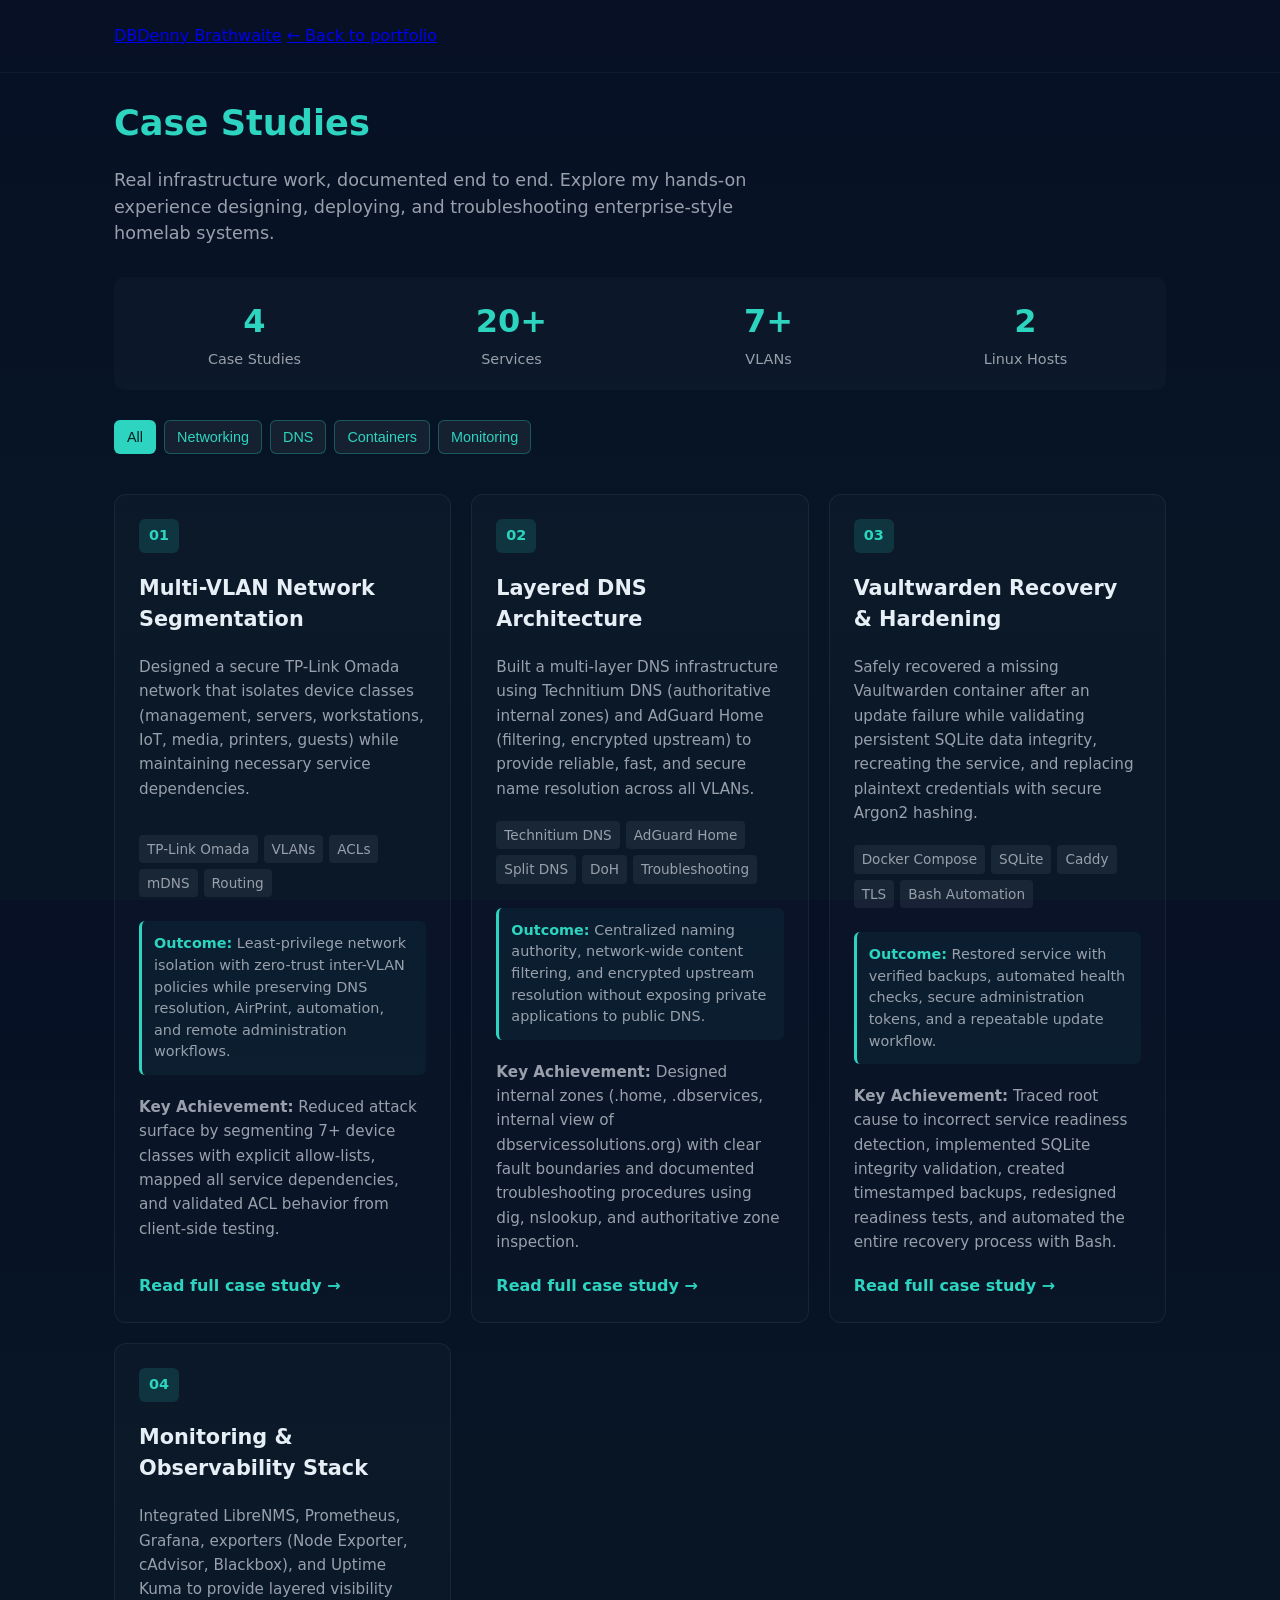
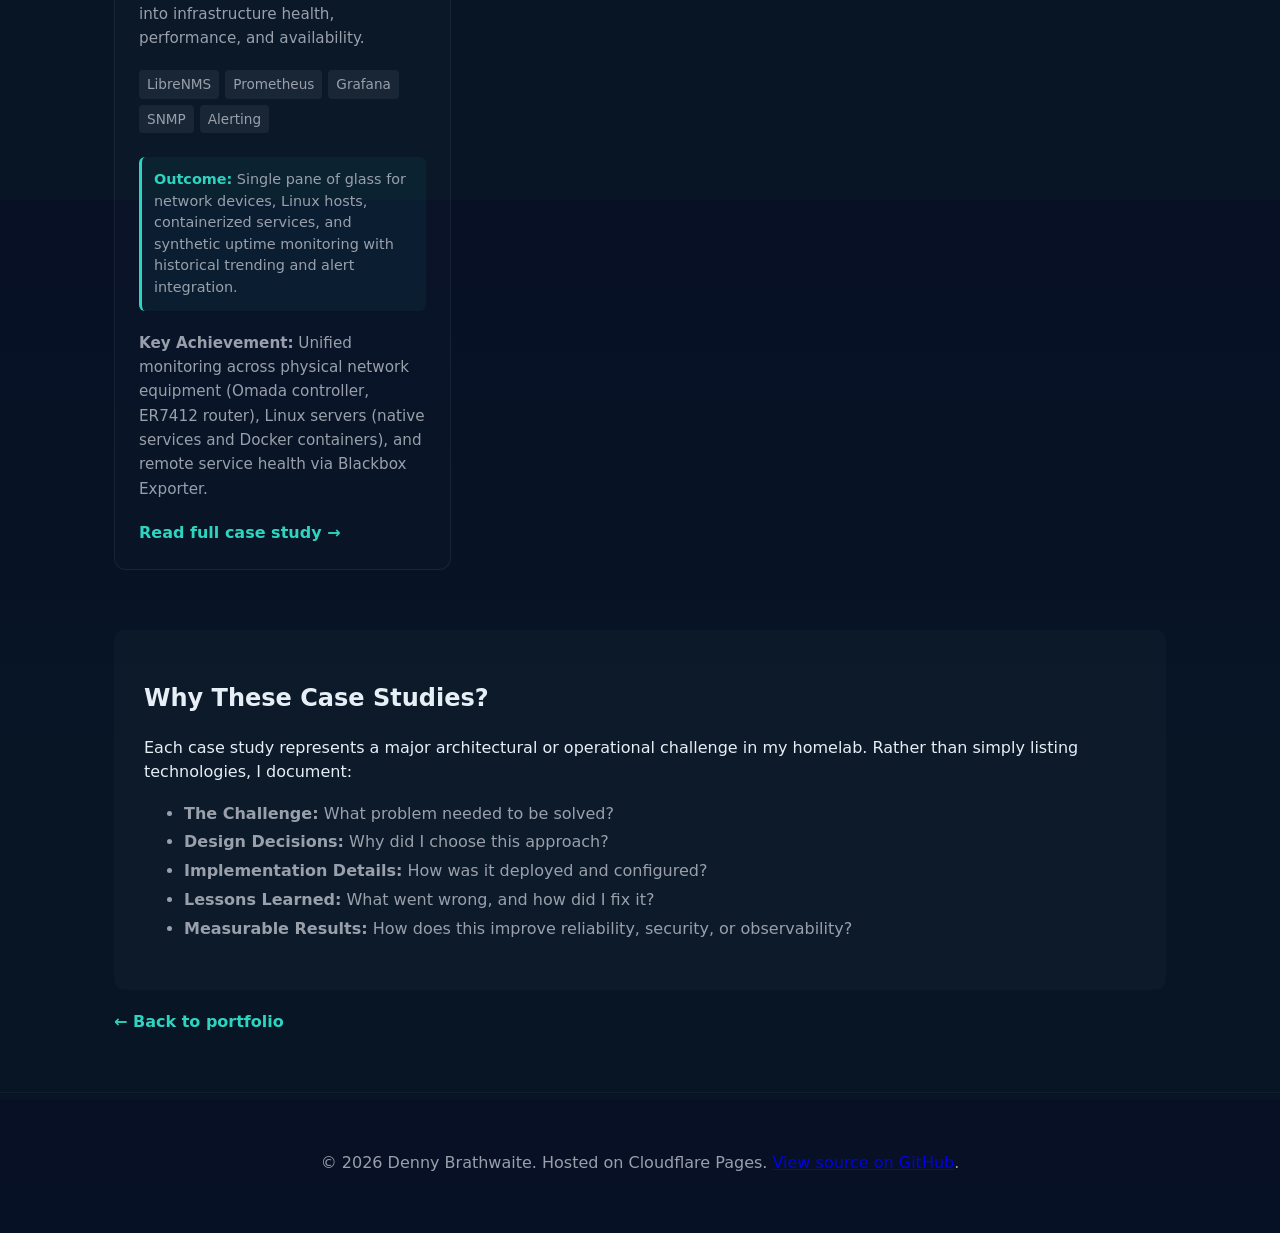
<file: case-studies.html>
<!doctype html>
<html lang="en">
<head>
  <meta charset="utf-8">
  <meta name="viewport" content="width=device-width, initial-scale=1">
  <meta name="theme-color" content="#071025">
  <title>Case Studies | Denny Brathwaite — Infrastructure Portfolio</title>
  <meta name="description" content="Explore real-world infrastructure case studies covering network segmentation, DNS architecture, container recovery, and monitoring stacks.">
  
  <!-- Open Graph / Social Sharing -->
  <meta property="og:type" content="website">
  <meta property="og:url" content="https://portfolio.dbservicessolutions.org/case-studies.html">
  <meta property="og:title" content="Case Studies | Denny Brathwaite">
  <meta property="og:description" content="Real infrastructure work documented end to end. Multi-VLAN networks, DNS architecture, container recovery, monitoring, and security hardening.">
  <meta property="og:image" content="https://portfolio.dbservicessolutions.org/assets/images/og-case-studies.jpg">
  <meta property="og:site_name" content="Denny Brathwaite Infrastructure Portfolio">
  
  <!-- Twitter Card -->
  <meta property="twitter:card" content="summary_large_image">
  <meta property="twitter:url" content="https://portfolio.dbservicessolutions.org/case-studies.html">
  <meta property="twitter:title" content="Case Studies | Denny Brathwaite">
  <meta property="twitter:description" content="Real infrastructure work: network segmentation, DNS architecture, container recovery, and monitoring.">
  <meta property="twitter:image" content="https://portfolio.dbservicessolutions.org/assets/images/og-case-studies.jpg">
  
  <!-- LinkedIn -->
  <meta property="linkedin:title" content="Infrastructure Case Studies | Denny Brathwaite">
  <meta property="linkedin:description" content="Multi-VLAN network design, layered DNS architecture, container recovery, and enterprise monitoring stacks.">
  
  <link rel="stylesheet" href="styles.css">
  <style>
    .case-studies-hero {
      margin-bottom: 40px;
    }
    
    .case-studies-hero h1 {
      font-size: 2.2rem;
      margin: 0 0 12px;
      color: var(--accent);
    }
    
    .case-studies-hero p {
      font-size: 1.1rem;
      color: var(--muted);
      max-width: 700px;
    }
    
    .filter-tags {
      display: flex;
      gap: 8px;
      flex-wrap: wrap;
      margin: 20px 0;
    }
    
    .filter-btn {
      background: rgba(255,255,255,0.06);
      border: 1px solid rgba(45,212,191,0.3);
      color: var(--accent);
      padding: 8px 12px;
      border-radius: 6px;
      cursor: pointer;
      font-size: 0.9rem;
      transition: all 0.18s ease;
    }
    
    .filter-btn:hover {
      background: rgba(45,212,191,0.1);
      border-color: var(--accent);
    }
    
    .filter-btn.active {
      background: var(--accent);
      color: #042024;
    }
    
    .case-grid {
      display: grid;
      grid-template-columns: repeat(auto-fit, minmax(320px, 1fr));
      gap: 20px;
      margin-top: 30px;
    }
    
    .case-card {
      background: linear-gradient(180deg, rgba(255,255,255,0.02), rgba(255,255,255,0.01));
      border: 1px solid rgba(255,255,255,0.06);
      border-radius: 12px;
      padding: 24px;
      transition: all 0.18s ease;
      display: flex;
      flex-direction: column;
    }
    
    .case-card:hover {
      border-color: rgba(45,212,191,0.3);
      box-shadow: 0 8px 24px rgba(45,212,191,0.1);
      transform: translateY(-2px);
    }
    
    .case-card .index {
      display: inline-block;
      background: rgba(45,212,191,0.15);
      color: var(--accent);
      padding: 6px 10px;
      border-radius: 6px;
      font-weight: 600;
      margin-bottom: 12px;
      align-self: flex-start;
      font-size: 0.9rem;
    }
    
    .case-card h3 {
      margin: 8px 0 12px;
      font-size: 1.3rem;
      color: var(--text);
    }
    
    .case-card p {
      color: var(--muted);
      font-size: 0.95rem;
      line-height: 1.6;
      flex-grow: 1;
      margin: 8px 0;
    }
    
    .case-card .outcome {
      background: rgba(45,212,191,0.05);
      padding: 12px;
      border-radius: 6px;
      border-left: 3px solid var(--accent);
      margin: 12px 0;
      font-size: 0.9rem;
    }
    
    .case-card .outcome strong {
      color: var(--accent);
    }
    
    .case-tags {
      display: flex;
      gap: 6px;
      flex-wrap: wrap;
      margin: 12px 0;
    }
    
    .tag {
      background: rgba(255,255,255,0.06);
      color: var(--muted);
      padding: 4px 8px;
      border-radius: 4px;
      font-size: 0.85rem;
      white-space: nowrap;
    }
    
    .case-link {
      display: inline-block;
      margin-top: 12px;
      color: var(--accent);
      text-decoration: none;
      font-weight: 600;
      transition: gap 0.18s ease;
    }
    
    .case-link:hover {
      text-decoration: underline;
    }
    
    .stats-row {
      display: grid;
      grid-template-columns: repeat(auto-fit, minmax(150px, 1fr));
      gap: 16px;
      margin: 30px 0;
      padding: 20px;
      background: rgba(255,255,255,0.02);
      border-radius: 10px;
    }
    
    .stat-item {
      text-align: center;
    }
    
    .stat-item .number {
      font-size: 2rem;
      font-weight: 700;
      color: var(--accent);
    }
    
    .stat-item .label {
      font-size: 0.9rem;
      color: var(--muted);
      margin-top: 4px;
    }
    
    .back-link {
      display: inline-block;
      margin-top: 20px;
      color: var(--accent);
      text-decoration: none;
      font-weight: 600;
    }
    
    .back-link:hover {
      text-decoration: underline;
    }
  </style>
</head>
<body>
  <a class="skip-link" href="#main">Skip to content</a>

  <header class="site-header">
    <nav class="nav container">
      <a class="brand" href="index.html"><span class="brand-mark">DB</span><span>Denny Brathwaite</span></a>
      <a href="index.html#projects">← Back to portfolio</a>
    </nav>
  </header>

  <main id="main" class="container">
    <section class="case-studies-hero">
      <h1>Case Studies</h1>
      <p>Real infrastructure work, documented end to end. Explore my hands-on experience designing, deploying, and troubleshooting enterprise-style homelab systems.</p>
      
      <div class="stats-row">
        <div class="stat-item">
          <div class="number">4</div>
          <div class="label">Case Studies</div>
        </div>
        <div class="stat-item">
          <div class="number">20+</div>
          <div class="label">Services</div>
        </div>
        <div class="stat-item">
          <div class="number">7+</div>
          <div class="label">VLANs</div>
        </div>
        <div class="stat-item">
          <div class="number">2</div>
          <div class="label">Linux Hosts</div>
        </div>
      </div>
      
      <div class="filter-tags">
        <button class="filter-btn active" data-filter="all">All</button>
        <button class="filter-btn" data-filter="networking">Networking</button>
        <button class="filter-btn" data-filter="dns">DNS</button>
        <button class="filter-btn" data-filter="containers">Containers</button>
        <button class="filter-btn" data-filter="monitoring">Monitoring</button>
      </div>
    </section>

    <section id="cases" class="case-grid">
      <!-- Case 01: Network Segmentation -->
      <article class="case-card" data-tags="networking">
        <span class="index">01</span>
        <h3>Multi-VLAN Network Segmentation</h3>
        <p>Designed a secure TP-Link Omada network that isolates device classes (management, servers, workstations, IoT, media, printers, guests) while maintaining necessary service dependencies.</p>
        
        <div class="case-tags">
          <span class="tag">TP-Link Omada</span>
          <span class="tag">VLANs</span>
          <span class="tag">ACLs</span>
          <span class="tag">mDNS</span>
          <span class="tag">Routing</span>
        </div>
        
        <div class="outcome">
          <strong>Outcome:</strong> Least-privilege network isolation with zero-trust inter-VLAN policies while preserving DNS resolution, AirPrint, automation, and remote administration workflows.
        </div>
        
        <p><strong>Key Achievement:</strong> Reduced attack surface by segmenting 7+ device classes with explicit allow-lists, mapped all service dependencies, and validated ACL behavior from client-side testing.</p>
        
        <a class="case-link" href="network-segmentation.html">Read full case study →</a>
      </article>

      <!-- Case 02: DNS Architecture -->
      <article class="case-card" data-tags="dns networking">
        <span class="index">02</span>
        <h3>Layered DNS Architecture</h3>
        <p>Built a multi-layer DNS infrastructure using Technitium DNS (authoritative internal zones) and AdGuard Home (filtering, encrypted upstream) to provide reliable, fast, and secure name resolution across all VLANs.</p>
        
        <div class="case-tags">
          <span class="tag">Technitium DNS</span>
          <span class="tag">AdGuard Home</span>
          <span class="tag">Split DNS</span>
          <span class="tag">DoH</span>
          <span class="tag">Troubleshooting</span>
        </div>
        
        <div class="outcome">
          <strong>Outcome:</strong> Centralized naming authority, network-wide content filtering, and encrypted upstream resolution without exposing private applications to public DNS.
        </div>
        
        <p><strong>Key Achievement:</strong> Designed internal zones (.home, .dbservices, internal view of dbservicessolutions.org) with clear fault boundaries and documented troubleshooting procedures using dig, nslookup, and authoritative zone inspection.</p>
        
        <a class="case-link" href="dns-architecture.html">Read full case study →</a>
      </article>

      <!-- Case 03: Vaultwarden Recovery -->
      <article class="case-card" data-tags="containers docker">
        <span class="index">03</span>
        <h3>Vaultwarden Recovery & Hardening</h3>
        <p>Safely recovered a missing Vaultwarden container after an update failure while validating persistent SQLite data integrity, recreating the service, and replacing plaintext credentials with secure Argon2 hashing.</p>
        
        <div class="case-tags">
          <span class="tag">Docker Compose</span>
          <span class="tag">SQLite</span>
          <span class="tag">Caddy</span>
          <span class="tag">TLS</span>
          <span class="tag">Bash Automation</span>
        </div>
        
        <div class="outcome">
          <strong>Outcome:</strong> Restored service with verified backups, automated health checks, secure administration tokens, and a repeatable update workflow.
        </div>
        
        <p><strong>Key Achievement:</strong> Traced root cause to incorrect service readiness detection, implemented SQLite integrity validation, created timestamped backups, redesigned readiness tests, and automated the entire recovery process with Bash.</p>
        
        <a class="case-link" href="vaultwarden-recovery.html">Read full case study →</a>
      </article>

      <!-- Case 04: Monitoring Stack -->
      <article class="case-card" data-tags="monitoring networking">
        <span class="index">04</span>
        <h3>Monitoring & Observability Stack</h3>
        <p>Integrated LibreNMS, Prometheus, Grafana, exporters (Node Exporter, cAdvisor, Blackbox), and Uptime Kuma to provide layered visibility into infrastructure health, performance, and availability.</p>
        
        <div class="case-tags">
          <span class="tag">LibreNMS</span>
          <span class="tag">Prometheus</span>
          <span class="tag">Grafana</span>
          <span class="tag">SNMP</span>
          <span class="tag">Alerting</span>
        </div>
        
        <div class="outcome">
          <strong>Outcome:</strong> Single pane of glass for network devices, Linux hosts, containerized services, and synthetic uptime monitoring with historical trending and alert integration.
        </div>
        
        <p><strong>Key Achievement:</strong> Unified monitoring across physical network equipment (Omada controller, ER7412 router), Linux servers (native services and Docker containers), and remote service health via Blackbox Exporter.</p>
        
        <a class="case-link" href="monitoring-stack.html">Read full case study →</a>
      </article>
    </section>

    <section style="margin-top: 60px; padding: 30px; background: rgba(255,255,255,0.02); border-radius: 10px;">
      <h2>Why These Case Studies?</h2>
      <p>Each case study represents a major architectural or operational challenge in my homelab. Rather than simply listing technologies, I document:</p>
      <ul style="color: var(--muted); line-height: 1.8;">
        <li><strong>The Challenge:</strong> What problem needed to be solved?</li>
        <li><strong>Design Decisions:</strong> Why did I choose this approach?</li>
        <li><strong>Implementation Details:</strong> How was it deployed and configured?</li>
        <li><strong>Lessons Learned:</strong> What went wrong, and how did I fix it?</li>
        <li><strong>Measurable Results:</strong> How does this improve reliability, security, or observability?</li>
      </ul>
    </section>

    <a class="back-link" href="index.html">← Back to portfolio</a>
  </main>

  <footer class="site-footer" role="contentinfo">
    <div class="container">
      <p>© <span id="year"></span> Denny Brathwaite. Hosted on Cloudflare Pages. <a href="https://github.com/MadHub2024/MadHub2024-homelab-infrastructure-portfolio" target="_blank" rel="noopener">View source on GitHub</a>.</p>
    </div>
  </footer>

  <script>
    document.addEventListener('DOMContentLoaded', function() {
      // Populate year
      const yearEl = document.getElementById('year');
      if (yearEl) yearEl.textContent = new Date().getFullYear();

      // Filter functionality
      const filterBtns = document.querySelectorAll('.filter-btn');
      const caseCards = document.querySelectorAll('.case-card');

      filterBtns.forEach(btn => {
        btn.addEventListener('click', () => {
          const filter = btn.getAttribute('data-filter');
          
          // Update active button
          filterBtns.forEach(b => b.classList.remove('active'));
          btn.classList.add('active');

          // Filter cards
          caseCards.forEach(card => {
            const tags = card.getAttribute('data-tags');
            if (filter === 'all' || tags.includes(filter)) {
              card.style.display = '';
              setTimeout(() => card.style.opacity = '1', 10);
            } else {
              card.style.opacity = '0.3';
              card.style.pointerEvents = 'none';
            }
          });
        });
      });
    });
  </script>
</body>
</html>
</file>
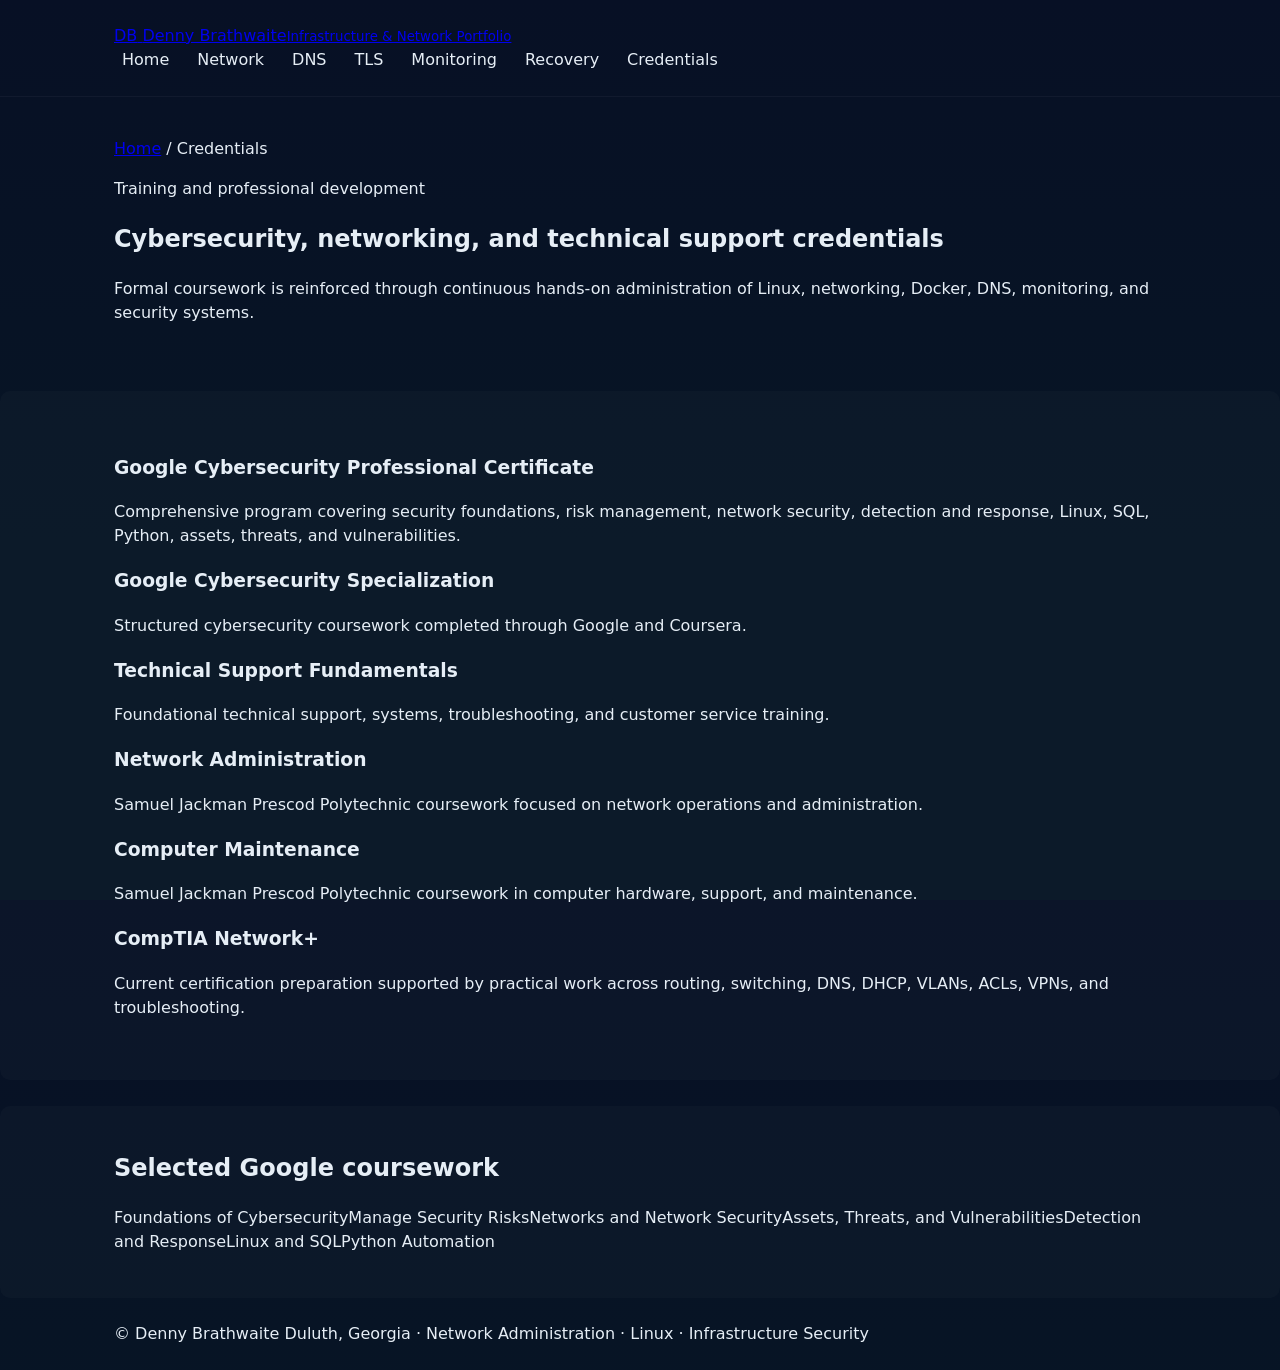
<file: certificates.html>
<!doctype html>
<html lang="en">
<head>
  <meta charset="utf-8">
  <meta name="viewport" content="width=device-width, initial-scale=1">
  <title>Credentials | Denny Brathwaite</title>
  <meta name="description" content="Cybersecurity, networking, and technical support credentials.">
  <link rel="stylesheet" href="styles.css">
</head>
<body>
<a class="skip-link" href="#main">Skip to content</a>

<header class="site-header">
  <div class="container nav-wrap">
    <a class="brand" href="index.html">
      <span class="brand-mark">DB</span>
      <span class="brand-copy">Denny Brathwaite<small>Infrastructure & Network Portfolio</small></span>
    </a>
    <button class="nav-toggle" aria-expanded="false" aria-label="Open navigation">Menu</button>
    <nav class="site-nav" aria-label="Primary">
      <ul>
        <li><a href="index.html">Home</a></li>
        <li><a href="network-segmentation.html">Network</a></li>
        <li><a href="dns-architecture.html">DNS</a></li>
        <li><a href="tls-architecture.html">TLS</a></li>
        <li><a href="monitoring-stack.html">Monitoring</a></li>
        <li><a href="vaultwarden-recovery.html">Recovery</a></li>
        <li><a href="certificates.html">Credentials</a></li>
      </ul>
    </nav>
  </div>
</header>

<main id="main">

<section class="page-hero container"><p class="breadcrumbs"><a href="index.html">Home</a> / Credentials</p><p class="eyebrow">Training and professional development</p><h1>Cybersecurity, networking, and technical support credentials</h1><p class="lead">Formal coursework is reinforced through continuous hands-on administration of Linux, networking, Docker, DNS, monitoring, and security systems.</p></section>
<section class="section"><div class="container"><div class="grid-3">
<article class="card"><h3>Google Cybersecurity Professional Certificate</h3><p>Comprehensive program covering security foundations, risk management, network security, detection and response, Linux, SQL, Python, assets, threats, and vulnerabilities.</p></article>
<article class="card"><h3>Google Cybersecurity Specialization</h3><p>Structured cybersecurity coursework completed through Google and Coursera.</p></article>
<article class="card"><h3>Technical Support Fundamentals</h3><p>Foundational technical support, systems, troubleshooting, and customer service training.</p></article>
<article class="card"><h3>Network Administration</h3><p>Samuel Jackman Prescod Polytechnic coursework focused on network operations and administration.</p></article>
<article class="card"><h3>Computer Maintenance</h3><p>Samuel Jackman Prescod Polytechnic coursework in computer hardware, support, and maintenance.</p></article>
<article class="card"><h3>CompTIA Network+</h3><p>Current certification preparation supported by practical work across routing, switching, DNS, DHCP, VLANs, ACLs, VPNs, and troubleshooting.</p></article>
</div></div></section>
<section class="section"><div class="container card"><h2>Selected Google coursework</h2><div class="tag-row"><span class="tag">Foundations of Cybersecurity</span><span class="tag">Manage Security Risks</span><span class="tag">Networks and Network Security</span><span class="tag">Assets, Threats, and Vulnerabilities</span><span class="tag">Detection and Response</span><span class="tag">Linux and SQL</span><span class="tag">Python Automation</span></div></div></section>

</main>

<footer class="footer">
  <div class="container footer-inner">
    <span>© <span data-year></span> Denny Brathwaite</span>
    <span>Duluth, Georgia · Network Administration · Linux · Infrastructure Security</span>
  </div>
</footer>
<script src="script.js"></script>

</body>
</html>
</file>
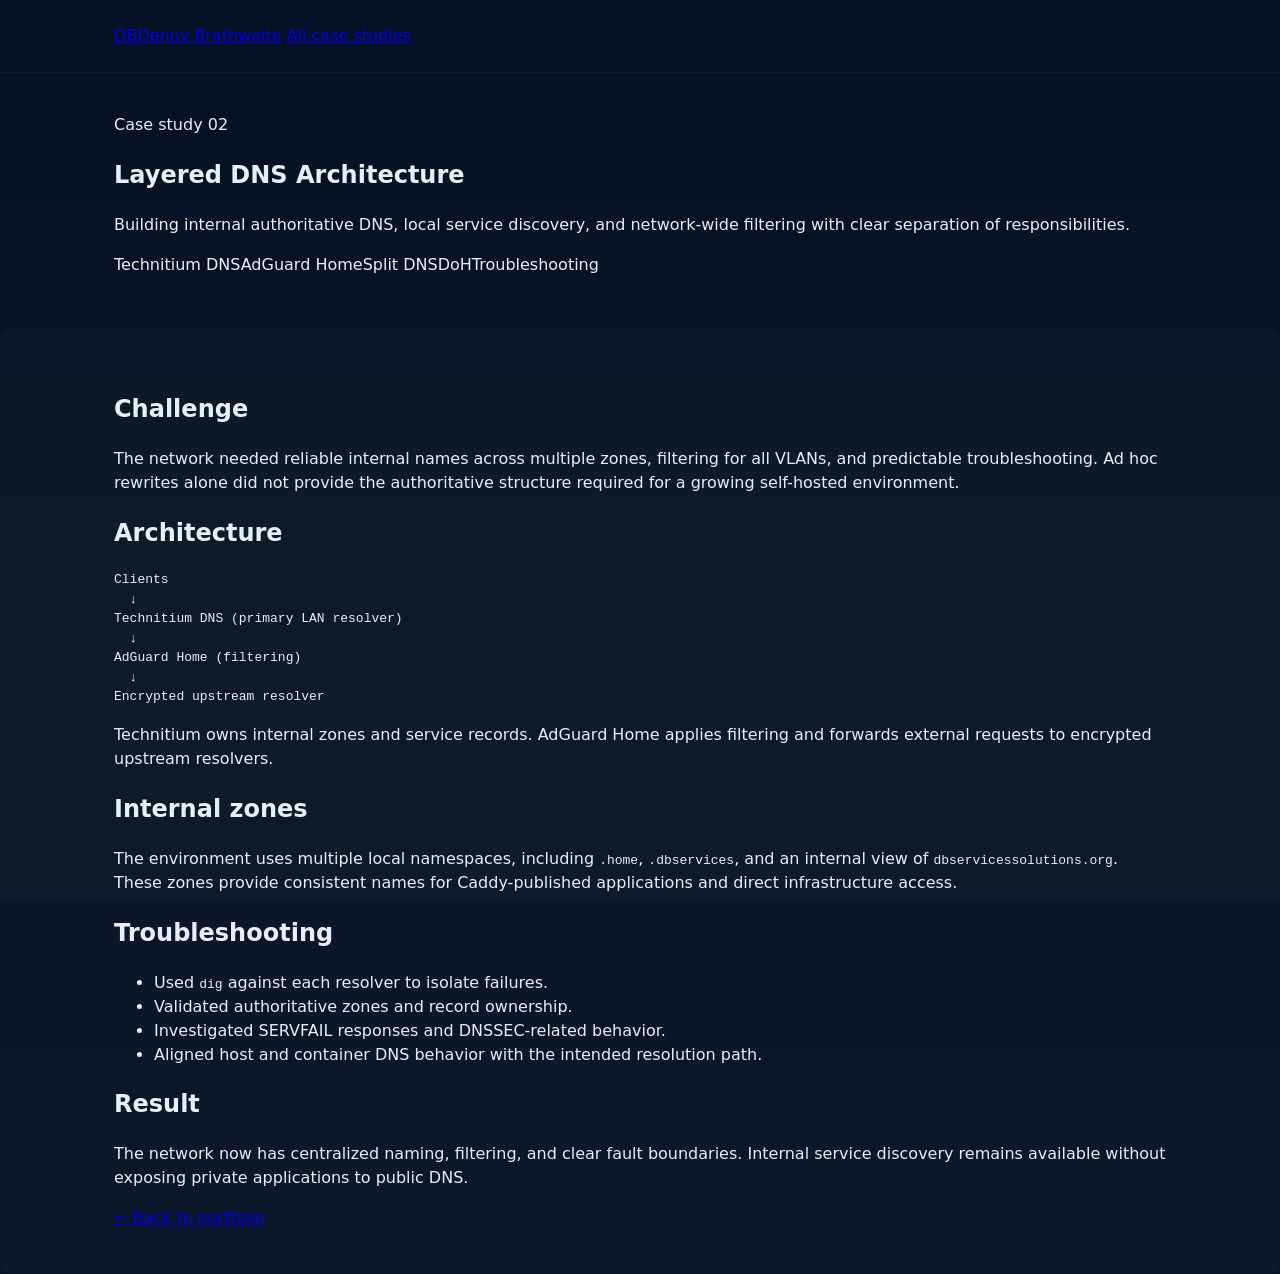
<file: dns-architecture.html>
<!doctype html>
<html lang="en">
<head>
  <meta charset="utf-8">
  <meta name="viewport" content="width=device-width, initial-scale=1">
  <title>Layered DNS Architecture | Denny Brathwaite</title>
  <link rel="stylesheet" href="../styles.css">
</head>
<body>
  <header class="site-header">
    <nav class="nav container">
      <a class="brand" href="../index.html"><span class="brand-mark">DB</span><span>Denny Brathwaite</span></a>
      <a href="../index.html#projects">All case studies</a>
    </nav>
  </header>
  <main>
    <section class="case-hero">
      <div class="container case-body">
        <p class="eyebrow">Case study 02</p>
        <h1>Layered DNS Architecture</h1>
        <p class="hero-copy">Building internal authoritative DNS, local service discovery, and network-wide filtering with clear separation of responsibilities.</p>
        <div class="case-meta"><span class="tag">Technitium DNS</span><span class="tag">AdGuard Home</span><span class="tag">Split DNS</span><span class="tag">DoH</span><span class="tag">Troubleshooting</span></div>
      </div>
    </section>
    <section class="section">
      <article class="container case-body">
        <h2>Challenge</h2>
<p>The network needed reliable internal names across multiple zones, filtering for all VLANs, and predictable troubleshooting. Ad hoc rewrites alone did not provide the authoritative structure required for a growing self-hosted environment.</p>
<h2>Architecture</h2>
<pre>Clients
  ↓
Technitium DNS (primary LAN resolver)
  ↓
AdGuard Home (filtering)
  ↓
Encrypted upstream resolver</pre>
<p>Technitium owns internal zones and service records. AdGuard Home applies filtering and forwards external requests to encrypted upstream resolvers.</p>
<h2>Internal zones</h2>
<p>The environment uses multiple local namespaces, including <code>.home</code>, <code>.dbservices</code>, and an internal view of <code>dbservicessolutions.org</code>. These zones provide consistent names for Caddy-published applications and direct infrastructure access.</p>
<h2>Troubleshooting</h2>
<ul><li>Used <code>dig</code> against each resolver to isolate failures.</li><li>Validated authoritative zones and record ownership.</li><li>Investigated SERVFAIL responses and DNSSEC-related behavior.</li><li>Aligned host and container DNS behavior with the intended resolution path.</li></ul>
<h2>Result</h2>
<p>The network now has centralized naming, filtering, and clear fault boundaries. Internal service discovery remains available without exposing private applications to public DNS.</p>

        <a class="back-link" href="../index.html#projects">← Back to portfolio</a>
      </article>
    </section>
  </main>
</body>
</html>
</file>
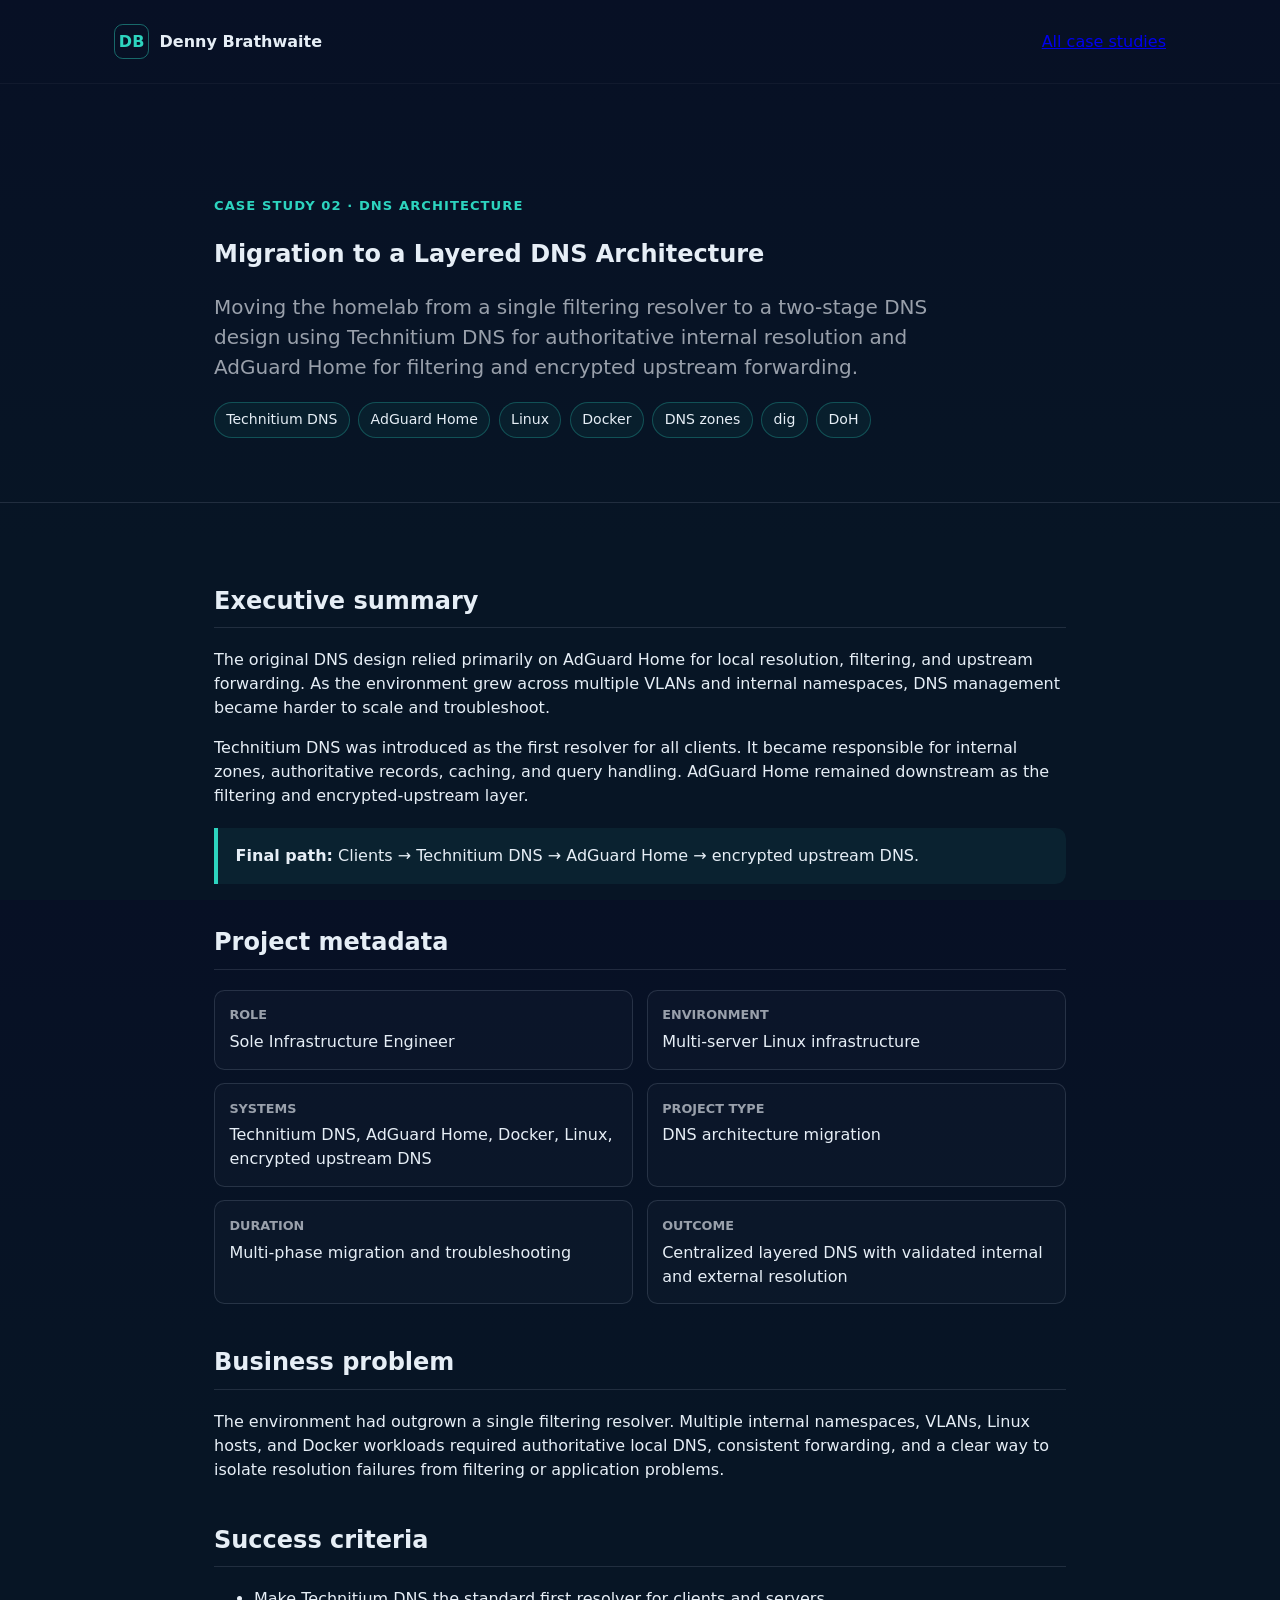
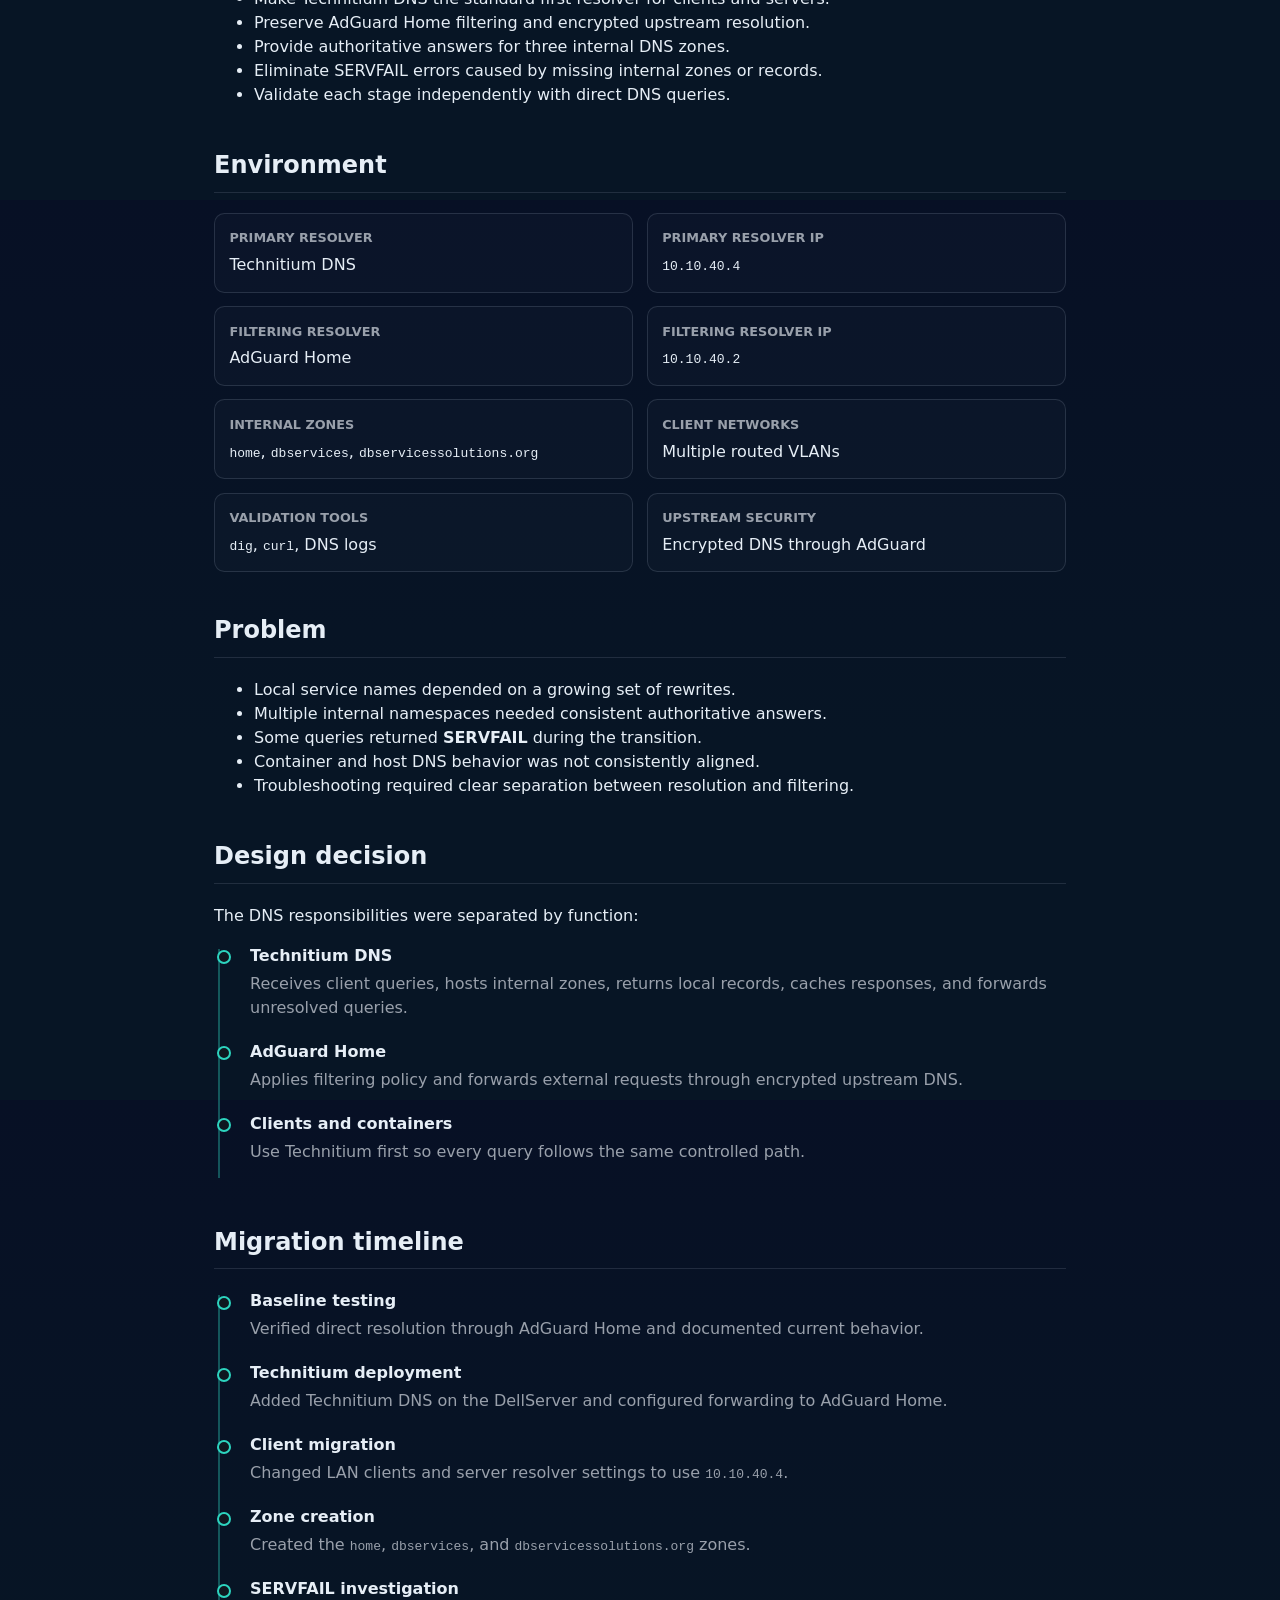
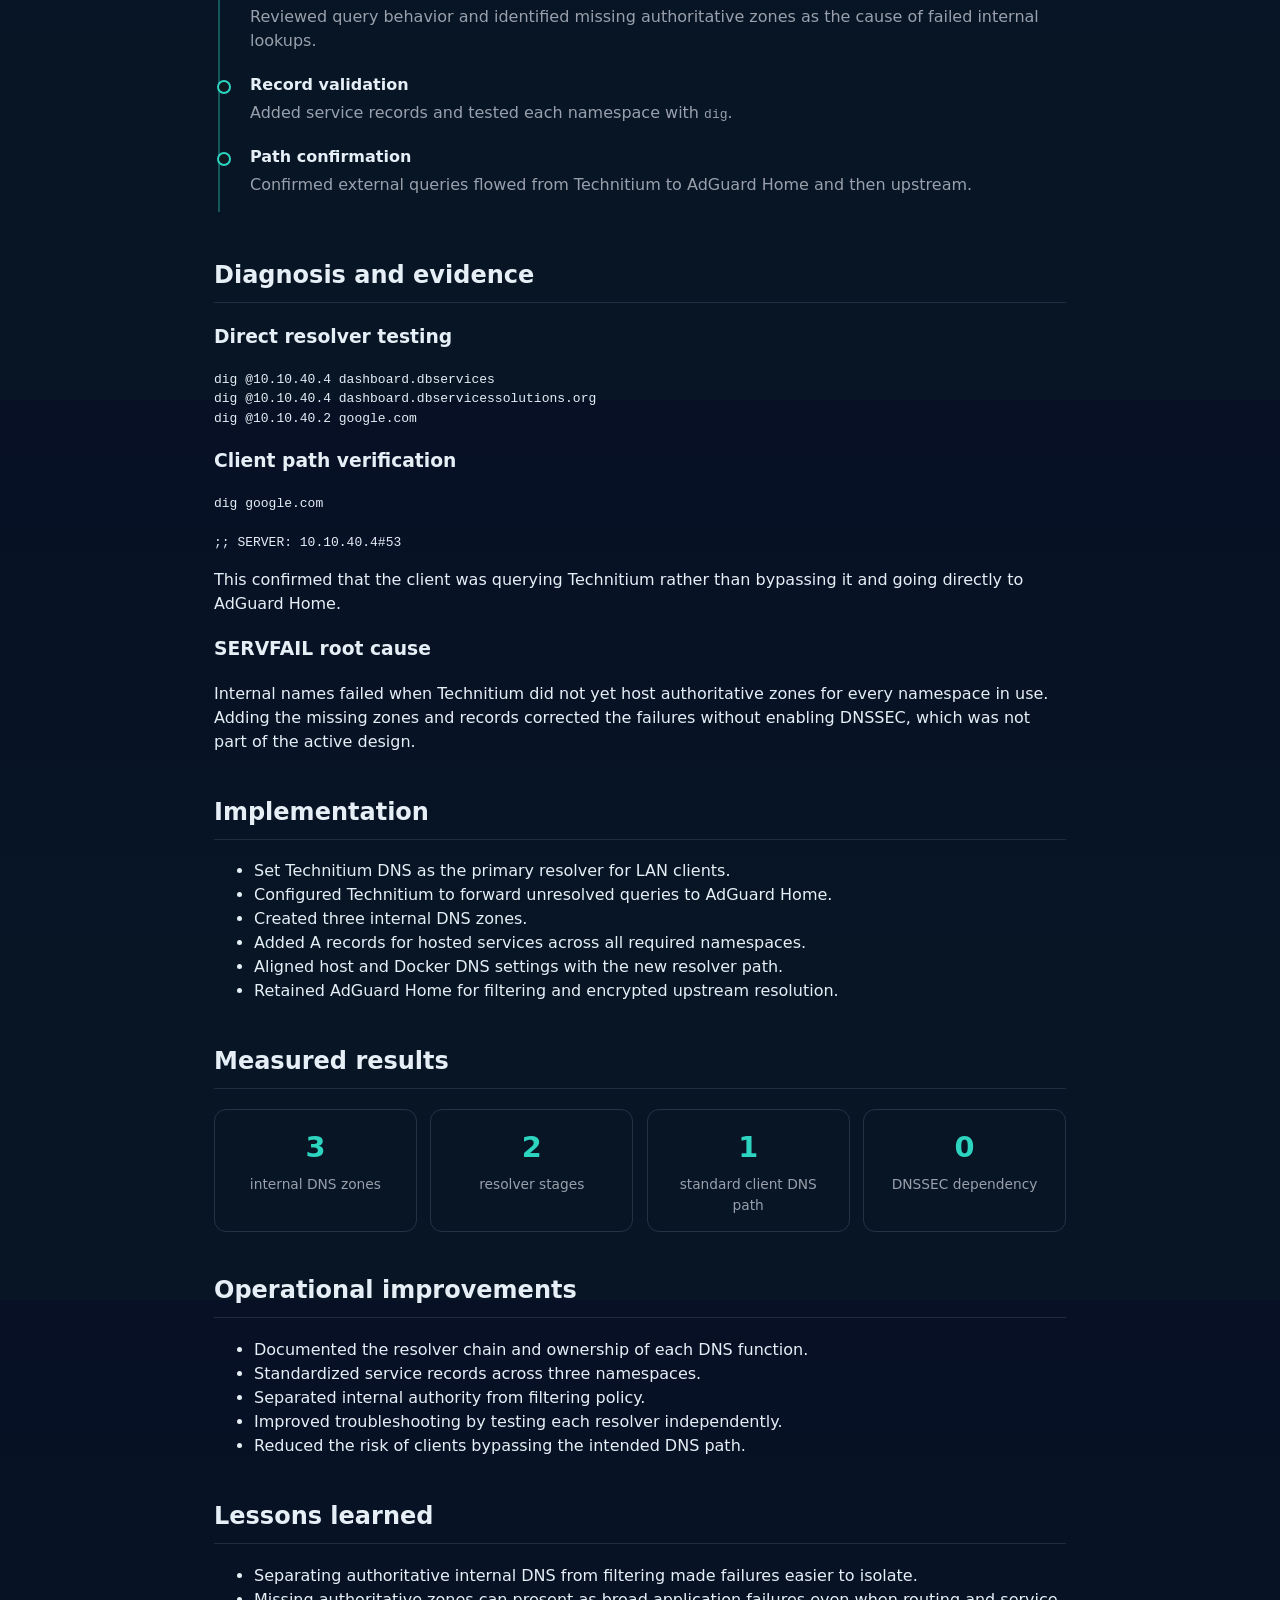
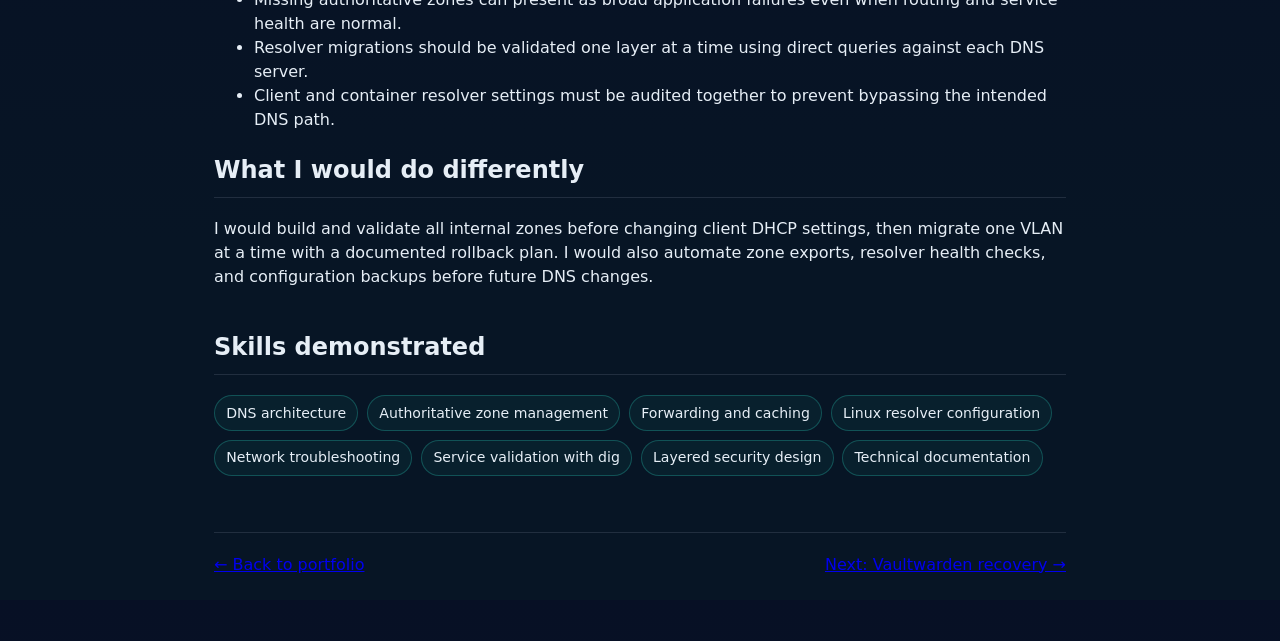
<file: dns-migration.html>
<!doctype html>
<html lang="en">
<head>
  <meta charset="utf-8">
  <meta name="viewport" content="width=device-width, initial-scale=1">
  <title>Layered DNS Migration Case Study | Denny Brathwaite</title>
  <meta
    name="description"
    content="Case study documenting the migration to a layered Technitium DNS and AdGuard Home architecture."
  >
  <link rel="stylesheet" href="styles.css">
</head>
<body>
  <a class="skip-link" href="#main">Skip to case study</a>

  <header class="site-header">
    <div class="container incident-nav">
      <a class="incident-brand" href="index.html">
        <span aria-hidden="true">DB</span>
        <span>Denny Brathwaite</span>
      </a>
      <nav aria-label="Case study navigation">
        <a href="index.html#case-studies">All case studies</a>
      </nav>
    </div>
  </header>

  <main id="main">
    <section class="incident-hero">
      <div class="container incident-container">
        <p class="incident-eyebrow">Case Study 02 · DNS Architecture</p>
        <h1>Migration to a Layered DNS Architecture</h1>
        <p class="incident-lead">
          Moving the homelab from a single filtering resolver to a two-stage
          DNS design using Technitium DNS for authoritative internal resolution
          and AdGuard Home for filtering and encrypted upstream forwarding.
        </p>

        <div class="incident-tags" aria-label="Technologies used">
          <span>Technitium DNS</span>
          <span>AdGuard Home</span>
          <span>Linux</span>
          <span>Docker</span>
          <span>DNS zones</span>
          <span>dig</span>
          <span>DoH</span>
        </div>
      </div>
    </section>

    <article class="container incident-container incident-report">
      <section>
        <h2>Executive summary</h2>
        <p>
          The original DNS design relied primarily on AdGuard Home for local
          resolution, filtering, and upstream forwarding. As the environment
          grew across multiple VLANs and internal namespaces, DNS management
          became harder to scale and troubleshoot.
        </p>

        <p>
          Technitium DNS was introduced as the first resolver for all clients.
          It became responsible for internal zones, authoritative records,
          caching, and query handling. AdGuard Home remained downstream as the
          filtering and encrypted-upstream layer.
        </p>

        <div class="incident-callout">
          <strong>Final path:</strong>
          Clients → Technitium DNS → AdGuard Home → encrypted upstream DNS.
        </div>
      </section>

      <!-- PROJECT-CONTEXT:START -->
      <section>
        <h2>Project metadata</h2>
        <dl class="incident-facts">
          <div><dt>Role</dt><dd>Sole Infrastructure Engineer</dd></div>
          <div><dt>Environment</dt><dd>Multi-server Linux infrastructure</dd></div>
          <div><dt>Systems</dt><dd>Technitium DNS, AdGuard Home, Docker, Linux, encrypted upstream DNS</dd></div>
          <div><dt>Project type</dt><dd>DNS architecture migration</dd></div>
          <div><dt>Duration</dt><dd>Multi-phase migration and troubleshooting</dd></div>
          <div><dt>Outcome</dt><dd>Centralized layered DNS with validated internal and external resolution</dd></div>
        </dl>
      </section>

      <section>
        <h2>Business problem</h2>
        <p>
          The environment had outgrown a single filtering resolver. Multiple
          internal namespaces, VLANs, Linux hosts, and Docker workloads required
          authoritative local DNS, consistent forwarding, and a clear way to
          isolate resolution failures from filtering or application problems.
        </p>
      </section>

      <section>
        <h2>Success criteria</h2>
        <ul>
          <li>Make Technitium DNS the standard first resolver for clients and servers.</li>
          <li>Preserve AdGuard Home filtering and encrypted upstream resolution.</li>
          <li>Provide authoritative answers for three internal DNS zones.</li>
          <li>Eliminate SERVFAIL errors caused by missing internal zones or records.</li>
          <li>Validate each stage independently with direct DNS queries.</li>
        </ul>
      </section>
      <!-- PROJECT-CONTEXT:END -->

      <section>
        <h2>Environment</h2>
        <dl class="incident-facts">
          <div><dt>Primary resolver</dt><dd>Technitium DNS</dd></div>
          <div><dt>Primary resolver IP</dt><dd><code>10.10.40.4</code></dd></div>
          <div><dt>Filtering resolver</dt><dd>AdGuard Home</dd></div>
          <div><dt>Filtering resolver IP</dt><dd><code>10.10.40.2</code></dd></div>
          <div><dt>Internal zones</dt><dd><code>home</code>, <code>dbservices</code>, <code>dbservicessolutions.org</code></dd></div>
          <div><dt>Client networks</dt><dd>Multiple routed VLANs</dd></div>
          <div><dt>Validation tools</dt><dd><code>dig</code>, <code>curl</code>, DNS logs</dd></div>
          <div><dt>Upstream security</dt><dd>Encrypted DNS through AdGuard</dd></div>
        </dl>
      </section>

      <section>
        <h2>Problem</h2>
        <ul>
          <li>Local service names depended on a growing set of rewrites.</li>
          <li>Multiple internal namespaces needed consistent authoritative answers.</li>
          <li>Some queries returned <strong>SERVFAIL</strong> during the transition.</li>
          <li>Container and host DNS behavior was not consistently aligned.</li>
          <li>Troubleshooting required clear separation between resolution and filtering.</li>
        </ul>
      </section>

      <section>
        <h2>Design decision</h2>
        <p>
          The DNS responsibilities were separated by function:
        </p>

        <ol class="incident-timeline">
          <li>
            <strong>Technitium DNS</strong>
            <span>
              Receives client queries, hosts internal zones, returns local
              records, caches responses, and forwards unresolved queries.
            </span>
          </li>
          <li>
            <strong>AdGuard Home</strong>
            <span>
              Applies filtering policy and forwards external requests through
              encrypted upstream DNS.
            </span>
          </li>
          <li>
            <strong>Clients and containers</strong>
            <span>
              Use Technitium first so every query follows the same controlled path.
            </span>
          </li>
        </ol>
      </section>

      <section>
        <h2>Migration timeline</h2>
        <ol class="incident-timeline">
          <li><strong>Baseline testing</strong><span>Verified direct resolution through AdGuard Home and documented current behavior.</span></li>
          <li><strong>Technitium deployment</strong><span>Added Technitium DNS on the DellServer and configured forwarding to AdGuard Home.</span></li>
          <li><strong>Client migration</strong><span>Changed LAN clients and server resolver settings to use <code>10.10.40.4</code>.</span></li>
          <li><strong>Zone creation</strong><span>Created the <code>home</code>, <code>dbservices</code>, and <code>dbservicessolutions.org</code> zones.</span></li>
          <li><strong>SERVFAIL investigation</strong><span>Reviewed query behavior and identified missing authoritative zones as the cause of failed internal lookups.</span></li>
          <li><strong>Record validation</strong><span>Added service records and tested each namespace with <code>dig</code>.</span></li>
          <li><strong>Path confirmation</strong><span>Confirmed external queries flowed from Technitium to AdGuard Home and then upstream.</span></li>
        </ol>
      </section>

      <section>
        <h2>Diagnosis and evidence</h2>

        <h3>Direct resolver testing</h3>
        <pre><code>dig @10.10.40.4 dashboard.dbservices
dig @10.10.40.4 dashboard.dbservicessolutions.org
dig @10.10.40.2 google.com</code></pre>

        <h3>Client path verification</h3>
        <pre><code>dig google.com

;; SERVER: 10.10.40.4#53</code></pre>

        <p>
          This confirmed that the client was querying Technitium rather than
          bypassing it and going directly to AdGuard Home.
        </p>

        <h3>SERVFAIL root cause</h3>
        <p>
          Internal names failed when Technitium did not yet host authoritative
          zones for every namespace in use. Adding the missing zones and records
          corrected the failures without enabling DNSSEC, which was not part of
          the active design.
        </p>
      </section>

      <section>
        <h2>Implementation</h2>
        <ul>
          <li>Set Technitium DNS as the primary resolver for LAN clients.</li>
          <li>Configured Technitium to forward unresolved queries to AdGuard Home.</li>
          <li>Created three internal DNS zones.</li>
          <li>Added A records for hosted services across all required namespaces.</li>
          <li>Aligned host and Docker DNS settings with the new resolver path.</li>
          <li>Retained AdGuard Home for filtering and encrypted upstream resolution.</li>
        </ul>
      </section>

      <section>
        <h2>Measured results</h2>
        <div class="incident-results">
          <article><strong>3</strong><span>internal DNS zones</span></article>
          <article><strong>2</strong><span>resolver stages</span></article>
          <article><strong>1</strong><span>standard client DNS path</span></article>
          <article><strong>0</strong><span>DNSSEC dependency</span></article>
        </div>
      </section>

      <section>
        <h2>Operational improvements</h2>
        <ul>
          <li>Documented the resolver chain and ownership of each DNS function.</li>
          <li>Standardized service records across three namespaces.</li>
          <li>Separated internal authority from filtering policy.</li>
          <li>Improved troubleshooting by testing each resolver independently.</li>
          <li>Reduced the risk of clients bypassing the intended DNS path.</li>
        </ul>
      </section>
      <!-- REFLECTION-SECTION:START -->
      <section>
        <h2>Lessons learned</h2>
        <ul>
          <li>Separating authoritative internal DNS from filtering made failures easier to isolate.</li>
          <li>Missing authoritative zones can present as broad application failures even when routing and service health are normal.</li>
          <li>Resolver migrations should be validated one layer at a time using direct queries against each DNS server.</li>
          <li>Client and container resolver settings must be audited together to prevent bypassing the intended DNS path.</li>
        </ul>

        <h2>What I would do differently</h2>
        <p>
          I would build and validate all internal zones before changing client
          DHCP settings, then migrate one VLAN at a time with a documented
          rollback plan. I would also automate zone exports, resolver health
          checks, and configuration backups before future DNS changes.
        </p>
      </section>
      <!-- REFLECTION-SECTION:END -->



      <section>
        <h2>Skills demonstrated</h2>
        <ul class="incident-skills">
          <li>DNS architecture</li>
          <li>Authoritative zone management</li>
          <li>Forwarding and caching</li>
          <li>Linux resolver configuration</li>
          <li>Network troubleshooting</li>
          <li>Service validation with dig</li>
          <li>Layered security design</li>
          <li>Technical documentation</li>
        </ul>
      </section>

      <nav class="incident-footer-nav" aria-label="Case study navigation">
        <a href="index.html#case-studies">← Back to portfolio</a>
        <a href="vaultwarden-recovery.html">Next: Vaultwarden recovery →</a>
      </nav>
    </article>
  </main>
</body>
</html>
</file>
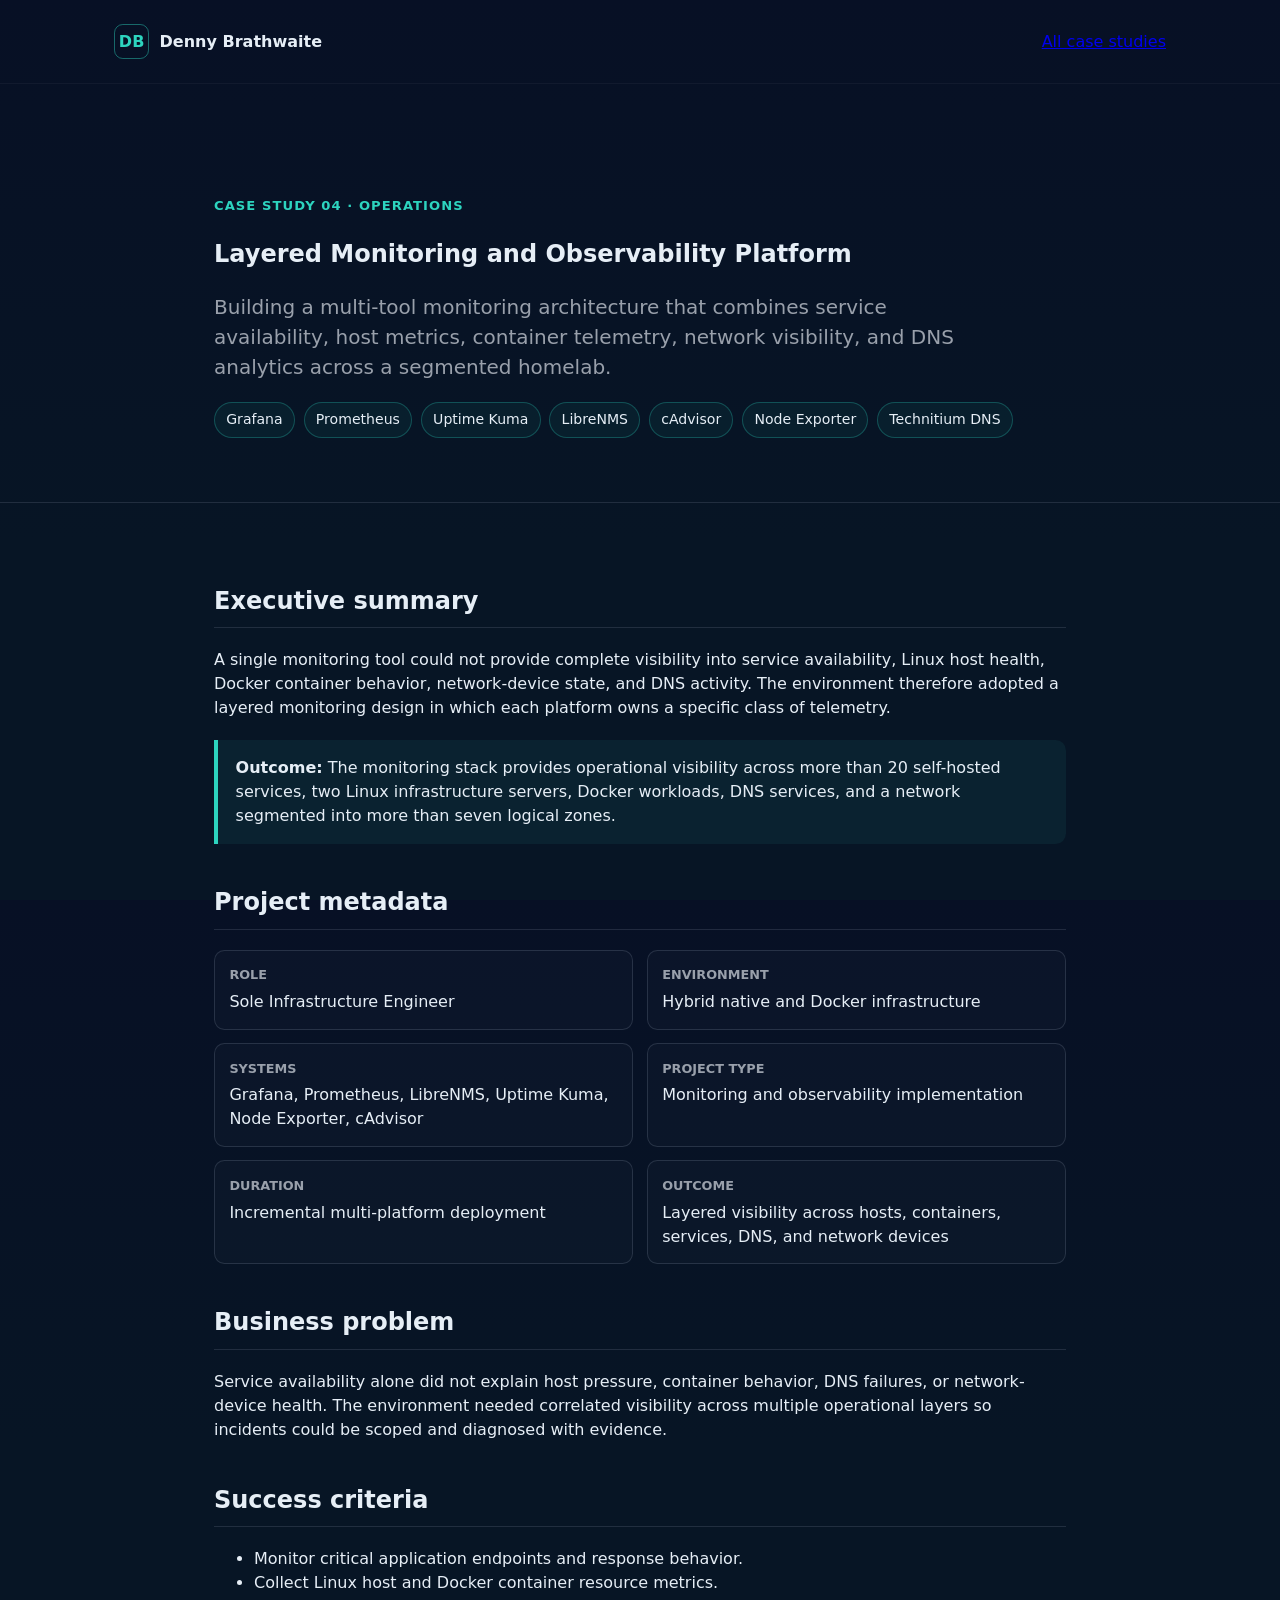
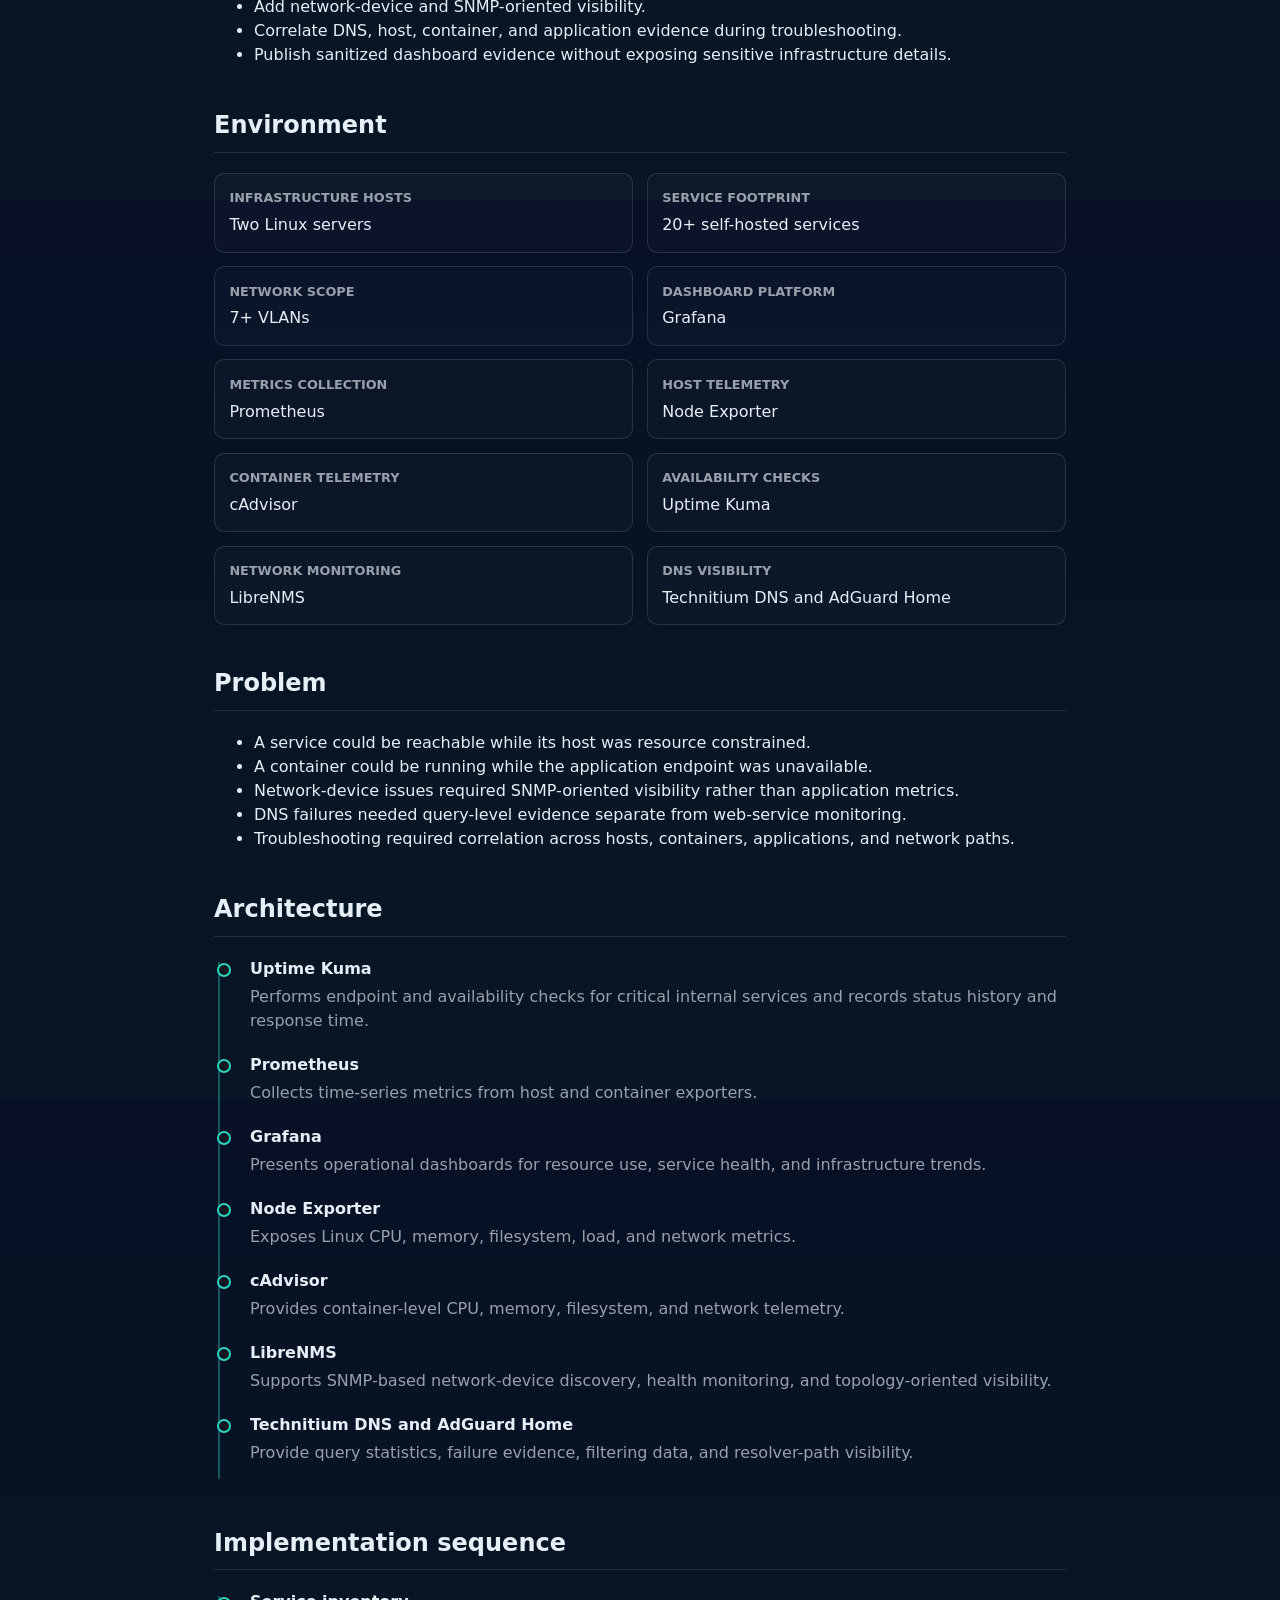
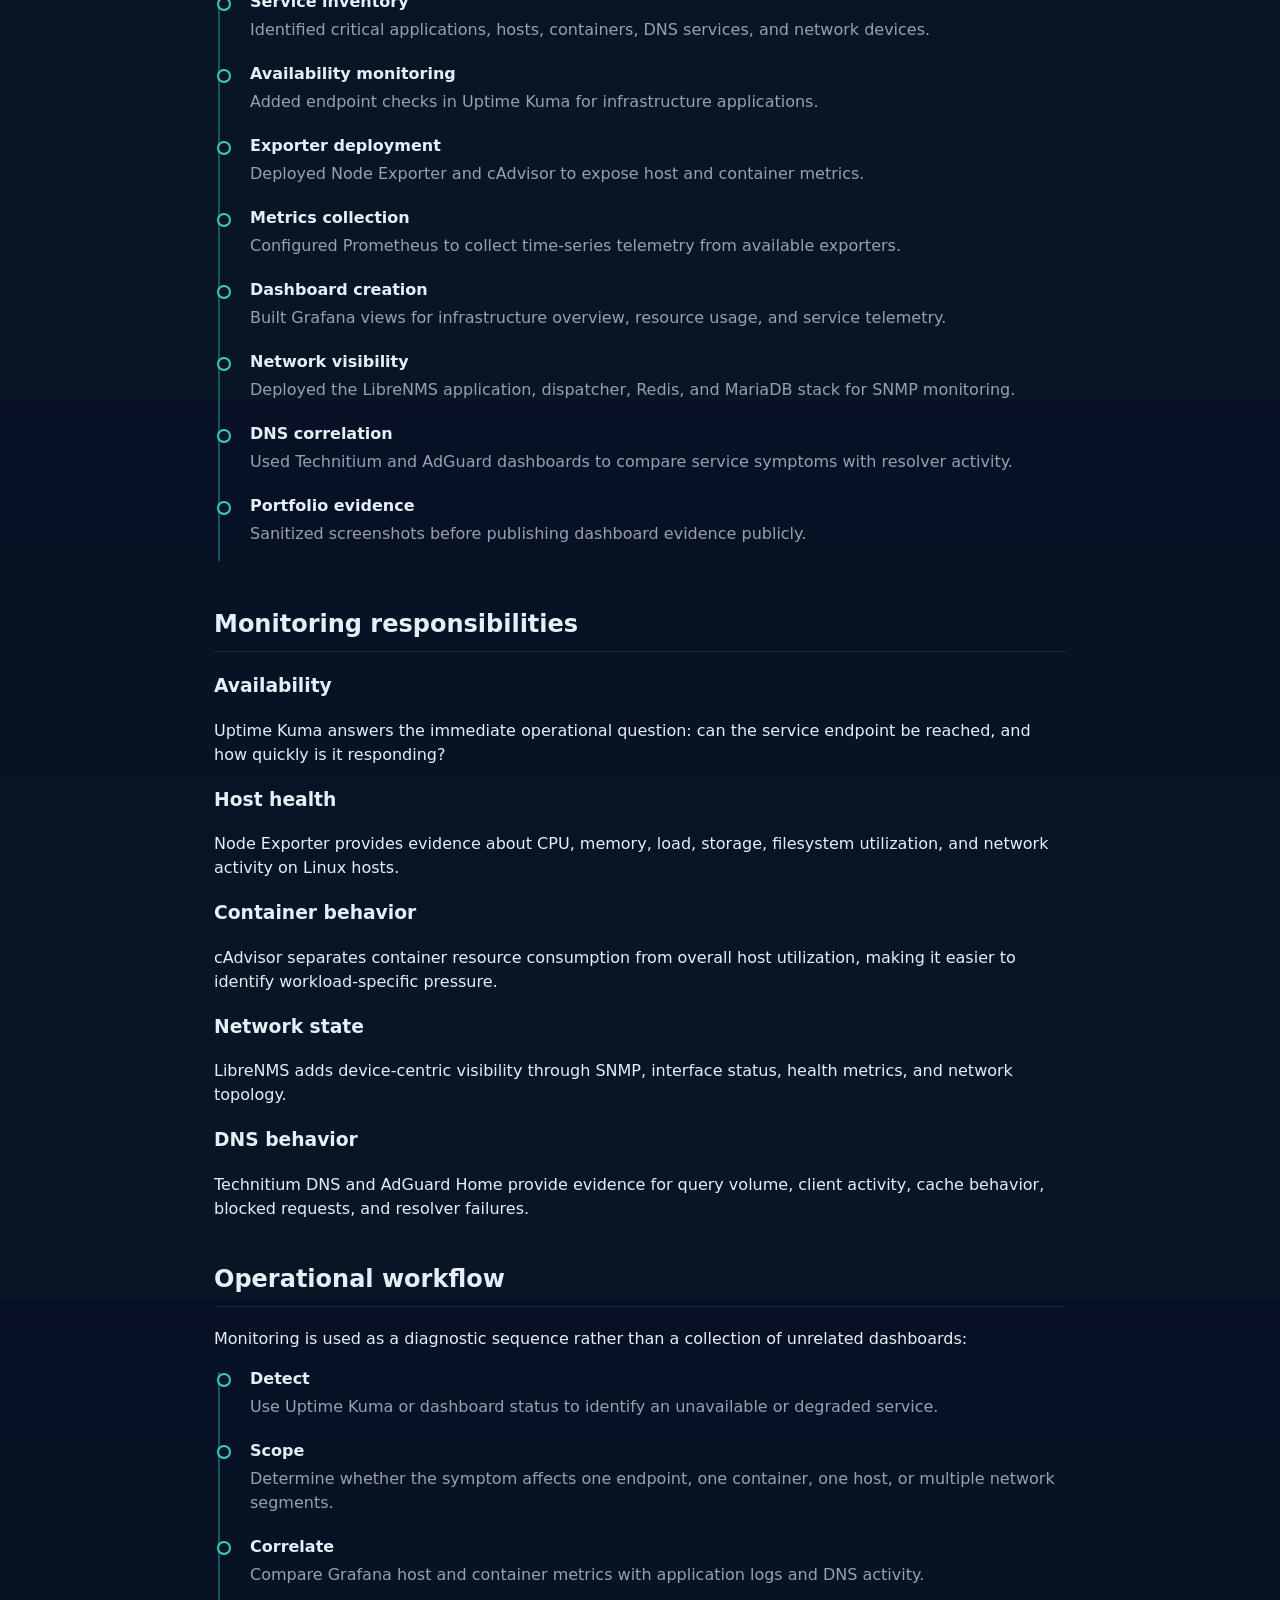
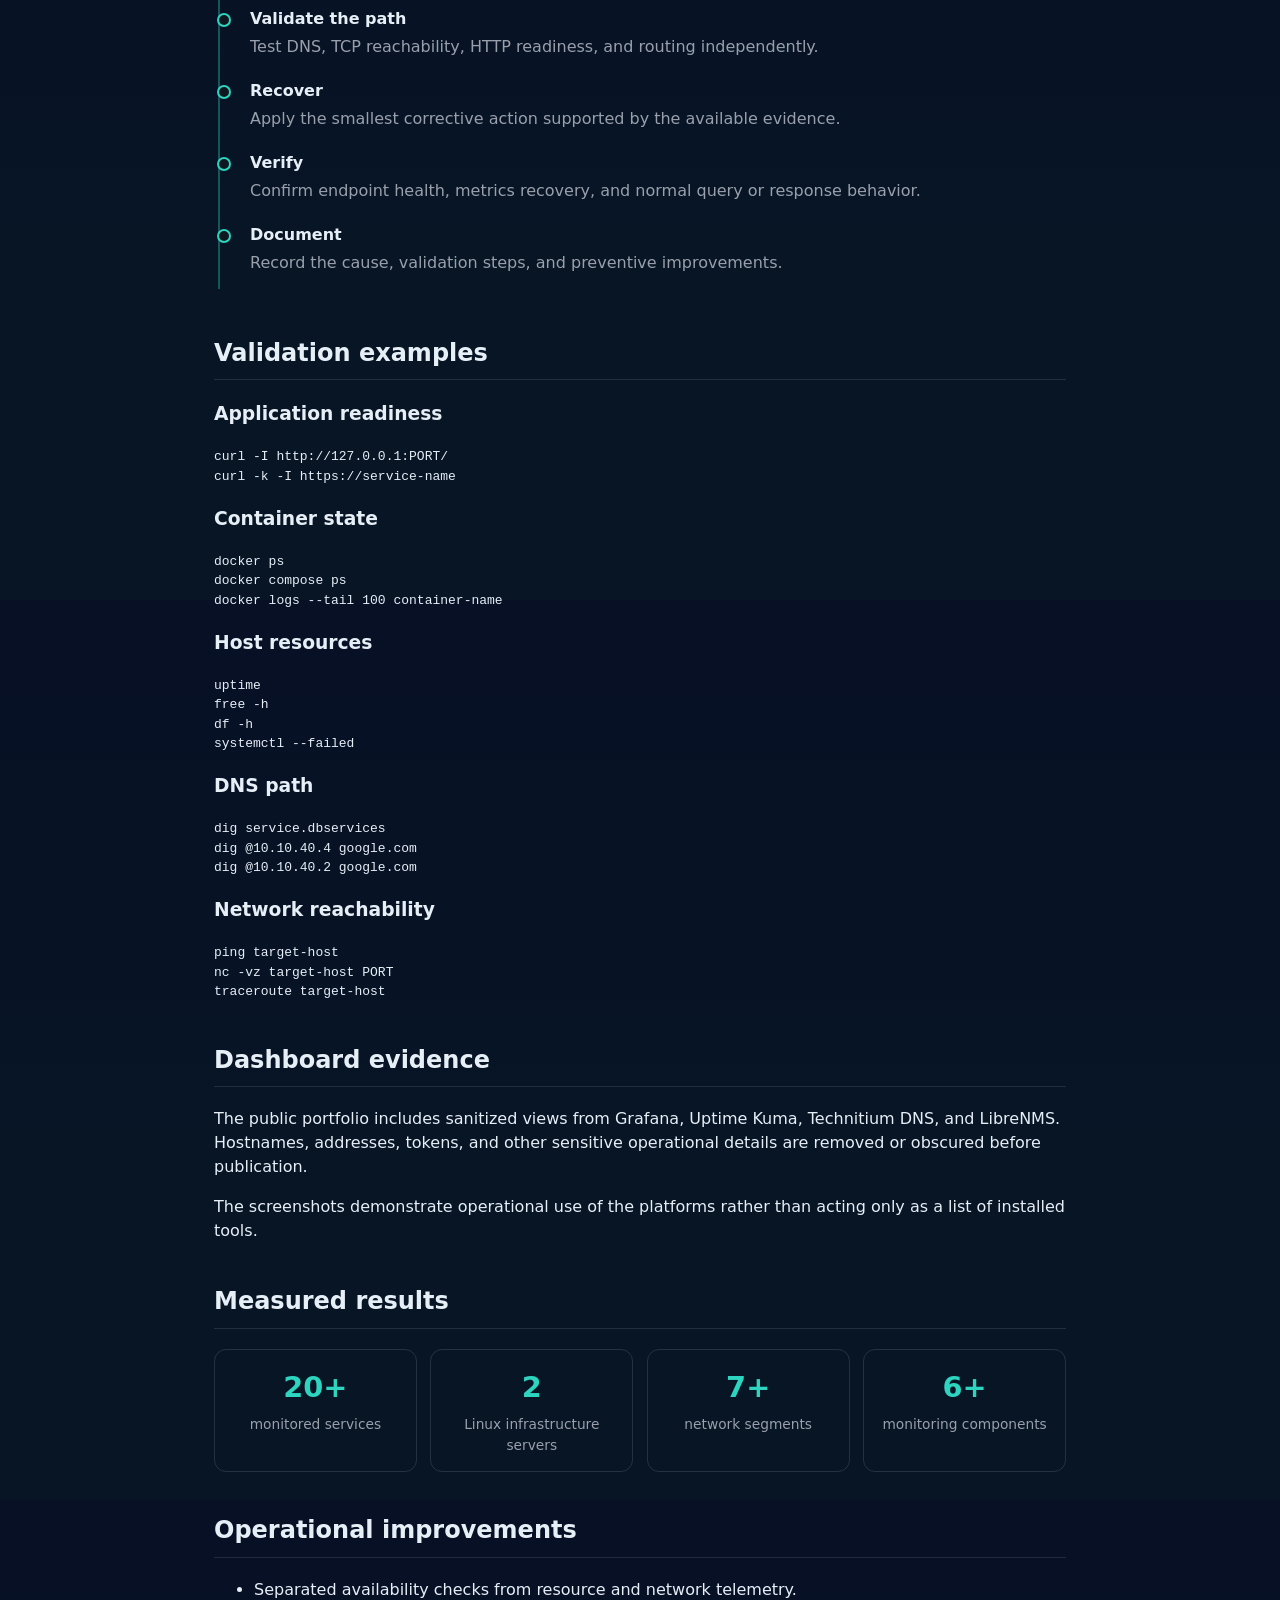
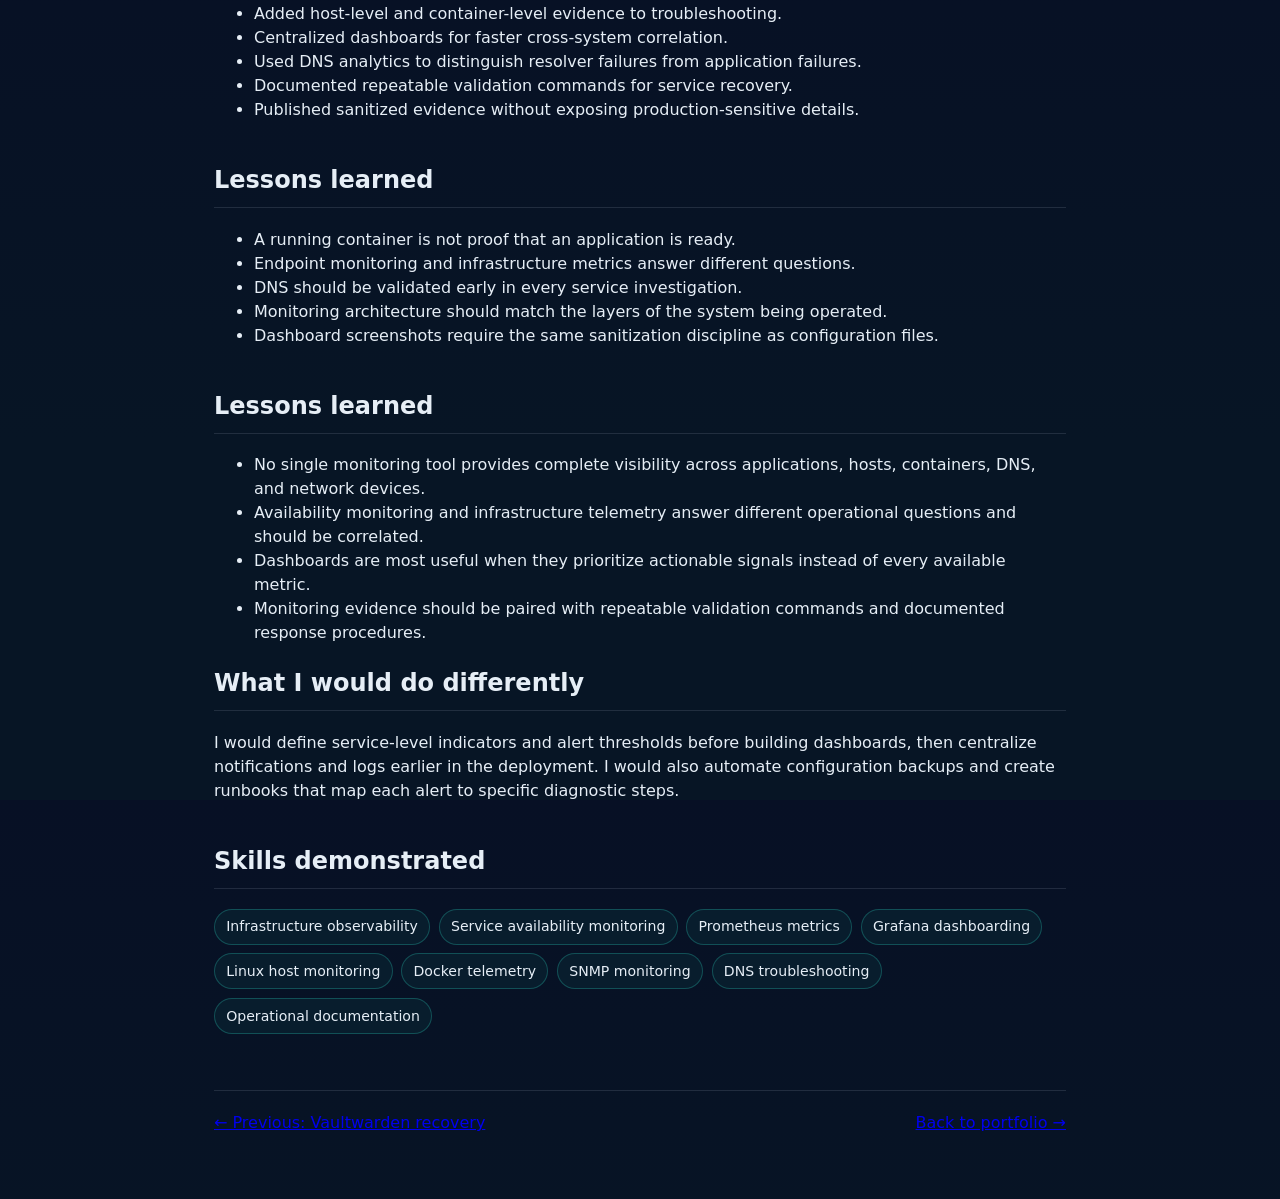
<file: monitoring-platform.html>
<!doctype html>
<html lang="en">
<head>
  <meta charset="utf-8">
  <meta name="viewport" content="width=device-width, initial-scale=1">
  <title>Monitoring and Observability Platform | Denny Brathwaite</title>
  <meta
    name="description"
    content="Case study documenting a layered monitoring and observability platform using Grafana, Prometheus, LibreNMS, Uptime Kuma, cAdvisor, and Node Exporter."
  >
  <link rel="stylesheet" href="styles.css">
</head>
<body>
  <a class="skip-link" href="#main">Skip to case study</a>

  <header class="site-header">
    <div class="container incident-nav">
      <a class="incident-brand" href="index.html">
        <span aria-hidden="true">DB</span>
        <span>Denny Brathwaite</span>
      </a>
      <nav aria-label="Case study navigation">
        <a href="index.html#case-studies">All case studies</a>
      </nav>
    </div>
  </header>

  <main id="main">
    <section class="incident-hero">
      <div class="container incident-container">
        <p class="incident-eyebrow">Case Study 04 · Operations</p>
        <h1>Layered Monitoring and Observability Platform</h1>
        <p class="incident-lead">
          Building a multi-tool monitoring architecture that combines service
          availability, host metrics, container telemetry, network visibility,
          and DNS analytics across a segmented homelab.
        </p>

        <div class="incident-tags" aria-label="Technologies used">
          <span>Grafana</span>
          <span>Prometheus</span>
          <span>Uptime Kuma</span>
          <span>LibreNMS</span>
          <span>cAdvisor</span>
          <span>Node Exporter</span>
          <span>Technitium DNS</span>
        </div>
      </div>
    </section>

    <article class="container incident-container incident-report">
      <section>
        <h2>Executive summary</h2>
        <p>
          A single monitoring tool could not provide complete visibility into
          service availability, Linux host health, Docker container behavior,
          network-device state, and DNS activity. The environment therefore
          adopted a layered monitoring design in which each platform owns a
          specific class of telemetry.
        </p>

        <div class="incident-callout">
          <strong>Outcome:</strong>
          The monitoring stack provides operational visibility across more than
          20 self-hosted services, two Linux infrastructure servers, Docker
          workloads, DNS services, and a network segmented into more than seven
          logical zones.
        </div>
      </section>

      <!-- PROJECT-CONTEXT:START -->
      <section>
        <h2>Project metadata</h2>
        <dl class="incident-facts">
          <div><dt>Role</dt><dd>Sole Infrastructure Engineer</dd></div>
          <div><dt>Environment</dt><dd>Hybrid native and Docker infrastructure</dd></div>
          <div><dt>Systems</dt><dd>Grafana, Prometheus, LibreNMS, Uptime Kuma, Node Exporter, cAdvisor</dd></div>
          <div><dt>Project type</dt><dd>Monitoring and observability implementation</dd></div>
          <div><dt>Duration</dt><dd>Incremental multi-platform deployment</dd></div>
          <div><dt>Outcome</dt><dd>Layered visibility across hosts, containers, services, DNS, and network devices</dd></div>
        </dl>
      </section>

      <section>
        <h2>Business problem</h2>
        <p>
          Service availability alone did not explain host pressure, container
          behavior, DNS failures, or network-device health. The environment
          needed correlated visibility across multiple operational layers so
          incidents could be scoped and diagnosed with evidence.
        </p>
      </section>

      <section>
        <h2>Success criteria</h2>
        <ul>
          <li>Monitor critical application endpoints and response behavior.</li>
          <li>Collect Linux host and Docker container resource metrics.</li>
          <li>Add network-device and SNMP-oriented visibility.</li>
          <li>Correlate DNS, host, container, and application evidence during troubleshooting.</li>
          <li>Publish sanitized dashboard evidence without exposing sensitive infrastructure details.</li>
        </ul>
      </section>
      <!-- PROJECT-CONTEXT:END -->

      <section>
        <h2>Environment</h2>
        <dl class="incident-facts">
          <div><dt>Infrastructure hosts</dt><dd>Two Linux servers</dd></div>
          <div><dt>Service footprint</dt><dd>20+ self-hosted services</dd></div>
          <div><dt>Network scope</dt><dd>7+ VLANs</dd></div>
          <div><dt>Dashboard platform</dt><dd>Grafana</dd></div>
          <div><dt>Metrics collection</dt><dd>Prometheus</dd></div>
          <div><dt>Host telemetry</dt><dd>Node Exporter</dd></div>
          <div><dt>Container telemetry</dt><dd>cAdvisor</dd></div>
          <div><dt>Availability checks</dt><dd>Uptime Kuma</dd></div>
          <div><dt>Network monitoring</dt><dd>LibreNMS</dd></div>
          <div><dt>DNS visibility</dt><dd>Technitium DNS and AdGuard Home</dd></div>
        </dl>
      </section>

      <section>
        <h2>Problem</h2>
        <ul>
          <li>A service could be reachable while its host was resource constrained.</li>
          <li>A container could be running while the application endpoint was unavailable.</li>
          <li>Network-device issues required SNMP-oriented visibility rather than application metrics.</li>
          <li>DNS failures needed query-level evidence separate from web-service monitoring.</li>
          <li>Troubleshooting required correlation across hosts, containers, applications, and network paths.</li>
        </ul>
      </section>

      <section>
        <h2>Architecture</h2>
        <ol class="incident-timeline">
          <li>
            <strong>Uptime Kuma</strong>
            <span>
              Performs endpoint and availability checks for critical internal
              services and records status history and response time.
            </span>
          </li>
          <li>
            <strong>Prometheus</strong>
            <span>
              Collects time-series metrics from host and container exporters.
            </span>
          </li>
          <li>
            <strong>Grafana</strong>
            <span>
              Presents operational dashboards for resource use, service health,
              and infrastructure trends.
            </span>
          </li>
          <li>
            <strong>Node Exporter</strong>
            <span>
              Exposes Linux CPU, memory, filesystem, load, and network metrics.
            </span>
          </li>
          <li>
            <strong>cAdvisor</strong>
            <span>
              Provides container-level CPU, memory, filesystem, and network telemetry.
            </span>
          </li>
          <li>
            <strong>LibreNMS</strong>
            <span>
              Supports SNMP-based network-device discovery, health monitoring,
              and topology-oriented visibility.
            </span>
          </li>
          <li>
            <strong>Technitium DNS and AdGuard Home</strong>
            <span>
              Provide query statistics, failure evidence, filtering data, and
              resolver-path visibility.
            </span>
          </li>
        </ol>
      </section>

      <section>
        <h2>Implementation sequence</h2>
        <ol class="incident-timeline">
          <li><strong>Service inventory</strong><span>Identified critical applications, hosts, containers, DNS services, and network devices.</span></li>
          <li><strong>Availability monitoring</strong><span>Added endpoint checks in Uptime Kuma for infrastructure applications.</span></li>
          <li><strong>Exporter deployment</strong><span>Deployed Node Exporter and cAdvisor to expose host and container metrics.</span></li>
          <li><strong>Metrics collection</strong><span>Configured Prometheus to collect time-series telemetry from available exporters.</span></li>
          <li><strong>Dashboard creation</strong><span>Built Grafana views for infrastructure overview, resource usage, and service telemetry.</span></li>
          <li><strong>Network visibility</strong><span>Deployed the LibreNMS application, dispatcher, Redis, and MariaDB stack for SNMP monitoring.</span></li>
          <li><strong>DNS correlation</strong><span>Used Technitium and AdGuard dashboards to compare service symptoms with resolver activity.</span></li>
          <li><strong>Portfolio evidence</strong><span>Sanitized screenshots before publishing dashboard evidence publicly.</span></li>
        </ol>
      </section>

      <section>
        <h2>Monitoring responsibilities</h2>

        <h3>Availability</h3>
        <p>
          Uptime Kuma answers the immediate operational question: can the
          service endpoint be reached, and how quickly is it responding?
        </p>

        <h3>Host health</h3>
        <p>
          Node Exporter provides evidence about CPU, memory, load, storage,
          filesystem utilization, and network activity on Linux hosts.
        </p>

        <h3>Container behavior</h3>
        <p>
          cAdvisor separates container resource consumption from overall host
          utilization, making it easier to identify workload-specific pressure.
        </p>

        <h3>Network state</h3>
        <p>
          LibreNMS adds device-centric visibility through SNMP, interface
          status, health metrics, and network topology.
        </p>

        <h3>DNS behavior</h3>
        <p>
          Technitium DNS and AdGuard Home provide evidence for query volume,
          client activity, cache behavior, blocked requests, and resolver failures.
        </p>
      </section>

      <section>
        <h2>Operational workflow</h2>
        <p>
          Monitoring is used as a diagnostic sequence rather than a collection
          of unrelated dashboards:
        </p>

        <ol class="incident-timeline">
          <li><strong>Detect</strong><span>Use Uptime Kuma or dashboard status to identify an unavailable or degraded service.</span></li>
          <li><strong>Scope</strong><span>Determine whether the symptom affects one endpoint, one container, one host, or multiple network segments.</span></li>
          <li><strong>Correlate</strong><span>Compare Grafana host and container metrics with application logs and DNS activity.</span></li>
          <li><strong>Validate the path</strong><span>Test DNS, TCP reachability, HTTP readiness, and routing independently.</span></li>
          <li><strong>Recover</strong><span>Apply the smallest corrective action supported by the available evidence.</span></li>
          <li><strong>Verify</strong><span>Confirm endpoint health, metrics recovery, and normal query or response behavior.</span></li>
          <li><strong>Document</strong><span>Record the cause, validation steps, and preventive improvements.</span></li>
        </ol>
      </section>

      <section>
        <h2>Validation examples</h2>

        <h3>Application readiness</h3>
        <pre><code>curl -I http://127.0.0.1:PORT/
curl -k -I https://service-name</code></pre>

        <h3>Container state</h3>
        <pre><code>docker ps
docker compose ps
docker logs --tail 100 container-name</code></pre>

        <h3>Host resources</h3>
        <pre><code>uptime
free -h
df -h
systemctl --failed</code></pre>

        <h3>DNS path</h3>
        <pre><code>dig service.dbservices
dig @10.10.40.4 google.com
dig @10.10.40.2 google.com</code></pre>

        <h3>Network reachability</h3>
        <pre><code>ping target-host
nc -vz target-host PORT
traceroute target-host</code></pre>
      </section>

      <section>
        <h2>Dashboard evidence</h2>
        <p>
          The public portfolio includes sanitized views from Grafana, Uptime
          Kuma, Technitium DNS, and LibreNMS. Hostnames, addresses, tokens, and
          other sensitive operational details are removed or obscured before
          publication.
        </p>

        <p>
          The screenshots demonstrate operational use of the platforms rather
          than acting only as a list of installed tools.
        </p>
      </section>

      <section>
        <h2>Measured results</h2>
        <div class="incident-results">
          <article><strong>20+</strong><span>monitored services</span></article>
          <article><strong>2</strong><span>Linux infrastructure servers</span></article>
          <article><strong>7+</strong><span>network segments</span></article>
          <article><strong>6+</strong><span>monitoring components</span></article>
        </div>
      </section>

      <section>
        <h2>Operational improvements</h2>
        <ul>
          <li>Separated availability checks from resource and network telemetry.</li>
          <li>Added host-level and container-level evidence to troubleshooting.</li>
          <li>Centralized dashboards for faster cross-system correlation.</li>
          <li>Used DNS analytics to distinguish resolver failures from application failures.</li>
          <li>Documented repeatable validation commands for service recovery.</li>
          <li>Published sanitized evidence without exposing production-sensitive details.</li>
        </ul>
      </section>

      <section>
        <h2>Lessons learned</h2>
        <ul>
          <li>A running container is not proof that an application is ready.</li>
          <li>Endpoint monitoring and infrastructure metrics answer different questions.</li>
          <li>DNS should be validated early in every service investigation.</li>
          <li>Monitoring architecture should match the layers of the system being operated.</li>
          <li>Dashboard screenshots require the same sanitization discipline as configuration files.</li>
        </ul>
      </section>
      <!-- REFLECTION-SECTION:START -->
      <section>
        <h2>Lessons learned</h2>
        <ul>
          <li>No single monitoring tool provides complete visibility across applications, hosts, containers, DNS, and network devices.</li>
          <li>Availability monitoring and infrastructure telemetry answer different operational questions and should be correlated.</li>
          <li>Dashboards are most useful when they prioritize actionable signals instead of every available metric.</li>
          <li>Monitoring evidence should be paired with repeatable validation commands and documented response procedures.</li>
        </ul>

        <h2>What I would do differently</h2>
        <p>
          I would define service-level indicators and alert thresholds before
          building dashboards, then centralize notifications and logs earlier
          in the deployment. I would also automate configuration backups and
          create runbooks that map each alert to specific diagnostic steps.
        </p>
      </section>
      <!-- REFLECTION-SECTION:END -->



      <section>
        <h2>Skills demonstrated</h2>
        <ul class="incident-skills">
          <li>Infrastructure observability</li>
          <li>Service availability monitoring</li>
          <li>Prometheus metrics</li>
          <li>Grafana dashboarding</li>
          <li>Linux host monitoring</li>
          <li>Docker telemetry</li>
          <li>SNMP monitoring</li>
          <li>DNS troubleshooting</li>
          <li>Operational documentation</li>
        </ul>
      </section>

      <nav class="incident-footer-nav" aria-label="Case study navigation">
        <a href="vaultwarden-recovery.html">← Previous: Vaultwarden recovery</a>
        <a href="index.html#case-studies">Back to portfolio →</a>
      </nav>
    </article>
  </main>
</body>
</html>
</file>
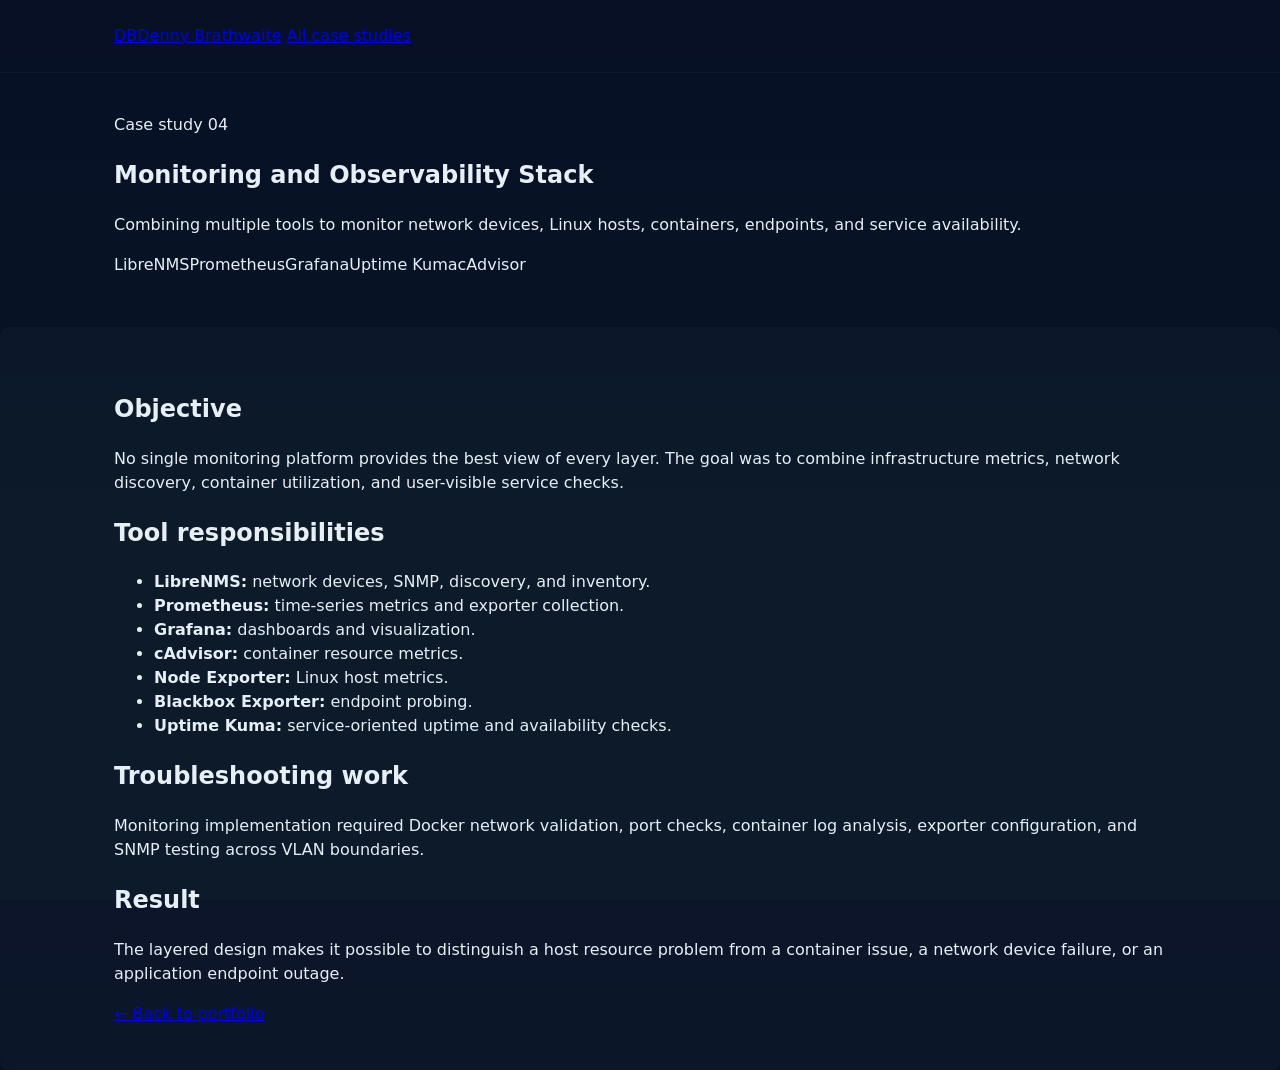
<file: monitoring-stack.html>
<!doctype html>
<html lang="en">
<head>
  <meta charset="utf-8">
  <meta name="viewport" content="width=device-width, initial-scale=1">
  <title>Monitoring and Observability Stack | Denny Brathwaite</title>
  <link rel="stylesheet" href="../styles.css">
</head>
<body>
  <header class="site-header">
    <nav class="nav container">
      <a class="brand" href="../index.html"><span class="brand-mark">DB</span><span>Denny Brathwaite</span></a>
      <a href="../index.html#projects">All case studies</a>
    </nav>
  </header>
  <main>
    <section class="case-hero">
      <div class="container case-body">
        <p class="eyebrow">Case study 04</p>
        <h1>Monitoring and Observability Stack</h1>
        <p class="hero-copy">Combining multiple tools to monitor network devices, Linux hosts, containers, endpoints, and service availability.</p>
        <div class="case-meta"><span class="tag">LibreNMS</span><span class="tag">Prometheus</span><span class="tag">Grafana</span><span class="tag">Uptime Kuma</span><span class="tag">cAdvisor</span></div>
      </div>
    </section>
    <section class="section">
      <article class="container case-body">
        <h2>Objective</h2>
<p>No single monitoring platform provides the best view of every layer. The goal was to combine infrastructure metrics, network discovery, container utilization, and user-visible service checks.</p>
<h2>Tool responsibilities</h2>
<ul><li><strong>LibreNMS:</strong> network devices, SNMP, discovery, and inventory.</li><li><strong>Prometheus:</strong> time-series metrics and exporter collection.</li><li><strong>Grafana:</strong> dashboards and visualization.</li><li><strong>cAdvisor:</strong> container resource metrics.</li><li><strong>Node Exporter:</strong> Linux host metrics.</li><li><strong>Blackbox Exporter:</strong> endpoint probing.</li><li><strong>Uptime Kuma:</strong> service-oriented uptime and availability checks.</li></ul>
<h2>Troubleshooting work</h2>
<p>Monitoring implementation required Docker network validation, port checks, container log analysis, exporter configuration, and SNMP testing across VLAN boundaries.</p>
<h2>Result</h2>
<p>The layered design makes it possible to distinguish a host resource problem from a container issue, a network device failure, or an application endpoint outage.</p>

        <a class="back-link" href="../index.html#projects">← Back to portfolio</a>
      </article>
    </section>
  </main>
</body>
</html>
</file>
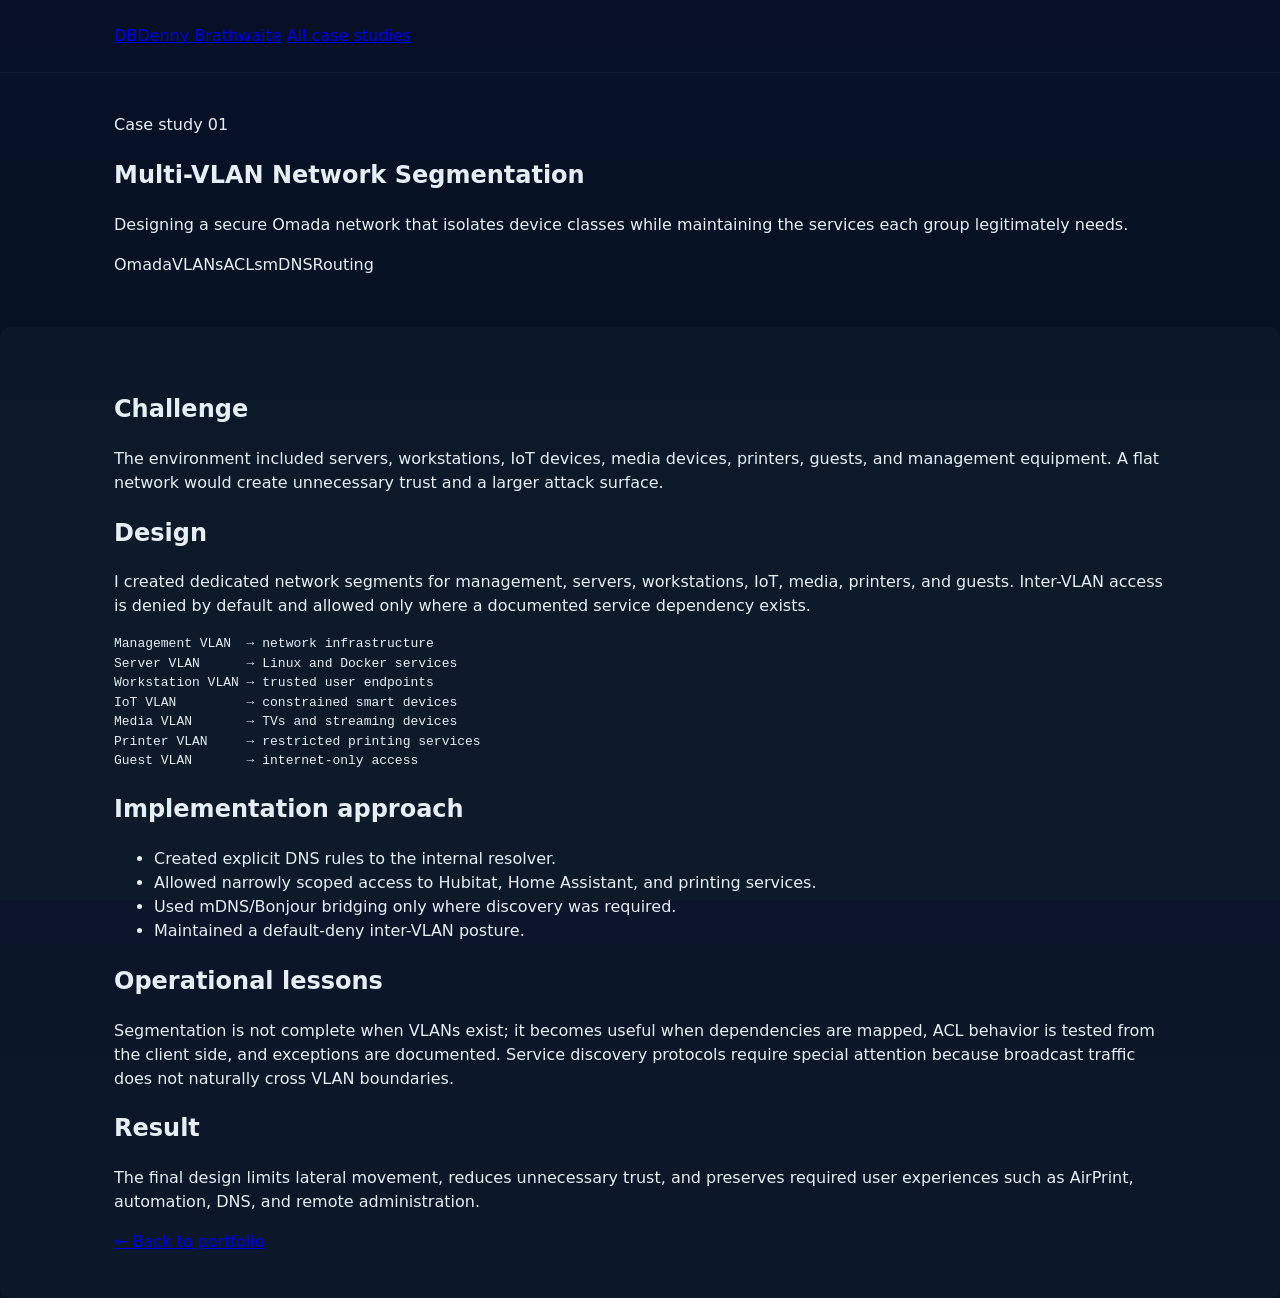
<file: network-segmentation.html>
<!doctype html>
<html lang="en">
<head>
  <meta charset="utf-8">
  <meta name="viewport" content="width=device-width, initial-scale=1">
  <title>Multi-VLAN Network Segmentation | Denny Brathwaite</title>
  <link rel="stylesheet" href="../styles.css">
</head>
<body>
  <header class="site-header">
    <nav class="nav container">
      <a class="brand" href="../index.html"><span class="brand-mark">DB</span><span>Denny Brathwaite</span></a>
      <a href="../index.html#projects">All case studies</a>
    </nav>
  </header>
  <main>
    <section class="case-hero">
      <div class="container case-body">
        <p class="eyebrow">Case study 01</p>
        <h1>Multi-VLAN Network Segmentation</h1>
        <p class="hero-copy">Designing a secure Omada network that isolates device classes while maintaining the services each group legitimately needs.</p>
        <div class="case-meta"><span class="tag">Omada</span><span class="tag">VLANs</span><span class="tag">ACLs</span><span class="tag">mDNS</span><span class="tag">Routing</span></div>
      </div>
    </section>
    <section class="section">
      <article class="container case-body">
        <h2>Challenge</h2>
<p>The environment included servers, workstations, IoT devices, media devices, printers, guests, and management equipment. A flat network would create unnecessary trust and a larger attack surface.</p>
<h2>Design</h2>
<p>I created dedicated network segments for management, servers, workstations, IoT, media, printers, and guests. Inter-VLAN access is denied by default and allowed only where a documented service dependency exists.</p>
<pre>Management VLAN  → network infrastructure
Server VLAN      → Linux and Docker services
Workstation VLAN → trusted user endpoints
IoT VLAN         → constrained smart devices
Media VLAN       → TVs and streaming devices
Printer VLAN     → restricted printing services
Guest VLAN       → internet-only access</pre>
<h2>Implementation approach</h2>
<ul><li>Created explicit DNS rules to the internal resolver.</li><li>Allowed narrowly scoped access to Hubitat, Home Assistant, and printing services.</li><li>Used mDNS/Bonjour bridging only where discovery was required.</li><li>Maintained a default-deny inter-VLAN posture.</li></ul>
<h2>Operational lessons</h2>
<p>Segmentation is not complete when VLANs exist; it becomes useful when dependencies are mapped, ACL behavior is tested from the client side, and exceptions are documented. Service discovery protocols require special attention because broadcast traffic does not naturally cross VLAN boundaries.</p>
<h2>Result</h2>
<p>The final design limits lateral movement, reduces unnecessary trust, and preserves required user experiences such as AirPrint, automation, DNS, and remote administration.</p>

        <a class="back-link" href="../index.html#projects">← Back to portfolio</a>
      </article>
    </section>
  </main>
</body>
</html>
</file>
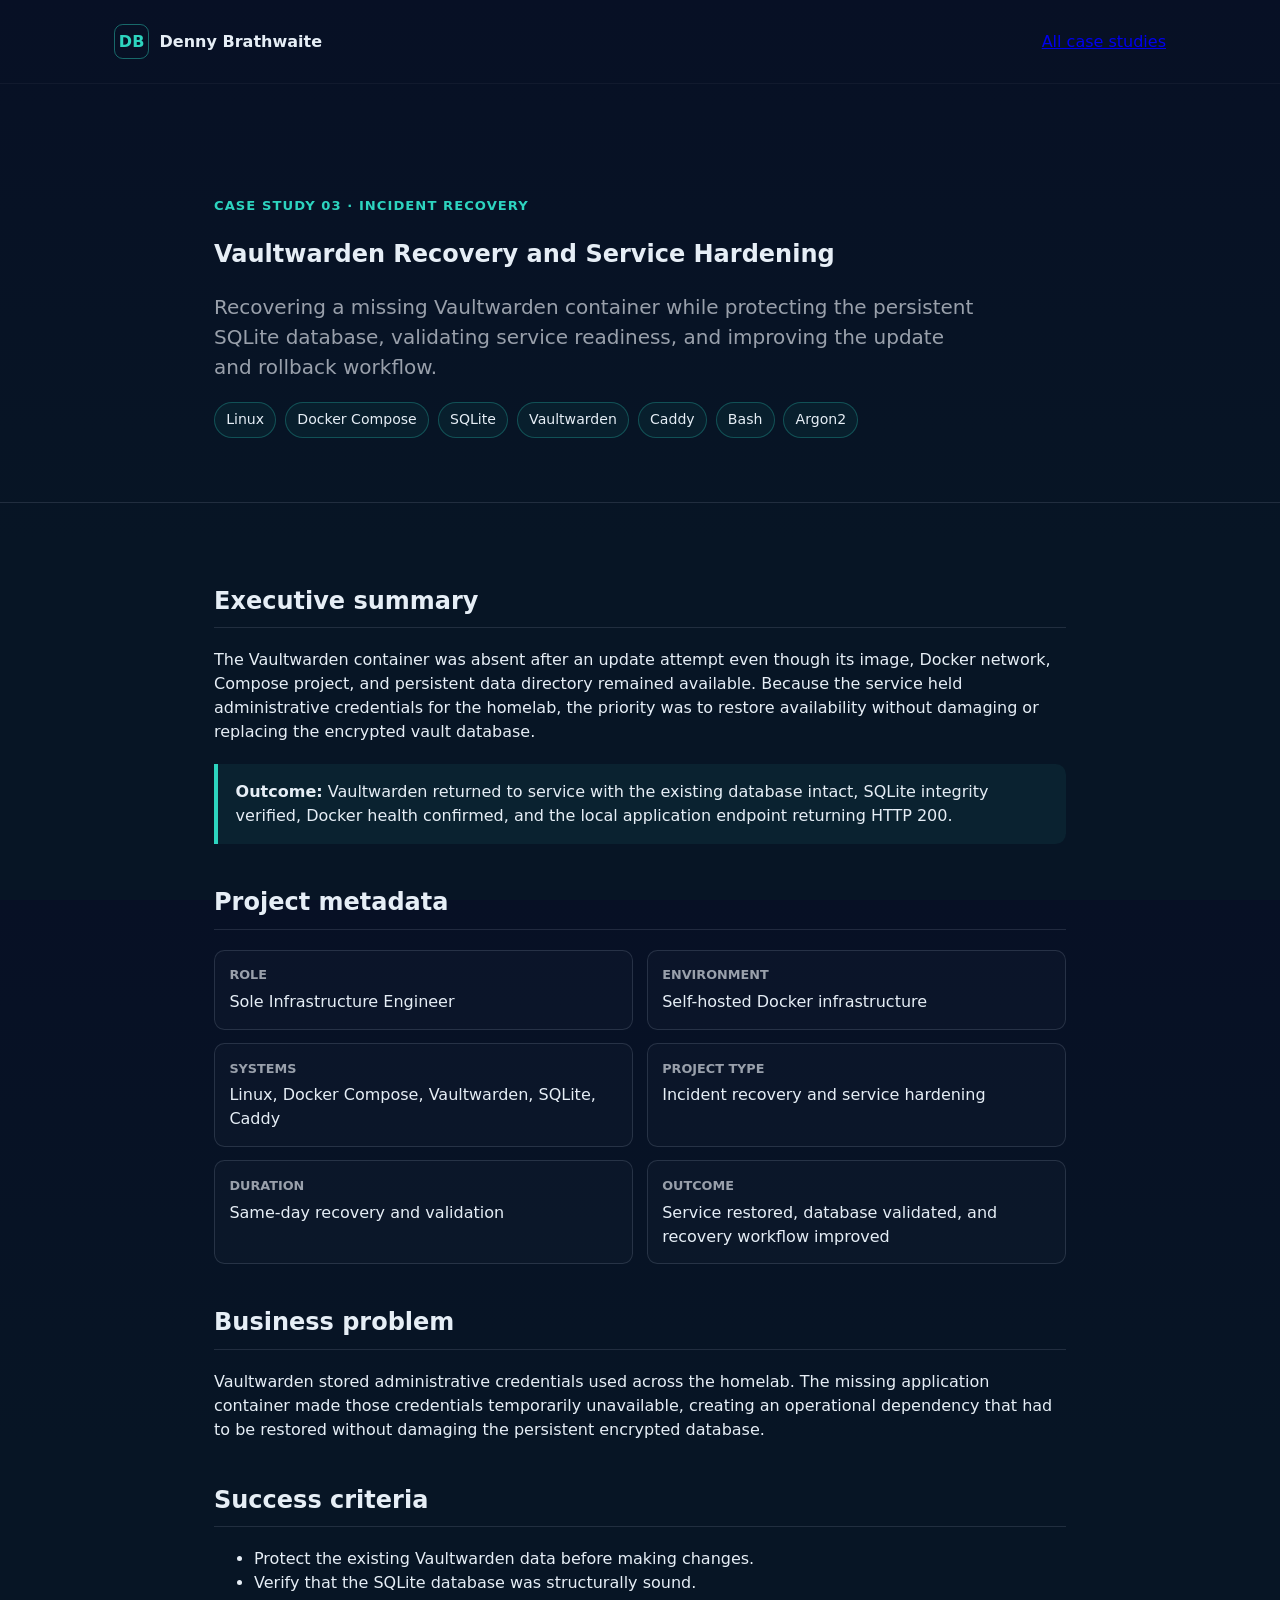
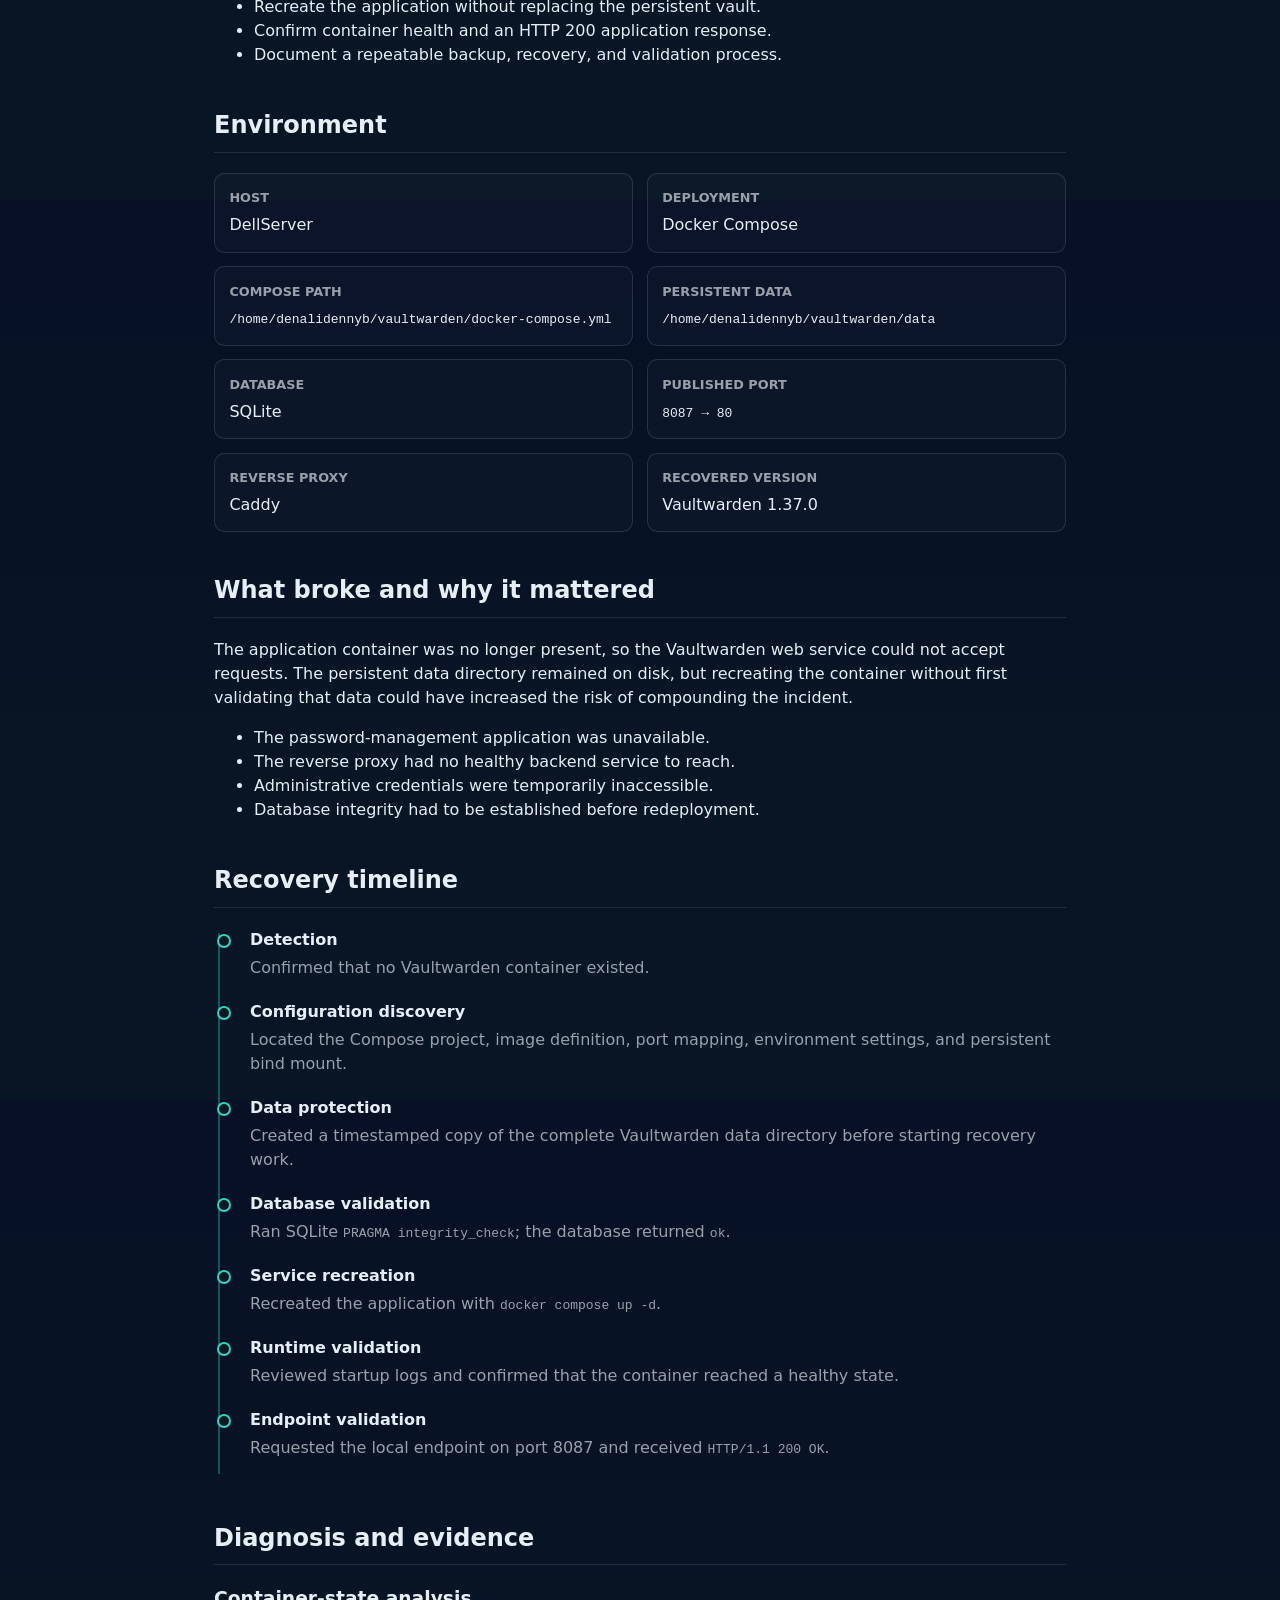
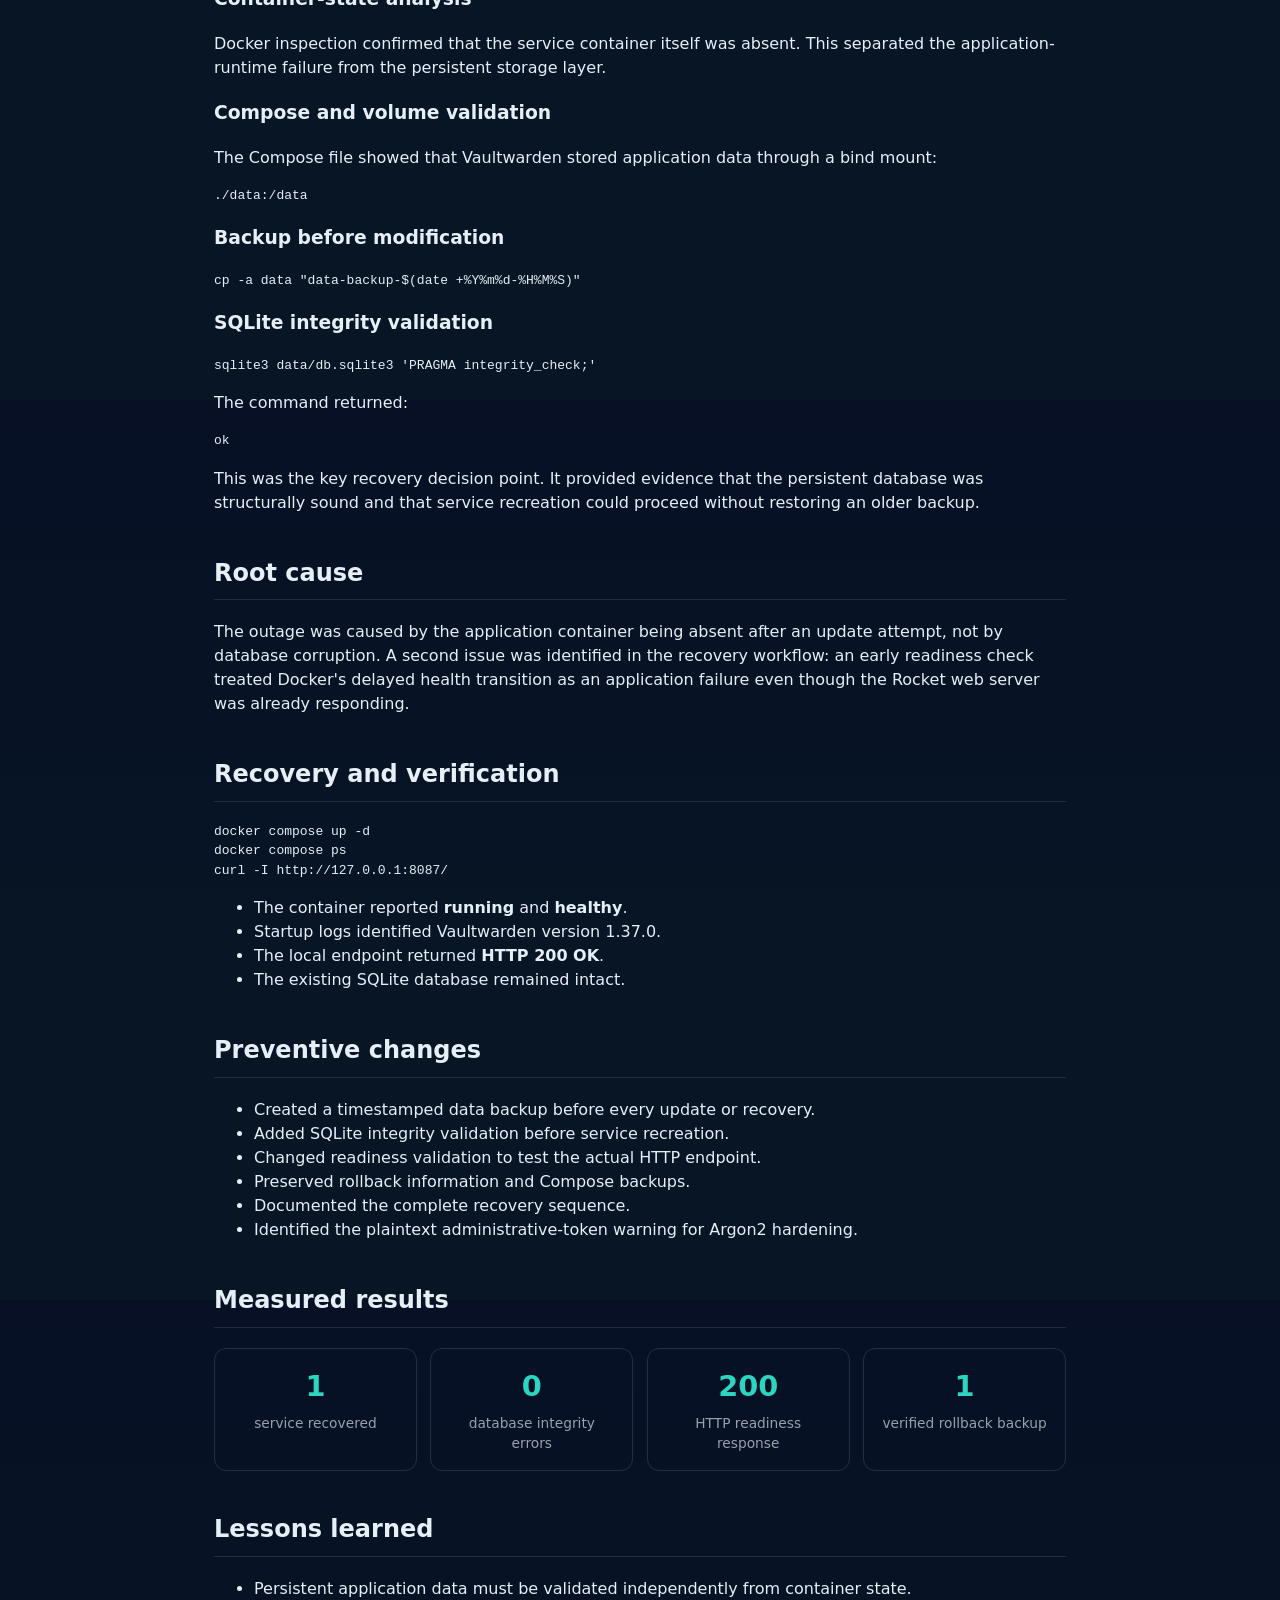
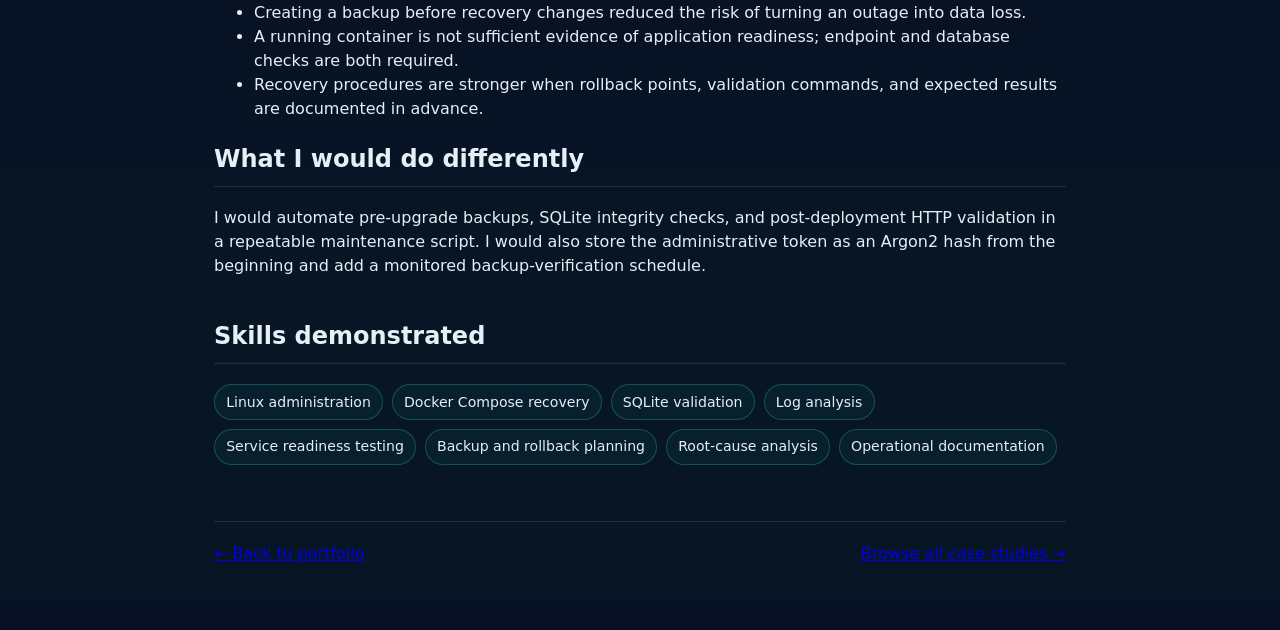
<file: vaultwarden-recovery.html>
<!doctype html>
<html lang="en">
<head>
  <meta charset="utf-8">
  <meta name="viewport" content="width=device-width, initial-scale=1">
  <title>Vaultwarden Recovery Incident Report | Denny Brathwaite</title>
  <meta name="description" content="Incident report covering the diagnosis, recovery, validation, and hardening of a self-hosted Vaultwarden service.">
  <link rel="stylesheet" href="styles.css">
</head>
<body>
  <a class="skip-link" href="#main">Skip to incident report</a>

  <header class="site-header">
    <div class="container incident-nav">
      <a class="incident-brand" href="index.html">
        <span aria-hidden="true">DB</span>
        <span>Denny Brathwaite</span>
      </a>
      <nav aria-label="Case study navigation">
        <a href="index.html#projects">All case studies</a>
      </nav>
    </div>
  </header>

  <main id="main">
    <section class="incident-hero">
      <div class="container incident-container">
        <p class="incident-eyebrow">Case Study 03 · Incident Recovery</p>
        <h1>Vaultwarden Recovery and Service Hardening</h1>
        <p class="incident-lead">
          Recovering a missing Vaultwarden container while protecting the
          persistent SQLite database, validating service readiness, and
          improving the update and rollback workflow.
        </p>

        <div class="incident-tags" aria-label="Technologies used">
          <span>Linux</span>
          <span>Docker Compose</span>
          <span>SQLite</span>
          <span>Vaultwarden</span>
          <span>Caddy</span>
          <span>Bash</span>
          <span>Argon2</span>
        </div>
      </div>
    </section>

    <article class="container incident-container incident-report">
      <section>
        <h2>Executive summary</h2>
        <p>
          The Vaultwarden container was absent after an update attempt even
          though its image, Docker network, Compose project, and persistent
          data directory remained available. Because the service held
          administrative credentials for the homelab, the priority was to
          restore availability without damaging or replacing the encrypted
          vault database.
        </p>

        <div class="incident-callout">
          <strong>Outcome:</strong>
          Vaultwarden returned to service with the existing database intact,
          SQLite integrity verified, Docker health confirmed, and the local
          application endpoint returning HTTP 200.
        </div>
      </section>

      <!-- PROJECT-CONTEXT:START -->
      <section>
        <h2>Project metadata</h2>
        <dl class="incident-facts">
          <div><dt>Role</dt><dd>Sole Infrastructure Engineer</dd></div>
          <div><dt>Environment</dt><dd>Self-hosted Docker infrastructure</dd></div>
          <div><dt>Systems</dt><dd>Linux, Docker Compose, Vaultwarden, SQLite, Caddy</dd></div>
          <div><dt>Project type</dt><dd>Incident recovery and service hardening</dd></div>
          <div><dt>Duration</dt><dd>Same-day recovery and validation</dd></div>
          <div><dt>Outcome</dt><dd>Service restored, database validated, and recovery workflow improved</dd></div>
        </dl>
      </section>

      <section>
        <h2>Business problem</h2>
        <p>
          Vaultwarden stored administrative credentials used across the
          homelab. The missing application container made those credentials
          temporarily unavailable, creating an operational dependency that had
          to be restored without damaging the persistent encrypted database.
        </p>
      </section>

      <section>
        <h2>Success criteria</h2>
        <ul>
          <li>Protect the existing Vaultwarden data before making changes.</li>
          <li>Verify that the SQLite database was structurally sound.</li>
          <li>Recreate the application without replacing the persistent vault.</li>
          <li>Confirm container health and an HTTP 200 application response.</li>
          <li>Document a repeatable backup, recovery, and validation process.</li>
        </ul>
      </section>
      <!-- PROJECT-CONTEXT:END -->

      <section>
        <h2>Environment</h2>
        <dl class="incident-facts">
          <div><dt>Host</dt><dd>DellServer</dd></div>
          <div><dt>Deployment</dt><dd>Docker Compose</dd></div>
          <div><dt>Compose path</dt><dd><code>/home/denalidennyb/vaultwarden/docker-compose.yml</code></dd></div>
          <div><dt>Persistent data</dt><dd><code>/home/denalidennyb/vaultwarden/data</code></dd></div>
          <div><dt>Database</dt><dd>SQLite</dd></div>
          <div><dt>Published port</dt><dd><code>8087 → 80</code></dd></div>
          <div><dt>Reverse proxy</dt><dd>Caddy</dd></div>
          <div><dt>Recovered version</dt><dd>Vaultwarden 1.37.0</dd></div>
        </dl>
      </section>

      <section>
        <h2>What broke and why it mattered</h2>
        <p>
          The application container was no longer present, so the Vaultwarden
          web service could not accept requests. The persistent data directory
          remained on disk, but recreating the container without first
          validating that data could have increased the risk of compounding
          the incident.
        </p>
        <ul>
          <li>The password-management application was unavailable.</li>
          <li>The reverse proxy had no healthy backend service to reach.</li>
          <li>Administrative credentials were temporarily inaccessible.</li>
          <li>Database integrity had to be established before redeployment.</li>
        </ul>
      </section>

      <section>
        <h2>Recovery timeline</h2>
        <ol class="incident-timeline">
          <li><strong>Detection</strong><span>Confirmed that no Vaultwarden container existed.</span></li>
          <li><strong>Configuration discovery</strong><span>Located the Compose project, image definition, port mapping, environment settings, and persistent bind mount.</span></li>
          <li><strong>Data protection</strong><span>Created a timestamped copy of the complete Vaultwarden data directory before starting recovery work.</span></li>
          <li><strong>Database validation</strong><span>Ran SQLite <code>PRAGMA integrity_check</code>; the database returned <code>ok</code>.</span></li>
          <li><strong>Service recreation</strong><span>Recreated the application with <code>docker compose up -d</code>.</span></li>
          <li><strong>Runtime validation</strong><span>Reviewed startup logs and confirmed that the container reached a healthy state.</span></li>
          <li><strong>Endpoint validation</strong><span>Requested the local endpoint on port 8087 and received <code>HTTP/1.1 200 OK</code>.</span></li>
        </ol>
      </section>

      <section>
        <h2>Diagnosis and evidence</h2>

        <h3>Container-state analysis</h3>
        <p>
          Docker inspection confirmed that the service container itself was
          absent. This separated the application-runtime failure from the
          persistent storage layer.
        </p>

        <h3>Compose and volume validation</h3>
        <p>The Compose file showed that Vaultwarden stored application data through a bind mount:</p>
        <pre><code>./data:/data</code></pre>

        <h3>Backup before modification</h3>
        <pre><code>cp -a data "data-backup-$(date +%Y%m%d-%H%M%S)"</code></pre>

        <h3>SQLite integrity validation</h3>
        <pre><code>sqlite3 data/db.sqlite3 'PRAGMA integrity_check;'</code></pre>
        <p>The command returned:</p>
        <pre><code>ok</code></pre>

        <p>
          This was the key recovery decision point. It provided evidence that
          the persistent database was structurally sound and that service
          recreation could proceed without restoring an older backup.
        </p>
      </section>

      <section>
        <h2>Root cause</h2>
        <p>
          The outage was caused by the application container being absent after
          an update attempt, not by database corruption. A second issue was
          identified in the recovery workflow: an early readiness check treated
          Docker's delayed health transition as an application failure even
          though the Rocket web server was already responding.
        </p>
      </section>

      <section>
        <h2>Recovery and verification</h2>
        <pre><code>docker compose up -d
docker compose ps
curl -I http://127.0.0.1:8087/</code></pre>

        <ul>
          <li>The container reported <strong>running</strong> and <strong>healthy</strong>.</li>
          <li>Startup logs identified Vaultwarden version 1.37.0.</li>
          <li>The local endpoint returned <strong>HTTP 200 OK</strong>.</li>
          <li>The existing SQLite database remained intact.</li>
        </ul>
      </section>

      <section>
        <h2>Preventive changes</h2>
        <ul>
          <li>Created a timestamped data backup before every update or recovery.</li>
          <li>Added SQLite integrity validation before service recreation.</li>
          <li>Changed readiness validation to test the actual HTTP endpoint.</li>
          <li>Preserved rollback information and Compose backups.</li>
          <li>Documented the complete recovery sequence.</li>
          <li>Identified the plaintext administrative-token warning for Argon2 hardening.</li>
        </ul>
      </section>

      <section>
        <h2>Measured results</h2>
        <div class="incident-results">
          <article><strong>1</strong><span>service recovered</span></article>
          <article><strong>0</strong><span>database integrity errors</span></article>
          <article><strong>200</strong><span>HTTP readiness response</span></article>
          <article><strong>1</strong><span>verified rollback backup</span></article>
        </div>
      </section>
      <!-- REFLECTION-SECTION:START -->
      <section>
        <h2>Lessons learned</h2>
        <ul>
          <li>Persistent application data must be validated independently from container state.</li>
          <li>Creating a backup before recovery changes reduced the risk of turning an outage into data loss.</li>
          <li>A running container is not sufficient evidence of application readiness; endpoint and database checks are both required.</li>
          <li>Recovery procedures are stronger when rollback points, validation commands, and expected results are documented in advance.</li>
        </ul>

        <h2>What I would do differently</h2>
        <p>
          I would automate pre-upgrade backups, SQLite integrity checks, and
          post-deployment HTTP validation in a repeatable maintenance script.
          I would also store the administrative token as an Argon2 hash from
          the beginning and add a monitored backup-verification schedule.
        </p>
      </section>
      <!-- REFLECTION-SECTION:END -->



      <section>
        <h2>Skills demonstrated</h2>
        <ul class="incident-skills">
          <li>Linux administration</li>
          <li>Docker Compose recovery</li>
          <li>SQLite validation</li>
          <li>Log analysis</li>
          <li>Service readiness testing</li>
          <li>Backup and rollback planning</li>
          <li>Root-cause analysis</li>
          <li>Operational documentation</li>
        </ul>
      </section>

      <nav class="incident-footer-nav" aria-label="Incident report navigation">
        <a href="index.html#projects">← Back to portfolio</a>
        <a href="case-studies.html">Browse all case studies →</a>
      </nav>
    </article>
  </main>
</body>
</html>
</file>
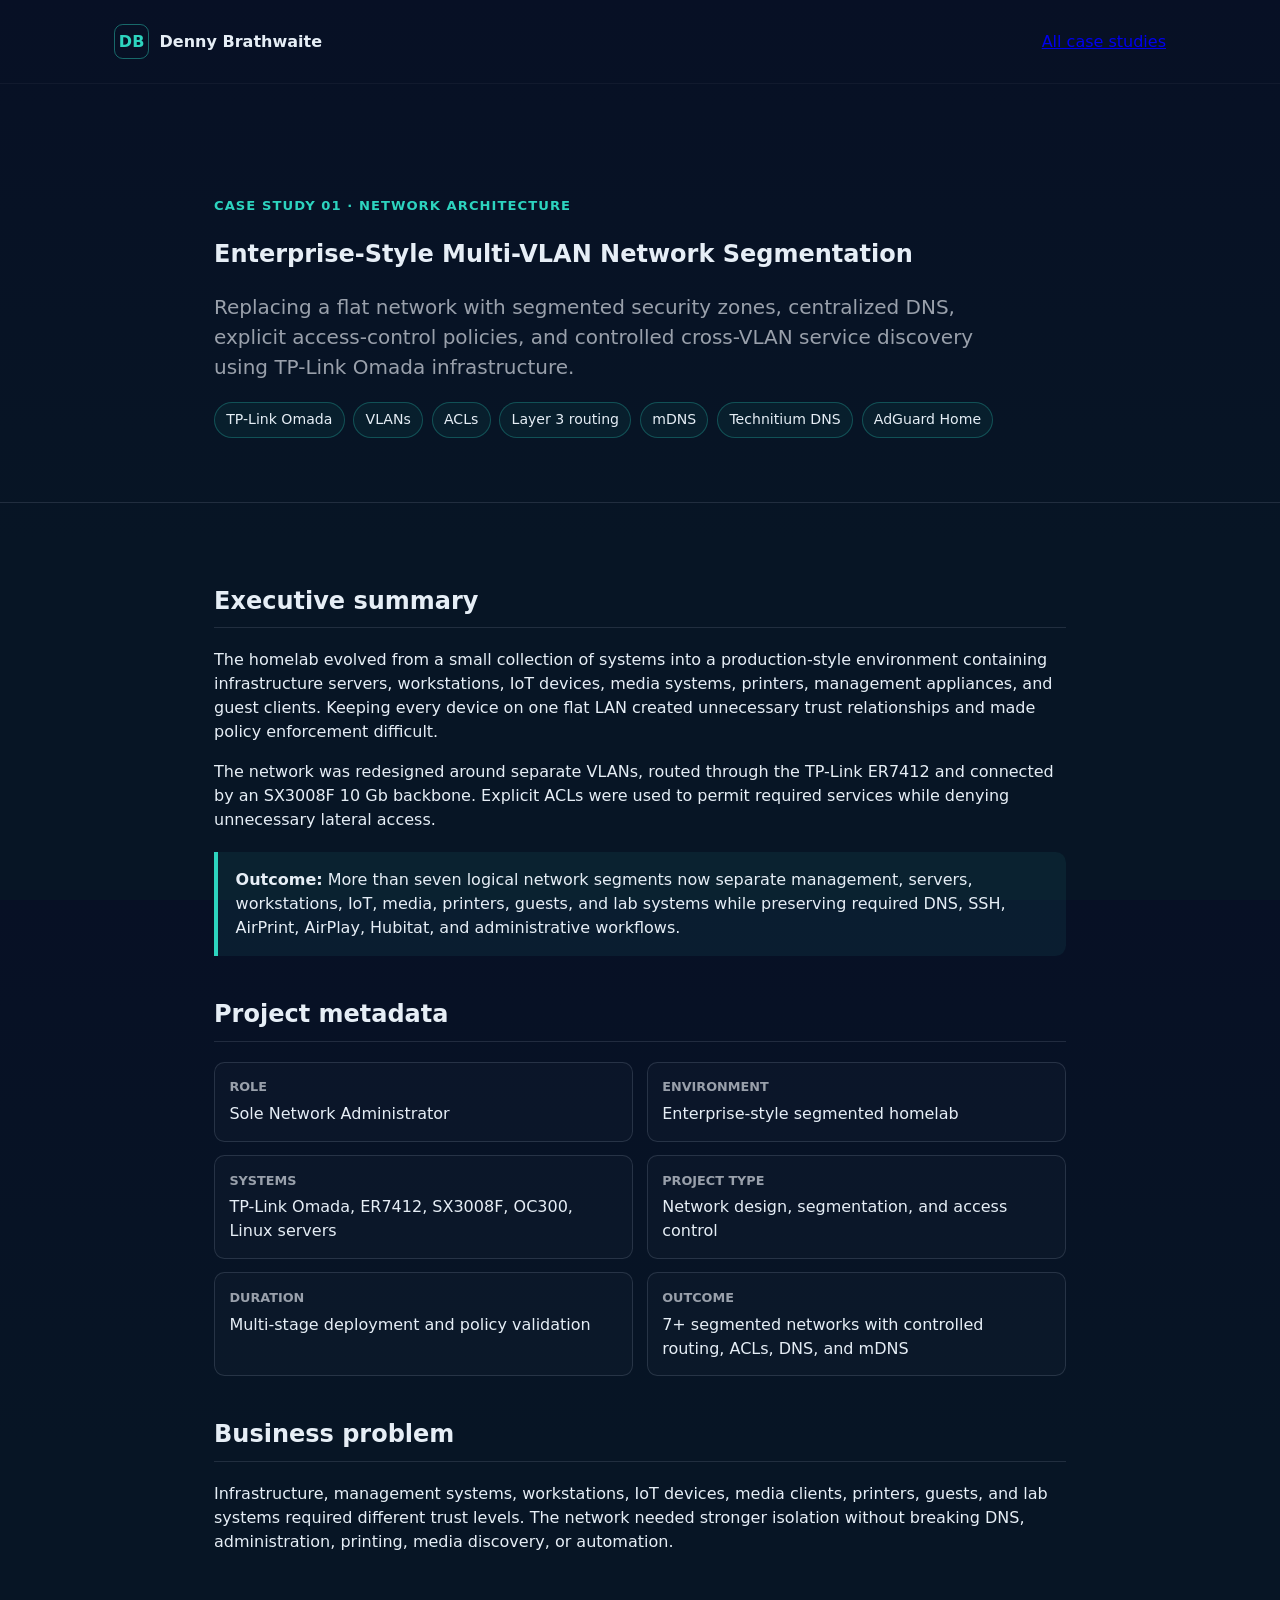
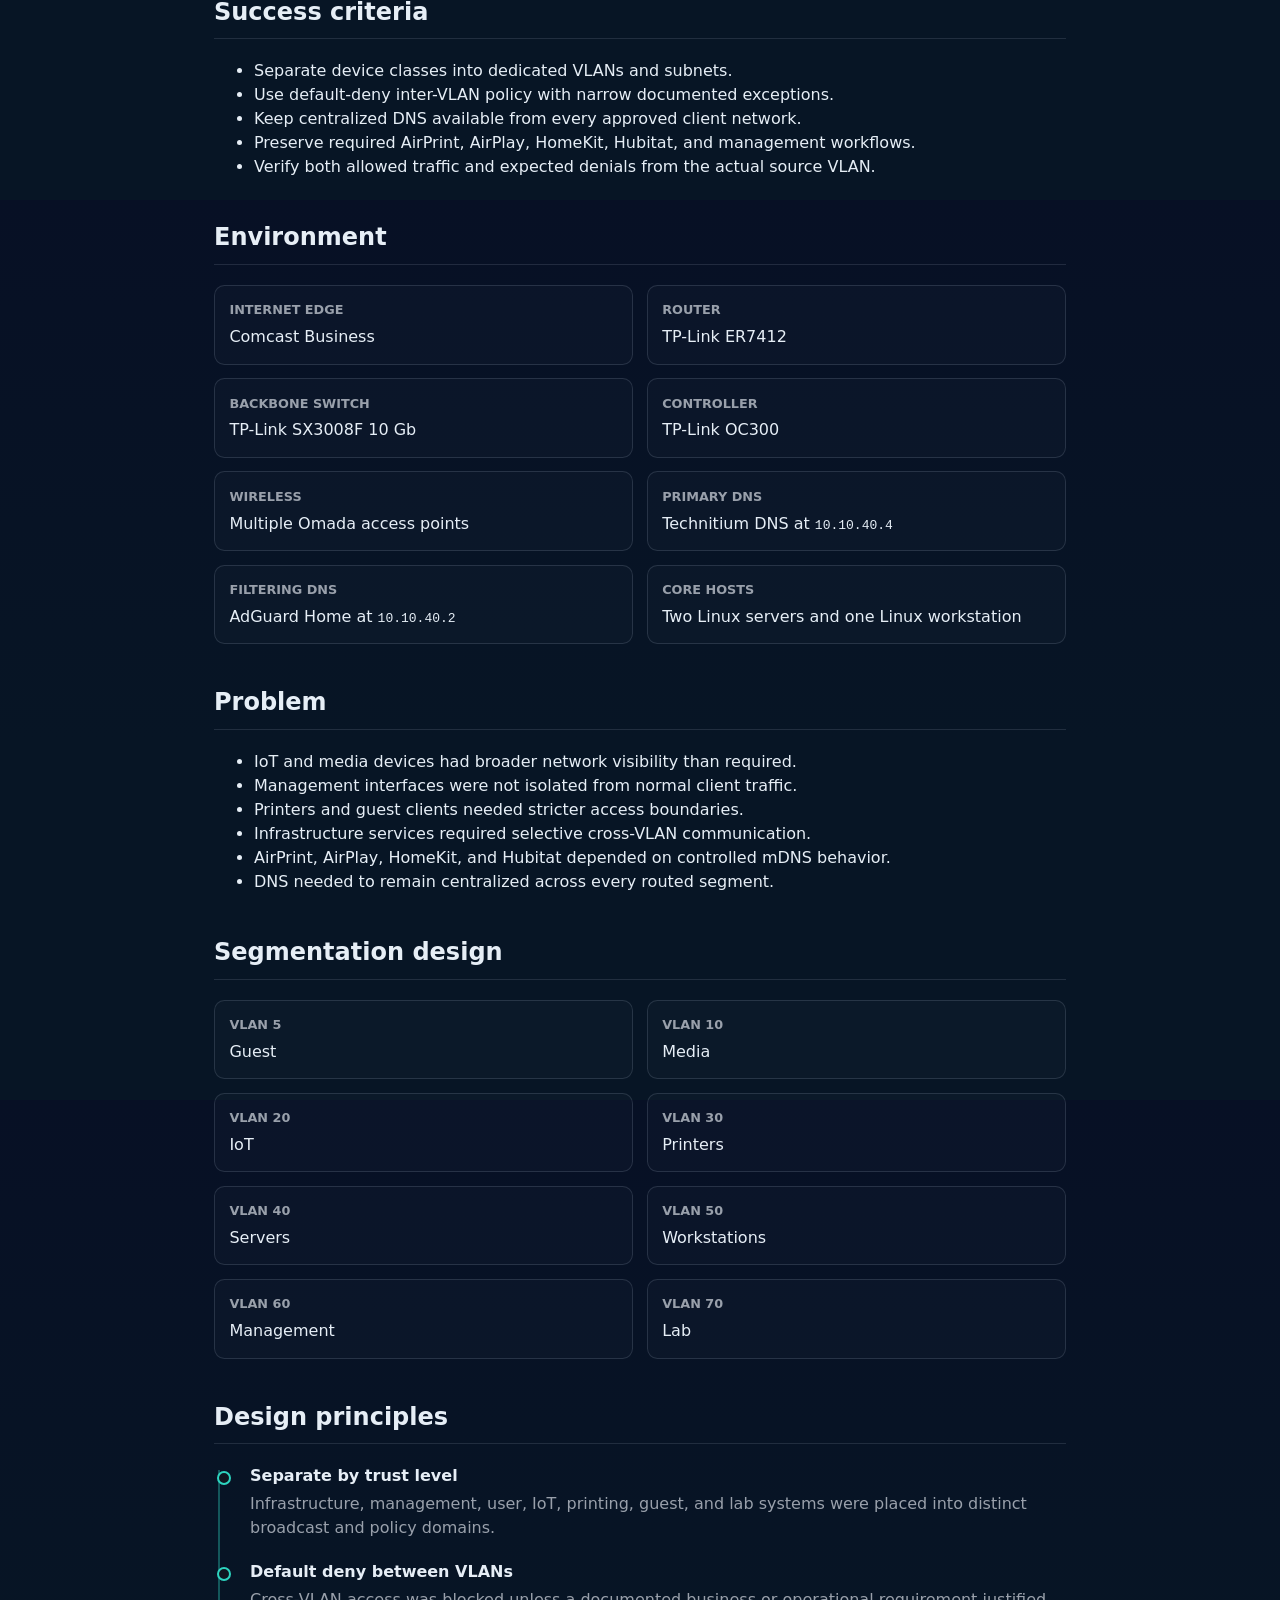
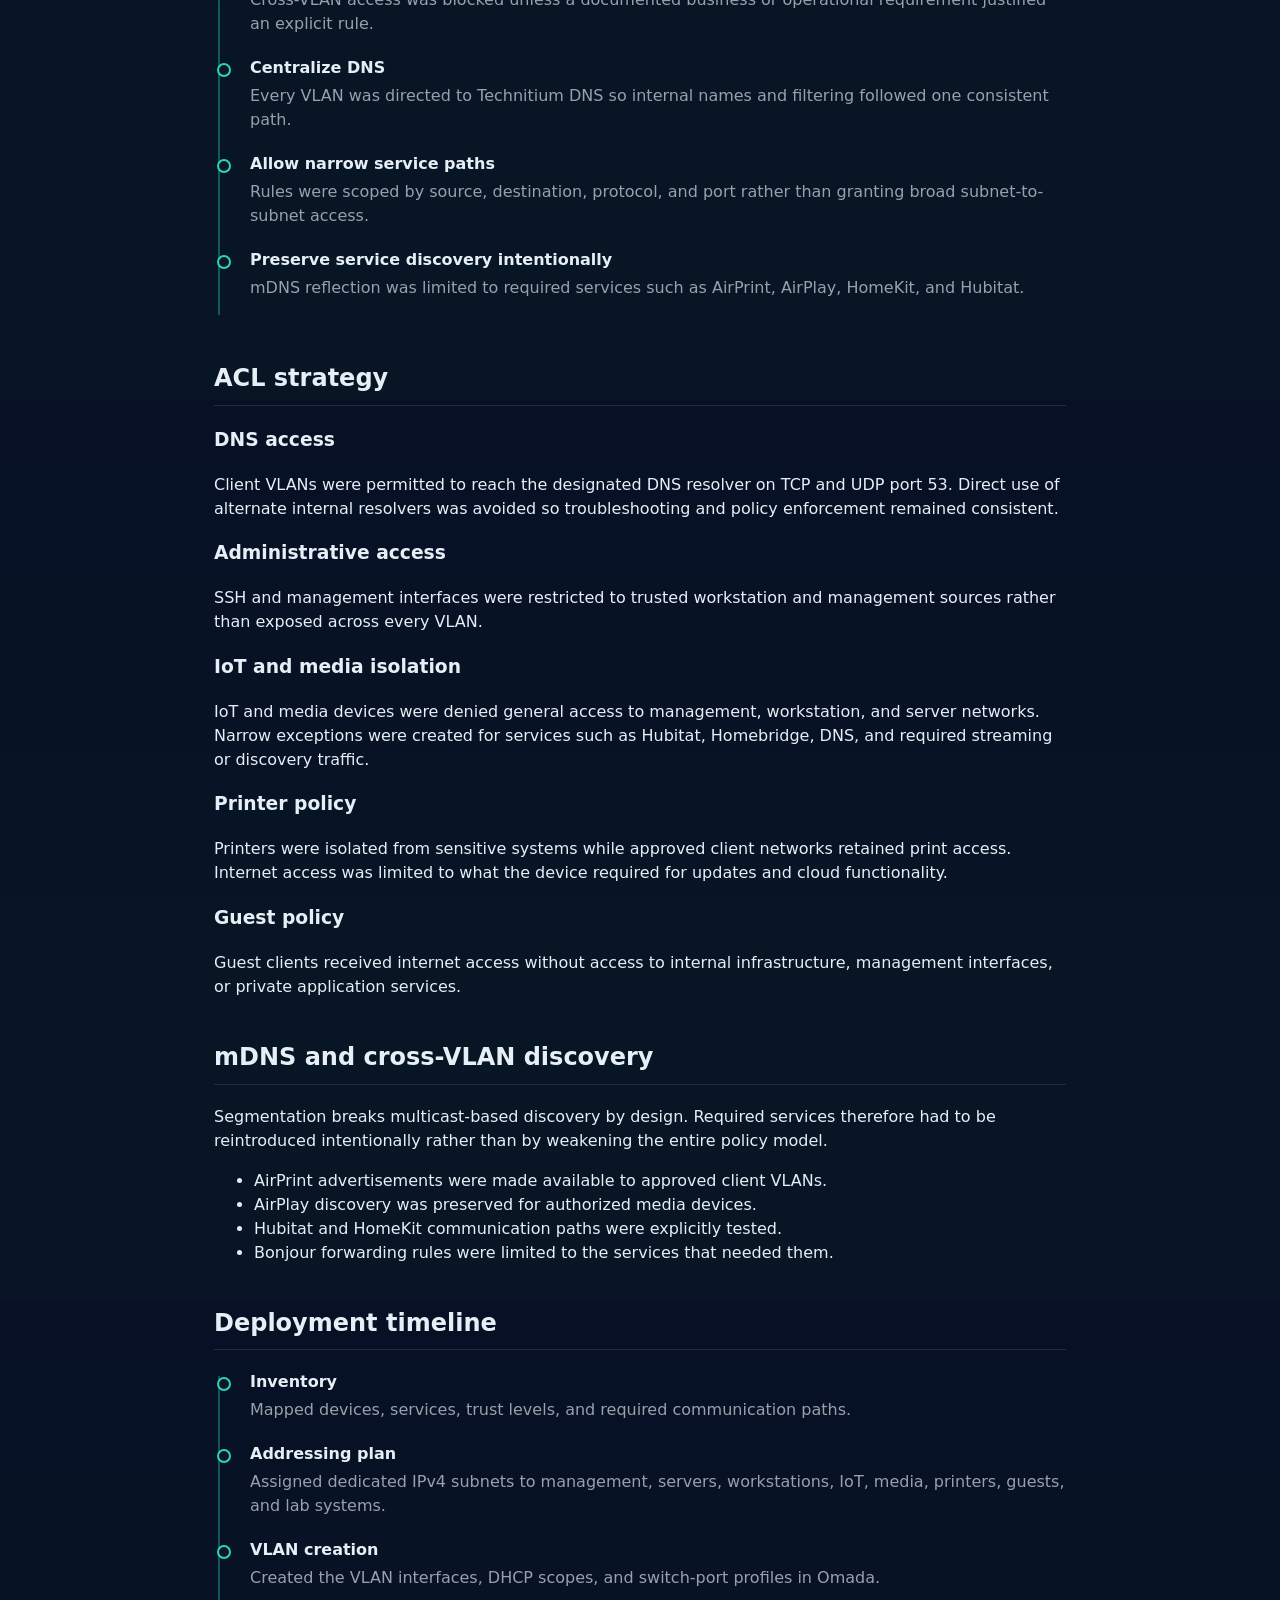
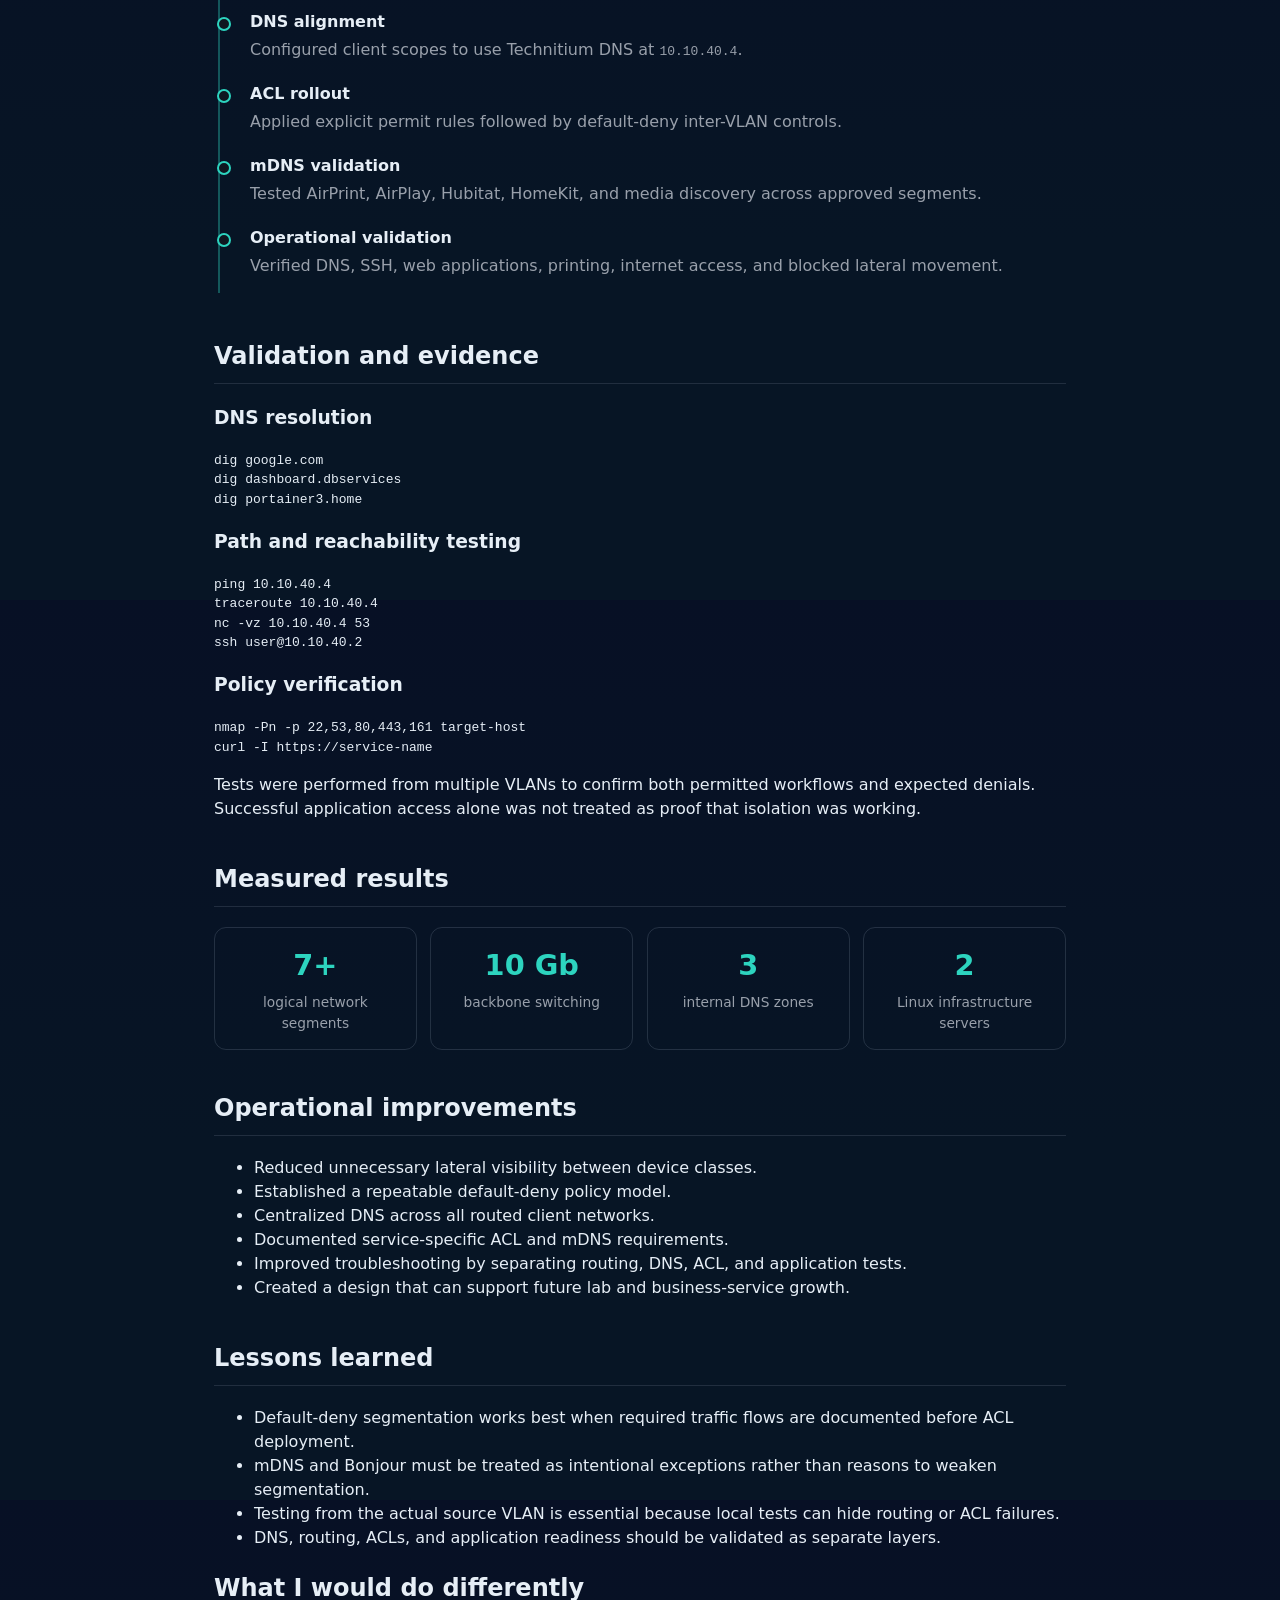
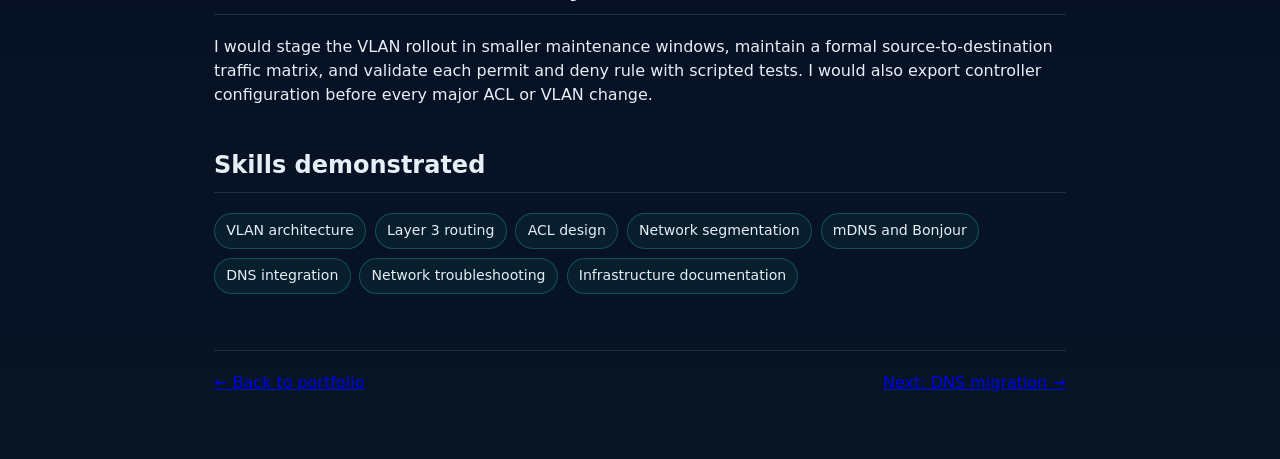
<file: vlan-deployment.html>
<!doctype html>
<html lang="en">
<head>
  <meta charset="utf-8">
  <meta name="viewport" content="width=device-width, initial-scale=1">
  <title>Multi-VLAN Network Segmentation Case Study | Denny Brathwaite</title>
  <meta
    name="description"
    content="Case study documenting the design, deployment, security policy, and validation of a segmented TP-Link Omada network."
  >
  <link rel="stylesheet" href="styles.css">
</head>
<body>
  <a class="skip-link" href="#main">Skip to case study</a>

  <header class="site-header">
    <div class="container incident-nav">
      <a class="incident-brand" href="index.html">
        <span aria-hidden="true">DB</span>
        <span>Denny Brathwaite</span>
      </a>
      <nav aria-label="Case study navigation">
        <a href="index.html#case-studies">All case studies</a>
      </nav>
    </div>
  </header>

  <main id="main">
    <section class="incident-hero">
      <div class="container incident-container">
        <p class="incident-eyebrow">Case Study 01 · Network Architecture</p>
        <h1>Enterprise-Style Multi-VLAN Network Segmentation</h1>
        <p class="incident-lead">
          Replacing a flat network with segmented security zones, centralized
          DNS, explicit access-control policies, and controlled cross-VLAN
          service discovery using TP-Link Omada infrastructure.
        </p>

        <div class="incident-tags" aria-label="Technologies used">
          <span>TP-Link Omada</span>
          <span>VLANs</span>
          <span>ACLs</span>
          <span>Layer 3 routing</span>
          <span>mDNS</span>
          <span>Technitium DNS</span>
          <span>AdGuard Home</span>
        </div>
      </div>
    </section>

    <article class="container incident-container incident-report">
      <section>
        <h2>Executive summary</h2>
        <p>
          The homelab evolved from a small collection of systems into a
          production-style environment containing infrastructure servers,
          workstations, IoT devices, media systems, printers, management
          appliances, and guest clients. Keeping every device on one flat LAN
          created unnecessary trust relationships and made policy enforcement
          difficult.
        </p>

        <p>
          The network was redesigned around separate VLANs, routed through the
          TP-Link ER7412 and connected by an SX3008F 10 Gb backbone. Explicit
          ACLs were used to permit required services while denying unnecessary
          lateral access.
        </p>

        <div class="incident-callout">
          <strong>Outcome:</strong>
          More than seven logical network segments now separate management,
          servers, workstations, IoT, media, printers, guests, and lab systems
          while preserving required DNS, SSH, AirPrint, AirPlay, Hubitat, and
          administrative workflows.
        </div>
      </section>

      <!-- PROJECT-CONTEXT:START -->
      <section>
        <h2>Project metadata</h2>
        <dl class="incident-facts">
          <div><dt>Role</dt><dd>Sole Network Administrator</dd></div>
          <div><dt>Environment</dt><dd>Enterprise-style segmented homelab</dd></div>
          <div><dt>Systems</dt><dd>TP-Link Omada, ER7412, SX3008F, OC300, Linux servers</dd></div>
          <div><dt>Project type</dt><dd>Network design, segmentation, and access control</dd></div>
          <div><dt>Duration</dt><dd>Multi-stage deployment and policy validation</dd></div>
          <div><dt>Outcome</dt><dd>7+ segmented networks with controlled routing, ACLs, DNS, and mDNS</dd></div>
        </dl>
      </section>

      <section>
        <h2>Business problem</h2>
        <p>
          Infrastructure, management systems, workstations, IoT devices,
          media clients, printers, guests, and lab systems required different
          trust levels. The network needed stronger isolation without breaking
          DNS, administration, printing, media discovery, or automation.
        </p>
      </section>

      <section>
        <h2>Success criteria</h2>
        <ul>
          <li>Separate device classes into dedicated VLANs and subnets.</li>
          <li>Use default-deny inter-VLAN policy with narrow documented exceptions.</li>
          <li>Keep centralized DNS available from every approved client network.</li>
          <li>Preserve required AirPrint, AirPlay, HomeKit, Hubitat, and management workflows.</li>
          <li>Verify both allowed traffic and expected denials from the actual source VLAN.</li>
        </ul>
      </section>
      <!-- PROJECT-CONTEXT:END -->

      <section>
        <h2>Environment</h2>
        <dl class="incident-facts">
          <div><dt>Internet edge</dt><dd>Comcast Business</dd></div>
          <div><dt>Router</dt><dd>TP-Link ER7412</dd></div>
          <div><dt>Backbone switch</dt><dd>TP-Link SX3008F 10 Gb</dd></div>
          <div><dt>Controller</dt><dd>TP-Link OC300</dd></div>
          <div><dt>Wireless</dt><dd>Multiple Omada access points</dd></div>
          <div><dt>Primary DNS</dt><dd>Technitium DNS at <code>10.10.40.4</code></dd></div>
          <div><dt>Filtering DNS</dt><dd>AdGuard Home at <code>10.10.40.2</code></dd></div>
          <div><dt>Core hosts</dt><dd>Two Linux servers and one Linux workstation</dd></div>
        </dl>
      </section>

      <section>
        <h2>Problem</h2>
        <ul>
          <li>IoT and media devices had broader network visibility than required.</li>
          <li>Management interfaces were not isolated from normal client traffic.</li>
          <li>Printers and guest clients needed stricter access boundaries.</li>
          <li>Infrastructure services required selective cross-VLAN communication.</li>
          <li>AirPrint, AirPlay, HomeKit, and Hubitat depended on controlled mDNS behavior.</li>
          <li>DNS needed to remain centralized across every routed segment.</li>
        </ul>
      </section>

      <section>
        <h2>Segmentation design</h2>
        <dl class="incident-facts">
          <div><dt>VLAN 5</dt><dd>Guest</dd></div>
          <div><dt>VLAN 10</dt><dd>Media</dd></div>
          <div><dt>VLAN 20</dt><dd>IoT</dd></div>
          <div><dt>VLAN 30</dt><dd>Printers</dd></div>
          <div><dt>VLAN 40</dt><dd>Servers</dd></div>
          <div><dt>VLAN 50</dt><dd>Workstations</dd></div>
          <div><dt>VLAN 60</dt><dd>Management</dd></div>
          <div><dt>VLAN 70</dt><dd>Lab</dd></div>
        </dl>
      </section>

      <section>
        <h2>Design principles</h2>
        <ol class="incident-timeline">
          <li>
            <strong>Separate by trust level</strong>
            <span>
              Infrastructure, management, user, IoT, printing, guest, and lab
              systems were placed into distinct broadcast and policy domains.
            </span>
          </li>
          <li>
            <strong>Default deny between VLANs</strong>
            <span>
              Cross-VLAN access was blocked unless a documented business or
              operational requirement justified an explicit rule.
            </span>
          </li>
          <li>
            <strong>Centralize DNS</strong>
            <span>
              Every VLAN was directed to Technitium DNS so internal names and
              filtering followed one consistent path.
            </span>
          </li>
          <li>
            <strong>Allow narrow service paths</strong>
            <span>
              Rules were scoped by source, destination, protocol, and port
              rather than granting broad subnet-to-subnet access.
            </span>
          </li>
          <li>
            <strong>Preserve service discovery intentionally</strong>
            <span>
              mDNS reflection was limited to required services such as
              AirPrint, AirPlay, HomeKit, and Hubitat.
            </span>
          </li>
        </ol>
      </section>

      <section>
        <h2>ACL strategy</h2>

        <h3>DNS access</h3>
        <p>
          Client VLANs were permitted to reach the designated DNS resolver on
          TCP and UDP port 53. Direct use of alternate internal resolvers was
          avoided so troubleshooting and policy enforcement remained consistent.
        </p>

        <h3>Administrative access</h3>
        <p>
          SSH and management interfaces were restricted to trusted workstation
          and management sources rather than exposed across every VLAN.
        </p>

        <h3>IoT and media isolation</h3>
        <p>
          IoT and media devices were denied general access to management,
          workstation, and server networks. Narrow exceptions were created for
          services such as Hubitat, Homebridge, DNS, and required streaming or
          discovery traffic.
        </p>

        <h3>Printer policy</h3>
        <p>
          Printers were isolated from sensitive systems while approved client
          networks retained print access. Internet access was limited to what
          the device required for updates and cloud functionality.
        </p>

        <h3>Guest policy</h3>
        <p>
          Guest clients received internet access without access to internal
          infrastructure, management interfaces, or private application services.
        </p>
      </section>

      <section>
        <h2>mDNS and cross-VLAN discovery</h2>
        <p>
          Segmentation breaks multicast-based discovery by design. Required
          services therefore had to be reintroduced intentionally rather than
          by weakening the entire policy model.
        </p>

        <ul>
          <li>AirPrint advertisements were made available to approved client VLANs.</li>
          <li>AirPlay discovery was preserved for authorized media devices.</li>
          <li>Hubitat and HomeKit communication paths were explicitly tested.</li>
          <li>Bonjour forwarding rules were limited to the services that needed them.</li>
        </ul>
      </section>

      <section>
        <h2>Deployment timeline</h2>
        <ol class="incident-timeline">
          <li><strong>Inventory</strong><span>Mapped devices, services, trust levels, and required communication paths.</span></li>
          <li><strong>Addressing plan</strong><span>Assigned dedicated IPv4 subnets to management, servers, workstations, IoT, media, printers, guests, and lab systems.</span></li>
          <li><strong>VLAN creation</strong><span>Created the VLAN interfaces, DHCP scopes, and switch-port profiles in Omada.</span></li>
          <li><strong>DNS alignment</strong><span>Configured client scopes to use Technitium DNS at <code>10.10.40.4</code>.</span></li>
          <li><strong>ACL rollout</strong><span>Applied explicit permit rules followed by default-deny inter-VLAN controls.</span></li>
          <li><strong>mDNS validation</strong><span>Tested AirPrint, AirPlay, Hubitat, HomeKit, and media discovery across approved segments.</span></li>
          <li><strong>Operational validation</strong><span>Verified DNS, SSH, web applications, printing, internet access, and blocked lateral movement.</span></li>
        </ol>
      </section>

      <section>
        <h2>Validation and evidence</h2>

        <h3>DNS resolution</h3>
        <pre><code>dig google.com
dig dashboard.dbservices
dig portainer3.home</code></pre>

        <h3>Path and reachability testing</h3>
        <pre><code>ping 10.10.40.4
traceroute 10.10.40.4
nc -vz 10.10.40.4 53
ssh user@10.10.40.2</code></pre>

        <h3>Policy verification</h3>
        <pre><code>nmap -Pn -p 22,53,80,443,161 target-host
curl -I https://service-name</code></pre>

        <p>
          Tests were performed from multiple VLANs to confirm both permitted
          workflows and expected denials. Successful application access alone
          was not treated as proof that isolation was working.
        </p>
      </section>

      <section>
        <h2>Measured results</h2>
        <div class="incident-results">
          <article><strong>7+</strong><span>logical network segments</span></article>
          <article><strong>10 Gb</strong><span>backbone switching</span></article>
          <article><strong>3</strong><span>internal DNS zones</span></article>
          <article><strong>2</strong><span>Linux infrastructure servers</span></article>
        </div>
      </section>

      <section>
        <h2>Operational improvements</h2>
        <ul>
          <li>Reduced unnecessary lateral visibility between device classes.</li>
          <li>Established a repeatable default-deny policy model.</li>
          <li>Centralized DNS across all routed client networks.</li>
          <li>Documented service-specific ACL and mDNS requirements.</li>
          <li>Improved troubleshooting by separating routing, DNS, ACL, and application tests.</li>
          <li>Created a design that can support future lab and business-service growth.</li>
        </ul>
      </section>

      <section>
        <h2>Lessons learned</h2>
        <ul>
          <li>Default-deny segmentation works best when required traffic flows are documented before ACL deployment.</li>
          <li>mDNS and Bonjour must be treated as intentional exceptions rather than reasons to weaken segmentation.</li>
          <li>Testing from the actual source VLAN is essential because local tests can hide routing or ACL failures.</li>
          <li>DNS, routing, ACLs, and application readiness should be validated as separate layers.</li>
        </ul>

        <h2>What I would do differently</h2>
        <p>
          I would stage the VLAN rollout in smaller maintenance windows,
          maintain a formal source-to-destination traffic matrix, and validate
          each permit and deny rule with scripted tests. I would also export
          controller configuration before every major ACL or VLAN change.
        </p>
      </section>
      <!-- REFLECTION-SECTION:END -->



      <section>
        <h2>Skills demonstrated</h2>
        <ul class="incident-skills">
          <li>VLAN architecture</li>
          <li>Layer 3 routing</li>
          <li>ACL design</li>
          <li>Network segmentation</li>
          <li>mDNS and Bonjour</li>
          <li>DNS integration</li>
          <li>Network troubleshooting</li>
          <li>Infrastructure documentation</li>
        </ul>
      </section>

      <nav class="incident-footer-nav" aria-label="Case study navigation">
        <a href="index.html#case-studies">← Back to portfolio</a>
        <a href="dns-migration.html">Next: DNS migration →</a>
      </nav>
    </article>
  </main>
</body>
</html>
</file>
<file: styles.css>
:root{
  --bg:#0f1720;
  --card:#0b1220;
  --muted:#99a0ab;
  --accent:#2dd4bf;
  --text:#e6eef6;
  --max-width:1100px;
  --radius:10px;
  --gap:20px;
  font-family: Inter, system-ui, -apple-system, "Segoe UI", Roboto, "Helvetica Neue", Arial;
}

*{box-sizing:border-box}
html,body{height:100%}
body{
  margin:0;
  background:linear-gradient(180deg,#071025 0%, #071525 60%);
  color:var(--text);
  -webkit-font-smoothing:antialiased;
  -moz-osx-font-smoothing:grayscale;
  line-height:1.5;
}

.container{
  width:clamp(300px,90%,var(--max-width));
  margin:0 auto;
  padding:24px;
}

/* Skip link (improved focus contrast) */
.skip-link{
  position: absolute;
  left:-999px;
  top:auto;
  background:#fff;
  color:#000;
  padding:8px 12px;
  z-index:100;
  border-radius:6px;
  box-shadow:0 6px 18px rgba(2,6,23,0.4);
}
.skip-link:focus{
  left:12px;
  top:12px;
  outline:3px solid rgba(45,212,191,0.25);
  outline-offset:3px;
}

/* Header */
.site-header{border-bottom:1px solid rgba(255,255,255,0.04);background:transparent}
.header-inner{display:flex;align-items:center;justify-content:space-between;gap:12px;padding:8px 0}
.brand h1{margin:0;font-size:1.1rem}
.brand .name{font-weight:600;margin-left:6px}
.subtitle{margin:6px 0 0;color:var(--muted);font-size:0.9rem}

/* Nav */
.site-nav ul{list-style:none;margin:0;padding:0;display:flex;gap:12px}
.site-nav a{color:var(--text);text-decoration:none;padding:8px;border-radius:6px}
.site-nav a:hover{background:rgba(255,255,255,0.03)}

.nav-toggle{display:none;background:transparent;border:1px solid rgba(255,255,255,0.04);color:var(--text);padding:8px 10px;border-radius:8px}

/* Hero */
.hero{display:grid;grid-template-columns:1fr 320px;gap:24px;align-items:start;margin-top:18px}
.hero-left h2{margin:0 0 12px;font-size:1.6rem}
.hero-left p{color:var(--muted)}
.cta{margin-top:14px;display:flex;gap:10px}
.btn{background:var(--accent);color:#042024;padding:10px 14px;border-radius:8px;text-decoration:none;font-weight:600}
.btn.ghost{background:transparent;border:1px solid rgba(255,255,255,0.06);color:var(--text)}

/* Cards/sections */
.section{margin-top:26px;padding:20px;background:rgba(255,255,255,0.02);border-radius:var(--radius)}
.card h2{margin-top:0}

/* Architecture grid */
.architecture-grid{display:grid;grid-template-columns:1fr 1fr 1fr;gap:18px}
.stack{padding-left:18px}

/* Case study cards */
.cards{display:grid;grid-template-columns:repeat(auto-fit,minmax(220px,1fr));gap:14px;margin-top:12px}
.case{background:linear-gradient(180deg, rgba(255,255,255,0.01), rgba(255,255,255,0.015));padding:14px;border-radius:8px}
.case .index{display:inline-block;background:rgba(255,255,255,0.04);padding:6px 8px;border-radius:6px;margin-bottom:8px}
.read-link{display:inline-block;margin-top:10px;color:var(--accent)}

/* Skills grid */
.skills-grid{display:grid;grid-template-columns:repeat(auto-fit,minmax(220px,1fr));gap:12px;margin-top:12px;color:var(--muted);font-size:0.95rem}

/* Footer */
.site-footer{margin-top:34px;padding:18px 0;border-top:1px solid rgba(255,255,255,0.04);text-align:center;color:var(--muted)}

/* Utilities */
.outcome{color:var(--muted);font-size:0.95rem}
.location-list{list-style:none;padding:0;margin:12px 0 0;color:var(--muted)}
.stats{list-style:none;padding:0;margin:8px 0;color:var(--text)}

/* Responsive */
@media (max-width:920px){
  .hero{grid-template-columns:1fr;gap:18px}
  .architecture-grid{grid-template-columns:1fr;align-items:start}
  .hero-right{order:2}
  .nav-toggle{display:inline-block}
  .site-nav{position:absolute;right:24px;top:70px;background:var(--card);padding:12px;border-radius:10px;display:none;box-shadow:0 8px 30px rgba(2,6,23,0.6)}
  .site-nav.open{display:block}
  .site-nav ul{flex-direction:column}
}

/* README / Portfolio section styles */
.readme-section{
  margin-top:26px;
  padding:20px;
  background:rgba(255,255,255,0.015);
  border-radius:var(--radius);
  color:var(--muted);
}
.readme-section h2,
.readme-section h3{color:var(--text);margin-top:0}
.badges{display:flex;gap:8px;flex-wrap:wrap;margin:10px 0 14px}
.badges img{height:28px;border-radius:6px;display:inline-block;width:auto;object-fit:contain;transition:transform .12s ease}
.badges img:hover{transform:translateY(-3px)}

/* Certificate badges block (from README certificates) */
.cert-badges{display:flex;gap:10px;align-items:center;margin:8px 0 14px}
.cert-badges img{height:28px;border-radius:6px;display:inline-block;width:auto;object-fit:contain}
/* Ensure linked badge shows pointer and is keyboard-focusable */
.cert-badges a{display:inline-block}
.cert-badges a img{cursor:pointer}
.cert-badges a:focus-visible{outline:3px solid rgba(45,212,191,0.25);outline-offset:3px;border-radius:6px}

/* Live site link highlight */
.live-site a{
  color:var(--accent);
  text-decoration:none;
  font-weight:600;
}
.live-site a:hover{text-decoration:underline}

/* Monospace / pre blocks */
.repo-structure, .diagram, .readme-section pre{
  background:linear-gradient(180deg, rgba(2,6,23,0.5), rgba(2,6,23,0.35));
  padding:12px;
  border-radius:8px;
  overflow:auto;
  color:var(--muted);
  font-family: ui-monospace, SFMono-Regular, Menlo, Monaco, "Roboto Mono", "Courier New", monospace;
  font-size:0.92rem;
  line-height:1.45;
  margin:12px 0;
}
.readme-section p{margin:8px 0}
@media (max-width:920px){
  .badges img{height:22px}
  .readme-section{padding:16px}
  .cert-badges img{height:22px}
}

/* README images - default */
.readme-section img{max-width:100%;height:auto;border-radius:8px;display:block;margin:12px 0}

/* Specific diagram styles: make the architecture image more readable on page and indicate it's interactive */
.network-diagram{
  display:block;
  width:100%;
  max-width:1100px; /* allow it to expand to the main content width */
  height:auto;
  margin:12px auto;
  border-radius:8px;
  box-shadow:0 8px 30px rgba(2,6,23,0.6);
  cursor:zoom-in;
  transition:transform .18s ease, box-shadow .18s ease;
}

/* Slight hover lift on larger screens to hint interactivity */
@media (hover:hover) and (min-width:720px){
  .network-diagram:hover{ transform:translateY(-4px) scale(1.01); box-shadow:0 14px 40px rgba(2,6,23,0.7); }
}

/* Accessible visually-hidden helper (used for the figcaption) */
.visually-hidden{
  position:absolute!important;
  width:1px;height:1px;padding:0;margin:-1px;overflow:hidden;clip:rect(0 0 0 0);white-space:nowrap;border:0;
}

/* Modal / popout styles
   Use display:none by default to prevent accidental focus/tabbing of hidden modal in some browsers.
*/
.modal{
  position:fixed;
  inset:0;
  display:none; /* hidden by default to avoid focus leakage */
  align-items:center;
  justify-content:center;
  z-index:9999;
  visibility:hidden;
  opacity:0;
  transition:opacity .18s ease;
  pointer-events:none;
}
.modal[aria-hidden="false"]{
  display:flex;
  visibility:visible;
  opacity:1;
  pointer-events:auto;
}

/* dark backdrop */
.modal-backdrop{
  position:absolute;
  inset:0;
  background:rgba(2,6,23,0.8);
  backdrop-filter:blur(4px);
}

/* modal content panel */
.modal-panel{
  position:relative;
  z-index:2;
  max-width:95%;
  max-height:95%;
  padding:18px;
  border-radius:12px;
  box-shadow:0 20px 60px rgba(2,6,23,0.7);
  background:linear-gradient(180deg, rgba(255,255,255,0.02), rgba(255,255,255,0.01));
  display:flex;
  flex-direction:column;
  align-items:center;
  gap:12px;
  overflow:auto;
}

/* modal image — very large but constrained to viewport */
.modal-panel img{
  width:calc(min(1800px, 96vw));
  max-height:calc(90vh - 80px);
  height:auto;
  display:block;
  border-radius:8px;
  box-shadow:0 16px 60px rgba(2,6,23,0.75);
}

/* caption and close */
.modal-caption{color:var(--muted);font-size:1rem;margin:6px 0 0;text-align:center}
.modal-close{
  position:absolute;
  top:10px;
  right:10px;
  background:transparent;
  border:1px solid rgba(255,255,255,0.06);
  color:var(--text);
  font-size:26px;
  line-height:1;
  padding:6px 10px;
  border-radius:8px;
  cursor:pointer;
}

/* small-screen modal tweaks */
@media (max-width:600px){
  .modal-panel{padding:12px;border-radius:8px}
  .modal-close{top:6px;right:6px;font-size:22px;padding:6px}
  .modal-panel img{width:calc(96vw);max-height:calc(80vh - 60px)}
}

/* MONITORING-OBSERVABILITY-COLLAGE */
.dashboard-card{
  margin:20px 0 28px;
  overflow:hidden;
  background:rgba(255,255,255,0.02);
  border:1px solid rgba(255,255,255,0.08);
  border-radius:var(--radius);
  box-shadow:0 12px 36px rgba(2,6,23,0.35);
}

.dashboard-trigger{
  display:block;
  text-decoration:none;
  overflow:hidden;
}

.dashboard-trigger:focus-visible{
  outline:3px solid rgba(45,212,191,0.45);
  outline-offset:4px;
}

.dashboard-image{
  display:block;
  width:100%;
  height:auto;
  margin:0;
  border-radius:0;
  cursor:zoom-in;
  transition:transform .18s ease, filter .18s ease;
}

.dashboard-trigger:hover .dashboard-image{
  transform:scale(1.008);
  filter:brightness(1.04);
}

.dashboard-card figcaption{
  padding:16px 18px 18px;
  color:var(--muted);
  font-size:0.95rem;
  line-height:1.55;
}

.dashboard-card figcaption strong{
  color:var(--text);
}

/* MONITORING-GALLERY:START */
.monitoring-gallery {
  margin: 3rem 0;
}

.monitoring-gallery__header {
  margin-bottom: 2rem;
}

.monitoring-gallery__header h3 {
  margin-bottom: 0.75rem;
}

.monitoring-platform {
  margin-top: 2.75rem;
}

.monitoring-platform__heading {
  margin-bottom: 1.25rem;
}

.monitoring-platform__heading h4 {
  margin-bottom: 0.5rem;
  font-size: clamp(1.15rem, 2vw, 1.4rem);
}

.monitoring-platform__heading p {
  margin-bottom: 0;
}

.monitoring-gallery-grid {
  display: grid;
  gap: 1.5rem;
  align-items: stretch;
}

.monitoring-gallery-grid--three {
  grid-template-columns: repeat(3, minmax(0, 1fr));
}

.monitoring-gallery-grid--two {
  grid-template-columns: repeat(2, minmax(0, 1fr));
}

.monitoring-gallery-card {
  display: flex;
  flex-direction: column;
  min-width: 0;
  margin: 0;
  overflow: hidden;
  border: 1px solid rgba(148, 163, 184, 0.28);
  border-radius: 0.9rem;
  background: rgba(15, 23, 42, 0.34);
  box-shadow: 0 0.75rem 1.8rem rgba(0, 0, 0, 0.16);
}

.monitoring-gallery-card a {
  display: block;
  overflow: hidden;
  background: rgba(2, 6, 23, 0.35);
}

.monitoring-gallery-card img {
  display: block;
  width: 100%;
  height: auto;
  aspect-ratio: 16 / 10;
  object-fit: cover;
  object-position: top center;
  transition:
    transform 180ms ease,
    filter 180ms ease;
}

.monitoring-gallery-card a:hover img,
.monitoring-gallery-card a:focus-visible img {
  transform: scale(1.015);
  filter: brightness(1.06);
}

.monitoring-gallery-card a:focus-visible {
  outline: 3px solid currentColor;
  outline-offset: -3px;
}

.monitoring-gallery-card figcaption {
  flex: 1;
  padding: 1rem 1.1rem 1.15rem;
  line-height: 1.55;
}

.monitoring-gallery-card figcaption strong {
  display: block;
  margin-bottom: 0.35rem;
}

@media (max-width: 1000px) {
  .monitoring-gallery-grid--three {
    grid-template-columns: repeat(2, minmax(0, 1fr));
  }
}

@media (max-width: 700px) {
  .monitoring-gallery {
    margin: 2.25rem 0;
  }

  .monitoring-gallery-grid--three,
  .monitoring-gallery-grid--two {
    grid-template-columns: 1fr;
  }

  .monitoring-gallery-card img {
    aspect-ratio: auto;
    object-fit: contain;
  }
}

@media (prefers-reduced-motion: reduce) {
  .monitoring-gallery-card img {
    transition: none;
  }

  .monitoring-gallery-card a:hover img,
  .monitoring-gallery-card a:focus-visible img {
    transform: none;
  }
}
/* MONITORING-GALLERY:END */

/* RECRUITER-TRANSLATION:START */
.recruiter-translation {
  position: relative;
  overflow: hidden;
}

.recruiter-translation::before {
  content: "";
  position: absolute;
  inset: 0 auto auto 0;
  width: 100%;
  height: 3px;
  background: var(--accent);
}

.translation-intro {
  max-width: 850px;
}

.translation-eyebrow {
  margin: 0 0 0.45rem;
  color: var(--accent);
  font-size: 0.82rem;
  font-weight: 700;
  letter-spacing: 0.08em;
  text-transform: uppercase;
}

.translation-summary {
  color: var(--muted);
  line-height: 1.65;
}

.homelab-metrics {
  display: grid;
  grid-template-columns: repeat(5, minmax(0, 1fr));
  gap: 0.9rem;
  margin: 1.75rem 0 2rem;
}

.metric {
  min-width: 0;
  padding: 1rem;
  border: 1px solid rgba(148, 163, 184, 0.22);
  border-radius: 0.75rem;
  background: rgba(255, 255, 255, 0.025);
}

.metric strong {
  display: block;
  color: var(--accent);
  font-size: clamp(1.35rem, 3vw, 1.9rem);
  line-height: 1.1;
}

.metric span {
  display: block;
  margin-top: 0.35rem;
  color: var(--muted);
  font-size: 0.9rem;
}

.translation-table-wrapper {
  width: 100%;
  overflow-x: auto;
  border: 1px solid rgba(148, 163, 184, 0.22);
  border-radius: 0.75rem;
}

.translation-table {
  width: 100%;
  min-width: 680px;
  border-collapse: collapse;
}

.translation-table caption {
  padding: 1rem;
  color: var(--text);
  font-weight: 700;
  text-align: left;
}

.translation-table th,
.translation-table td {
  padding: 0.95rem 1rem;
  border-top: 1px solid rgba(148, 163, 184, 0.18);
  text-align: left;
  vertical-align: top;
}

.translation-table th {
  color: var(--text);
  background: rgba(255, 255, 255, 0.035);
}

.translation-table td {
  color: var(--muted);
  line-height: 1.5;
}

.case .outcome {
  padding: 0.8rem 0.9rem;
  border-left: 3px solid var(--accent);
  border-radius: 0 0.45rem 0.45rem 0;
  background: rgba(45, 212, 191, 0.055);
  line-height: 1.55;
}

.case .outcome strong {
  color: var(--accent);
}

@media (max-width: 920px) {
  .homelab-metrics {
    grid-template-columns: repeat(3, minmax(0, 1fr));
  }
}

@media (max-width: 600px) {
  .homelab-metrics {
    grid-template-columns: repeat(2, minmax(0, 1fr));
  }

  .metric:last-child {
    grid-column: 1 / -1;
  }
}
/* RECRUITER-TRANSLATION:END */

/* VAULTWARDEN-INCIDENT:START */
.incident-nav {
  display: flex;
  align-items: center;
  justify-content: space-between;
  gap: 1rem;
}

.incident-brand {
  display: inline-flex;
  align-items: center;
  gap: 0.65rem;
  color: var(--text);
  font-weight: 700;
  text-decoration: none;
}

.incident-brand > span:first-child {
  display: grid;
  width: 2.2rem;
  height: 2.2rem;
  place-items: center;
  border: 1px solid rgba(45, 212, 191, 0.45);
  border-radius: 0.55rem;
  color: var(--accent);
}

.incident-container {
  width: min(92%, 900px);
  margin-inline: auto;
}

.incident-hero {
  padding: clamp(3rem, 7vw, 5.5rem) 0 2.5rem;
  border-bottom: 1px solid rgba(148, 163, 184, 0.18);
}

.incident-eyebrow {
  margin: 0 0 0.65rem;
  color: var(--accent);
  font-size: 0.82rem;
  font-weight: 700;
  letter-spacing: 0.08em;
  text-transform: uppercase;
}

.incident-lead {
  max-width: 760px;
  color: var(--muted);
  font-size: clamp(1.05rem, 2vw, 1.25rem);
}

.incident-tags,
.incident-skills {
  display: flex;
  flex-wrap: wrap;
  gap: 0.55rem;
  padding: 0;
  list-style: none;
}

.incident-tags span,
.incident-skills li {
  padding: 0.4rem 0.7rem;
  border: 1px solid rgba(45, 212, 191, 0.28);
  border-radius: 999px;
  background: rgba(45, 212, 191, 0.06);
  color: var(--text);
  font-size: 0.88rem;
}

.incident-report {
  padding-block: 2.5rem 4rem;
}

.incident-report section {
  margin-top: 2.5rem;
}

.incident-report h2 {
  padding-bottom: 0.55rem;
  border-bottom: 1px solid rgba(148, 163, 184, 0.18);
}

.incident-callout {
  margin-top: 1.25rem;
  padding: 1rem 1.1rem;
  border-left: 4px solid var(--accent);
  border-radius: 0 0.65rem 0.65rem 0;
  background: rgba(45, 212, 191, 0.065);
}

.incident-facts {
  display: grid;
  grid-template-columns: repeat(2, minmax(0, 1fr));
  gap: 0.85rem;
  margin: 0;
}

.incident-facts div {
  padding: 0.9rem;
  border: 1px solid rgba(148, 163, 184, 0.2);
  border-radius: 0.65rem;
  background: rgba(255, 255, 255, 0.02);
}

.incident-facts dt {
  color: var(--muted);
  font-size: 0.8rem;
  font-weight: 700;
  text-transform: uppercase;
}

.incident-facts dd {
  margin: 0.35rem 0 0;
  overflow-wrap: anywhere;
}

.incident-timeline {
  position: relative;
  padding-left: 1.25rem;
  list-style: none;
}

.incident-timeline::before {
  content: "";
  position: absolute;
  top: 0.35rem;
  bottom: 0.35rem;
  left: 0.25rem;
  width: 2px;
  background: rgba(45, 212, 191, 0.35);
}

.incident-timeline li {
  position: relative;
  display: grid;
  gap: 0.25rem;
  padding: 0 0 1.25rem 1rem;
}

.incident-timeline li::before {
  content: "";
  position: absolute;
  top: 0.4rem;
  left: -1.08rem;
  width: 0.65rem;
  height: 0.65rem;
  border: 2px solid var(--accent);
  border-radius: 50%;
  background: var(--bg);
}

.incident-timeline span {
  color: var(--muted);
}

.incident-results {
  display: grid;
  grid-template-columns: repeat(4, minmax(0, 1fr));
  gap: 0.85rem;
}

.incident-results article {
  padding: 1rem;
  border: 1px solid rgba(148, 163, 184, 0.2);
  border-radius: 0.75rem;
  text-align: center;
}

.incident-results strong {
  display: block;
  color: var(--accent);
  font-size: 1.8rem;
}

.incident-results span {
  display: block;
  margin-top: 0.3rem;
  color: var(--muted);
  font-size: 0.86rem;
}

.incident-footer-nav {
  display: flex;
  justify-content: space-between;
  gap: 1rem;
  margin-top: 3.5rem;
  padding-top: 1.25rem;
  border-top: 1px solid rgba(148, 163, 184, 0.18);
}

@media (max-width: 700px) {
  .incident-facts,
  .incident-results {
    grid-template-columns: 1fr;
  }

  .incident-footer-nav {
    flex-direction: column;
  }
}
/* VAULTWARDEN-INCIDENT:END */
</file>
